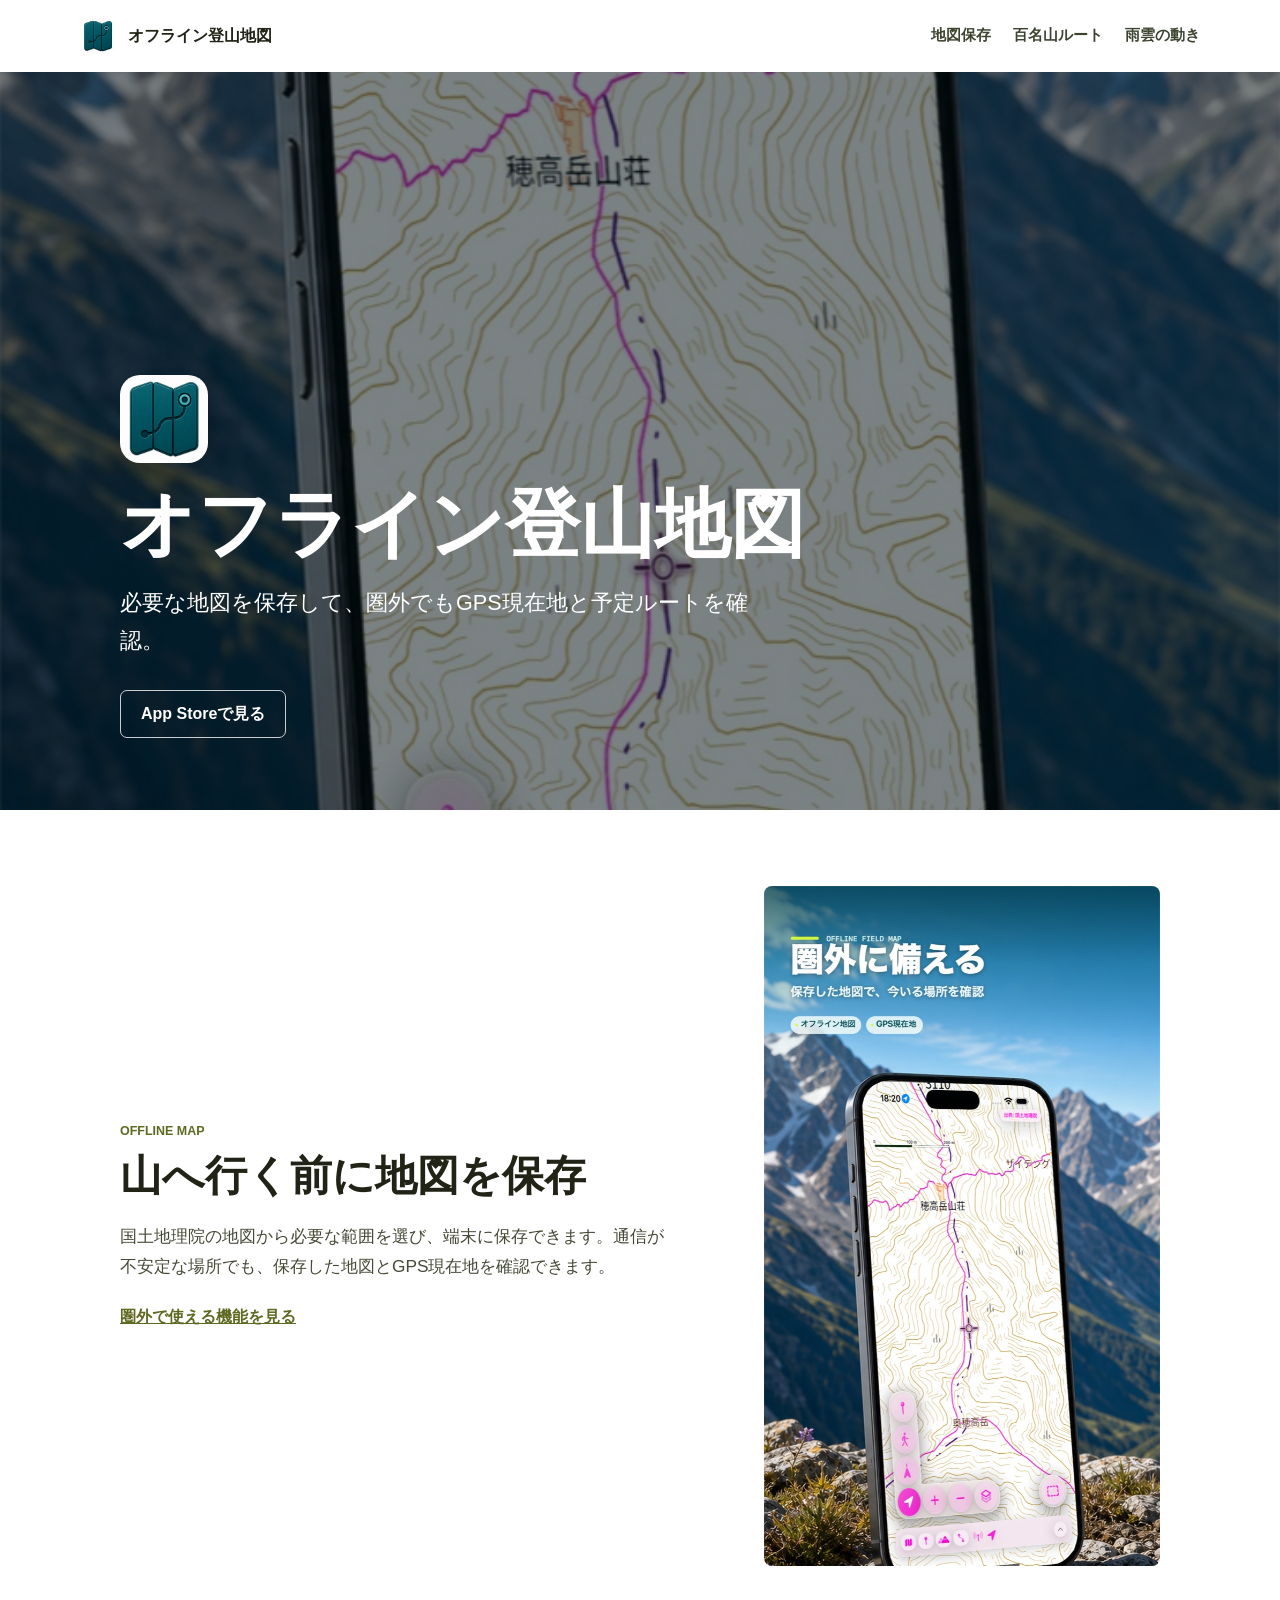
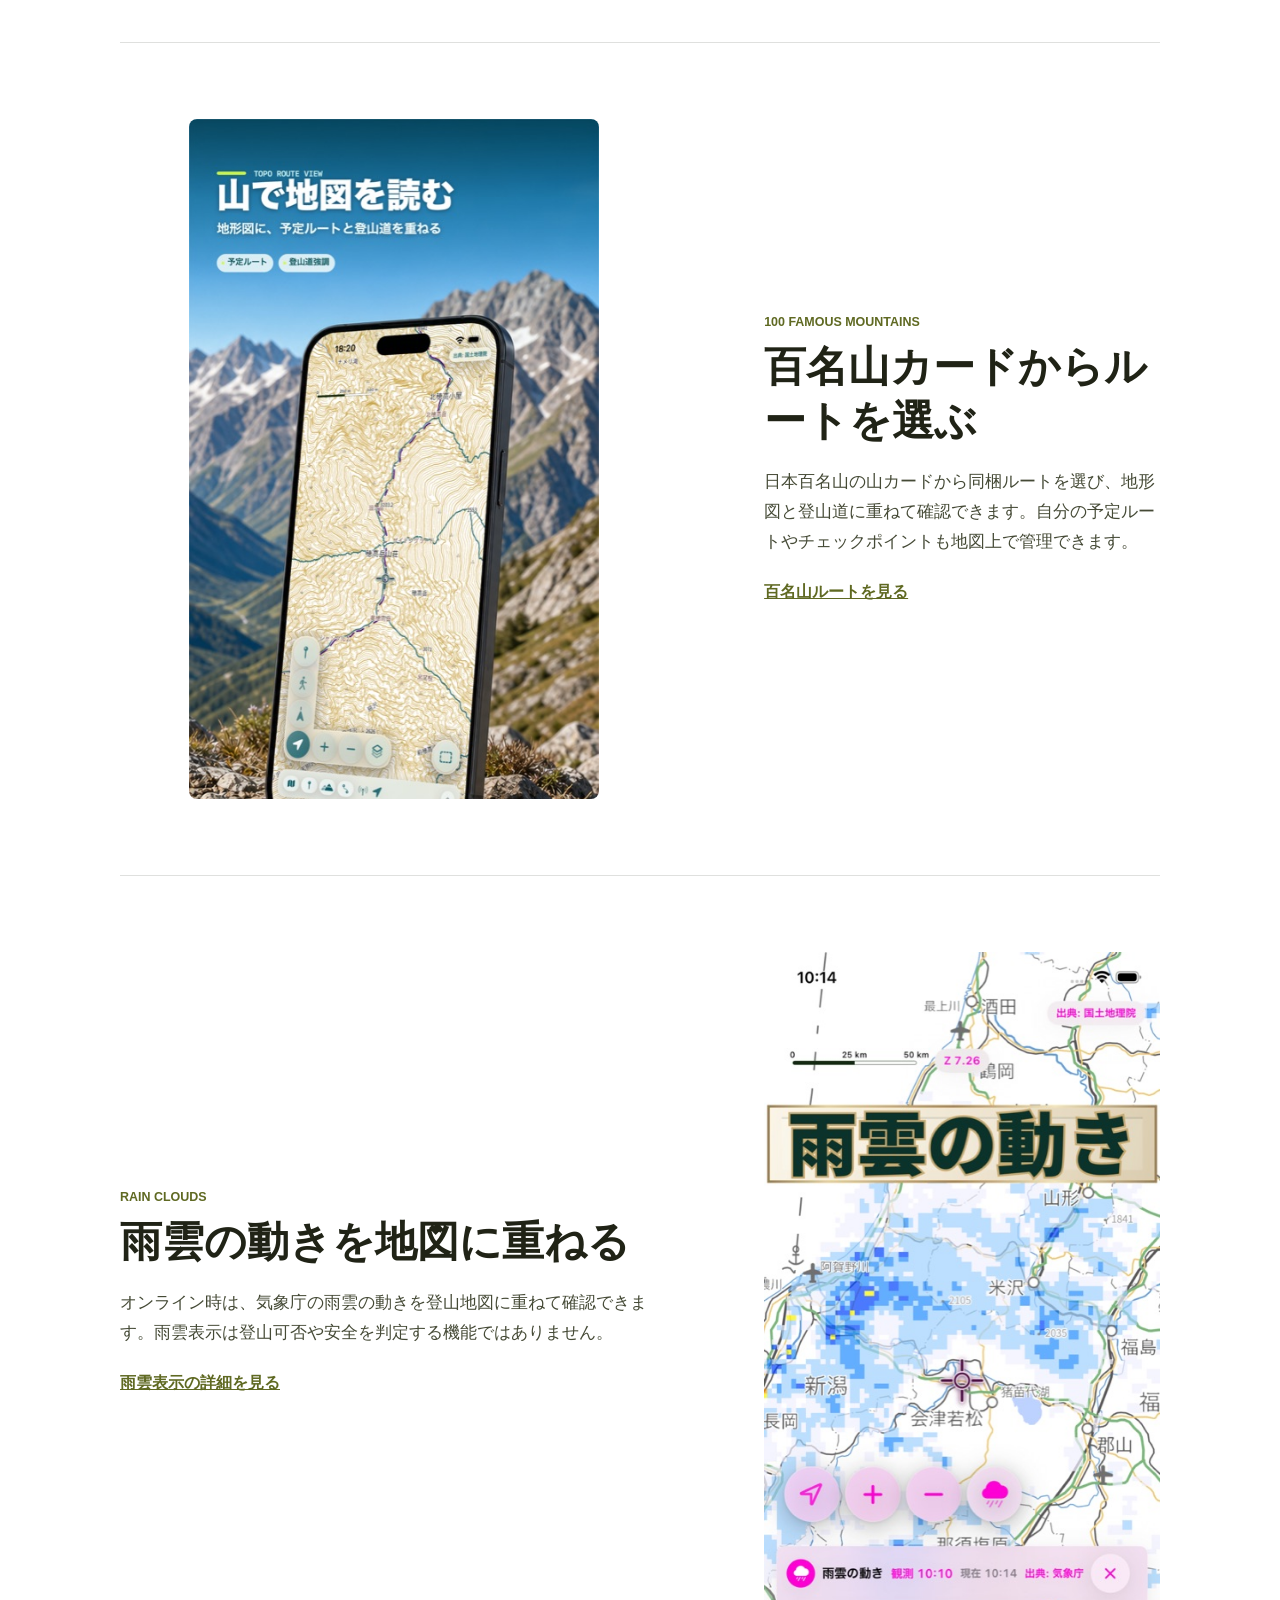
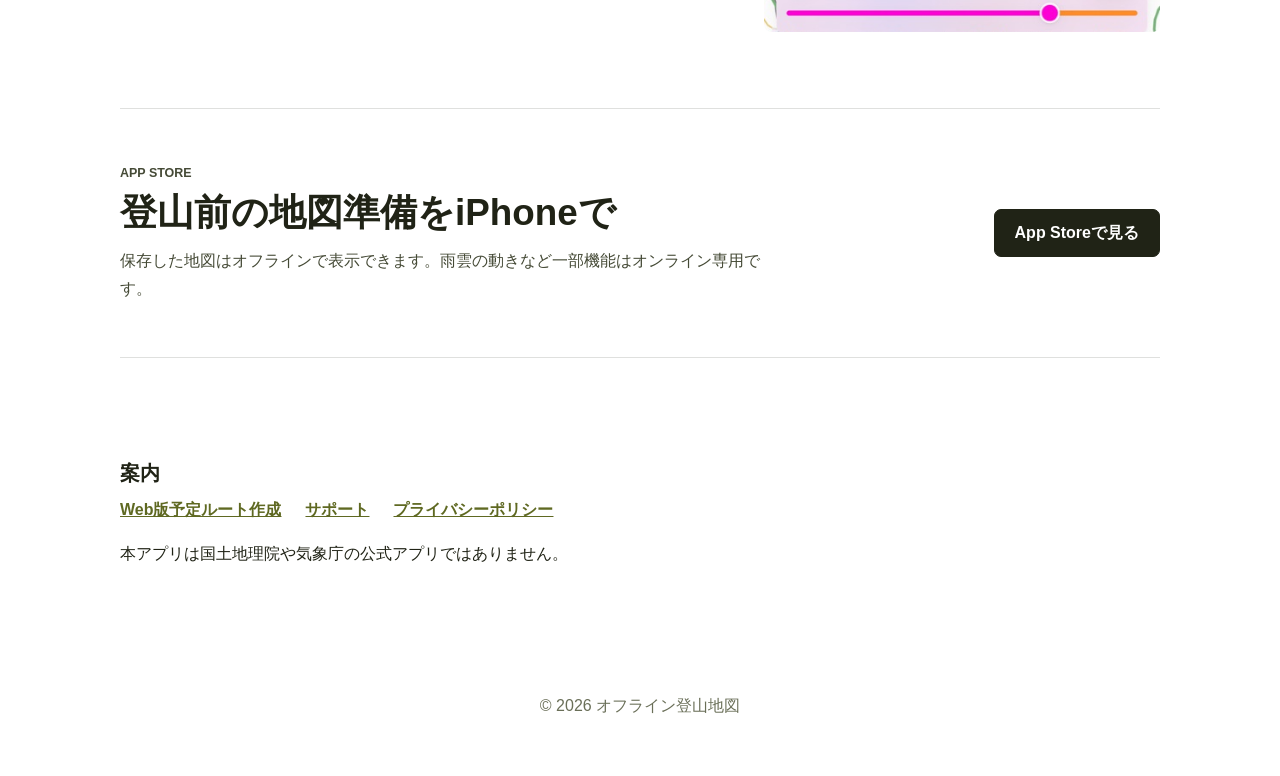
<file: docs/index.html>
<!doctype html>
<html lang="ja">
<head>
  <meta charset="utf-8">
  <meta name="viewport" content="width=device-width, initial-scale=1">
  <meta name="description" content="日本の登山地図を必要な範囲だけ保存し、圏外でもGPS現在地、予定ルート、日本百名山の同梱ルートを確認できるiPhone地図アプリです。">
  <meta name="robots" content="index,follow,max-image-preview:large">
  <meta name="theme-color" content="#0b1d26">
  <meta name="apple-itunes-app" content="app-id=6778970928, app-argument=https://apps.apple.com/jp/app/id6778970928?pt=129017864&amp;ct=web-home&amp;mt=8&amp;ppid=e49ebf47-4ab9-4e89-a070-6b8aedd1c917">
  <link rel="canonical" href="https://tenkarars.github.io/offline-japan-map-pages/">
  <meta property="og:type" content="website">
  <meta property="og:locale" content="ja_JP">
  <meta property="og:site_name" content="オフライン登山地図">
  <meta property="og:title" content="オフライン登山地図 - 圏外でもGPS現在地と予定ルートを確認">
  <meta property="og:description" content="登山前に必要な地図を保存。圏外でも保存した地図、GPS現在地、予定ルートを確認できます。">
  <meta property="og:url" content="https://tenkarars.github.io/offline-japan-map-pages/">
  <meta property="og:image" content="https://tenkarars.github.io/offline-japan-map-pages/assets/offline-hiking-map-hero.jpg">
  <title>オフライン登山地図 - 圏外でもGPS現在地と予定ルートを確認</title>
  <link rel="stylesheet" href="styles.css?v=20260719-2">
  <script type="application/ld+json">
  {
    "@context": "https://schema.org",
    "@type": "MobileApplication",
    "name": "オフライン登山地図",
    "operatingSystem": "iOS",
    "applicationCategory": "NavigationApplication",
    "description": "日本の登山地図を必要な範囲だけ保存し、圏外でもGPS現在地と予定ルートを確認できるiPhoneアプリです。",
    "image": "https://tenkarars.github.io/offline-japan-map-pages/assets/app-icon.png",
    "url": "https://tenkarars.github.io/offline-japan-map-pages/",
    "downloadUrl": "https://apps.apple.com/jp/app/id6778970928",
    "offers": {
      "@type": "Offer",
      "price": "0",
      "priceCurrency": "JPY"
    }
  }
  </script>
</head>
<body>
  <header class="product-nav">
    <a class="product-brand" href="./" aria-label="オフライン登山地図 トップ">
      <img src="assets/app-icon.png" alt="">
      <span>オフライン登山地図</span>
    </a>
    <nav aria-label="主な機能">
      <a href="offline-hiking-map/">地図保存</a>
      <a href="hyakumeizan-routes/">百名山ルート</a>
      <a href="rain-cloud-map/">雨雲の動き</a>
    </nav>
  </header>

  <main>
    <section class="product-hero" aria-labelledby="product-title">
      <div class="product-hero-shade" aria-hidden="true"></div>
      <div class="product-hero-content">
        <img class="app-icon" src="assets/app-icon.png" alt="オフライン登山地図のアプリアイコン">
        <h1 id="product-title">オフライン登山地図</h1>
        <p>必要な地図を保存して、圏外でもGPS現在地と予定ルートを確認。</p>
        <a class="app-store-link" href="https://apps.apple.com/jp/app/id6778970928?pt=129017864&amp;ct=web-home&amp;mt=8&amp;ppid=e49ebf47-4ab9-4e89-a070-6b8aedd1c917">App Storeで見る</a>
      </div>
    </section>

    <section class="feature-band" aria-labelledby="offline-title">
      <div class="feature-copy">
        <p class="eyebrow">OFFLINE MAP</p>
        <h2 id="offline-title">山へ行く前に地図を保存</h2>
        <p>国土地理院の地図から必要な範囲を選び、端末に保存できます。通信が不安定な場所でも、保存した地図とGPS現在地を確認できます。</p>
        <a class="text-link" href="offline-hiking-map/">圏外で使える機能を見る</a>
      </div>
      <img src="assets/offline-hiking-map-hero.jpg" alt="保存した登山地図とGPS現在地を表示しているアプリ画面" loading="lazy">
    </section>

    <section class="feature-band feature-band-reverse" aria-labelledby="route-title">
      <div class="feature-copy">
        <p class="eyebrow">100 FAMOUS MOUNTAINS</p>
        <h2 id="route-title">百名山カードからルートを選ぶ</h2>
        <p>日本百名山の山カードから同梱ルートを選び、地形図と登山道に重ねて確認できます。自分の予定ルートやチェックポイントも地図上で管理できます。</p>
        <a class="text-link" href="hyakumeizan-routes/">百名山ルートを見る</a>
      </div>
      <img src="assets/planned-route-map.jpg" alt="日本百名山の予定ルートと登山道を重ねた登山地図" loading="lazy">
    </section>

    <section class="feature-band" aria-labelledby="rain-title">
      <div class="feature-copy">
        <p class="eyebrow">RAIN CLOUDS</p>
        <h2 id="rain-title">雨雲の動きを地図に重ねる</h2>
        <p>オンライン時は、気象庁の雨雲の動きを登山地図に重ねて確認できます。雨雲表示は登山可否や安全を判定する機能ではありません。</p>
        <a class="text-link" href="rain-cloud-map/">雨雲表示の詳細を見る</a>
      </div>
      <img src="assets/rain-cloud-map.jpg" alt="気象庁の雨雲の動きを地図に重ねたアプリ画面" loading="lazy">
    </section>

    <section class="download-band" aria-labelledby="download-title">
      <div>
        <p class="eyebrow">APP STORE</p>
        <h2 id="download-title">登山前の地図準備をiPhoneで</h2>
        <p>保存した地図はオフラインで表示できます。雨雲の動きなど一部機能はオンライン専用です。</p>
      </div>
      <a class="app-store-link app-store-link-dark" href="https://apps.apple.com/jp/app/id6778970928?pt=129017864&amp;ct=web-home&amp;mt=8&amp;ppid=e49ebf47-4ab9-4e89-a070-6b8aedd1c917">App Storeで見る</a>
    </section>

    <section class="product-links" aria-labelledby="links-title">
      <h2 id="links-title">案内</h2>
      <nav aria-label="関連ページ">
        <a href="route-planner/">Web版予定ルート作成</a>
        <a href="support/">サポート</a>
        <a href="privacy/">プライバシーポリシー</a>
      </nav>
      <p>本アプリは国土地理院や気象庁の公式アプリではありません。</p>
    </section>
  </main>

  <footer class="product-footer">
    <p>© 2026 オフライン登山地図</p>
  </footer>
</body>
</html>
</file>
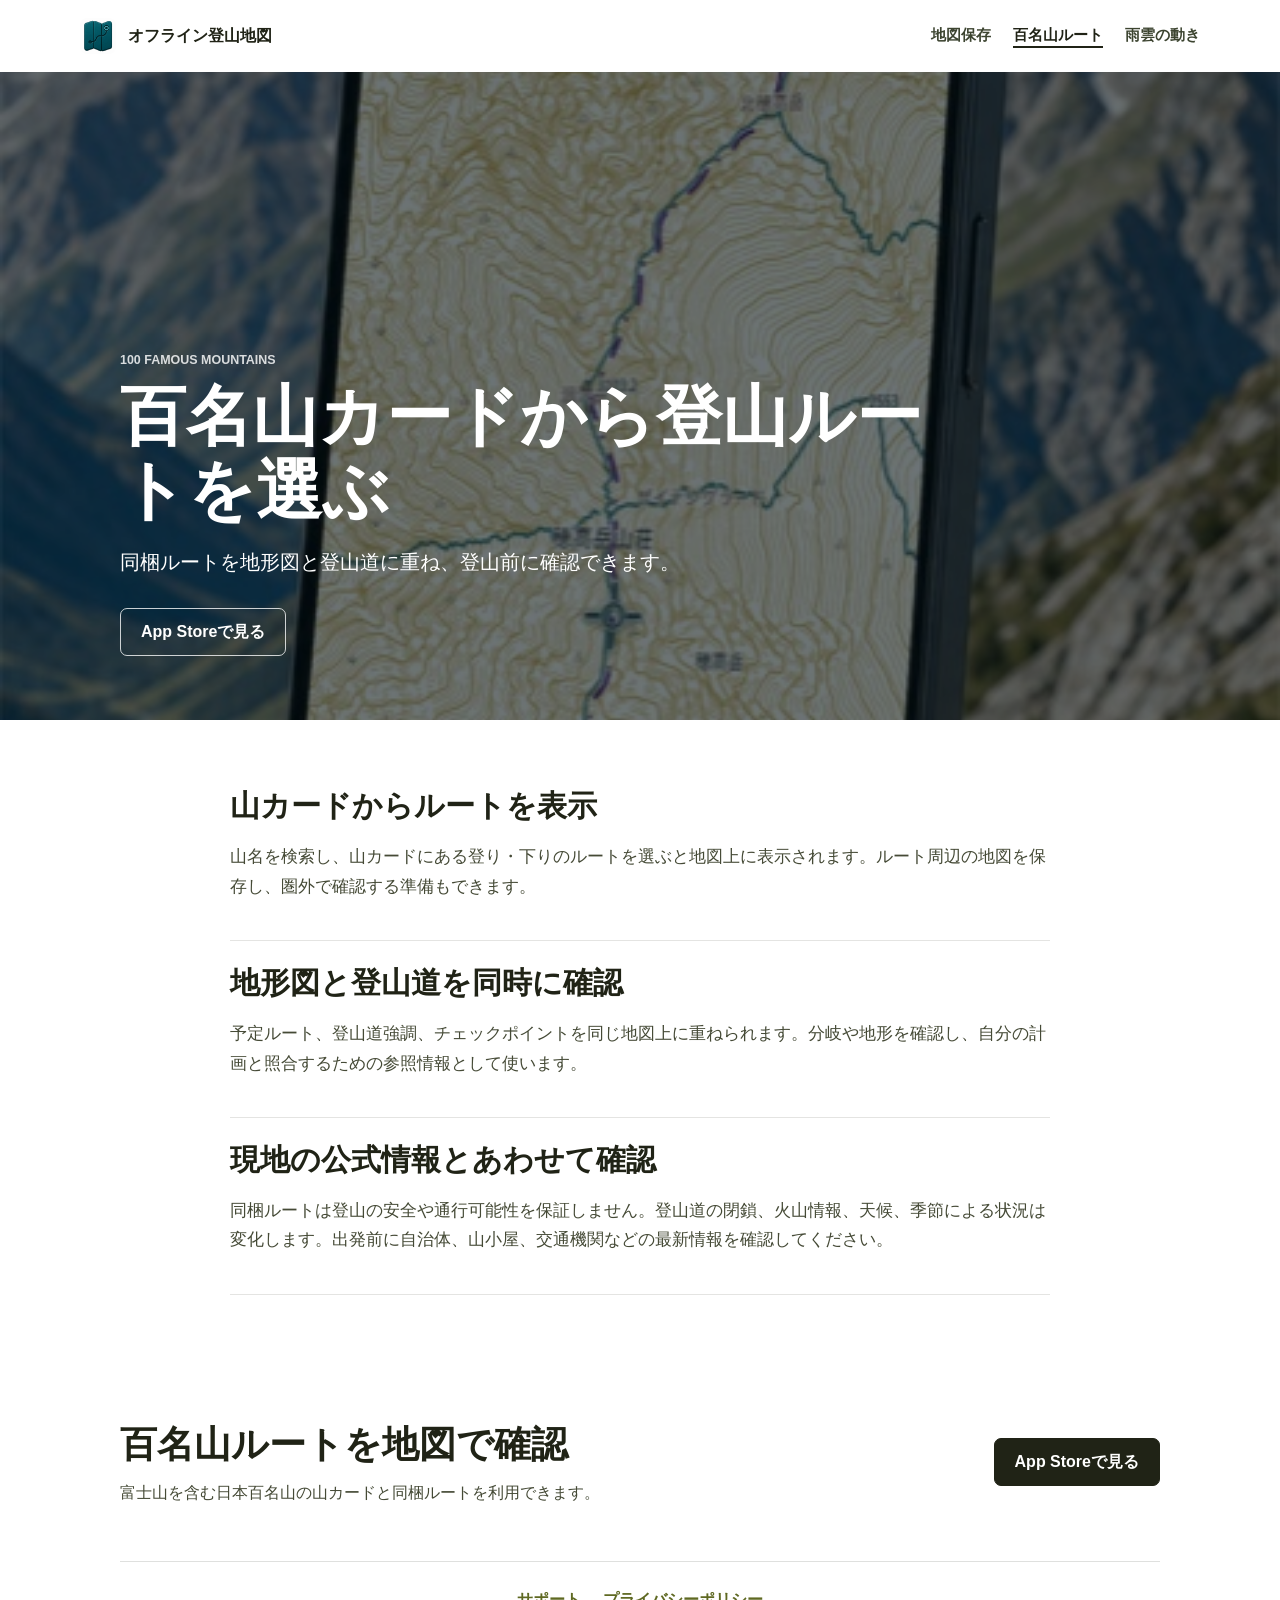
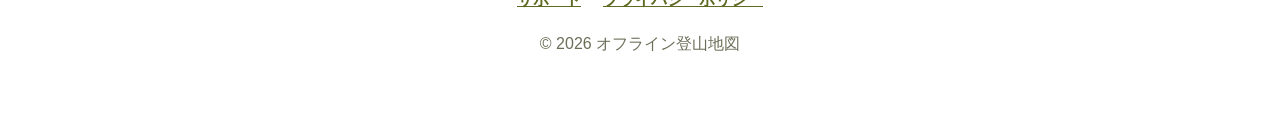
<file: docs/hyakumeizan-routes/index.html>
<!doctype html>
<html lang="ja">
<head>
  <meta charset="utf-8">
  <meta name="viewport" content="width=device-width, initial-scale=1">
  <meta name="description" content="日本百名山の山カードから登山ルートを選び、国土地理院の地形図、登山道、チェックポイントと重ねて確認できるiPhone登山地図アプリです。">
  <meta name="robots" content="index,follow,max-image-preview:large">
  <meta name="theme-color" content="#0b1d26">
  <meta name="apple-itunes-app" content="app-id=6778970928, app-argument=https://apps.apple.com/jp/app/id6778970928?pt=129017864&amp;ct=web-hyakumeizan&amp;mt=8&amp;ppid=5a85a54e-a1a4-4ef5-a827-214cc00b83c2">
  <link rel="canonical" href="https://tenkarars.github.io/offline-japan-map-pages/hyakumeizan-routes/">
  <meta property="og:type" content="article">
  <meta property="og:locale" content="ja_JP">
  <meta property="og:site_name" content="オフライン登山地図">
  <meta property="og:title" content="日本百名山の登山ルートを地形図で確認">
  <meta property="og:description" content="山カードからルートを選び、登山道やチェックポイントと重ねて確認できます。">
  <meta property="og:url" content="https://tenkarars.github.io/offline-japan-map-pages/hyakumeizan-routes/">
  <meta property="og:image" content="https://tenkarars.github.io/offline-japan-map-pages/assets/planned-route-map.jpg">
  <title>日本百名山の登山ルートを地形図で確認 - オフライン登山地図</title>
  <link rel="stylesheet" href="../styles.css?v=20260719-2">
</head>
<body>
  <header class="product-nav">
    <a class="product-brand" href="../" aria-label="オフライン登山地図 トップ">
      <img src="../assets/app-icon.png" alt="">
      <span>オフライン登山地図</span>
    </a>
    <nav aria-label="主な機能">
      <a href="../offline-hiking-map/">地図保存</a>
      <a aria-current="page" href="./">百名山ルート</a>
      <a href="../rain-cloud-map/">雨雲の動き</a>
    </nav>
  </header>

  <main>
    <section class="feature-page-hero feature-page-hero-route" aria-labelledby="page-title">
      <div class="feature-page-shade" aria-hidden="true"></div>
      <div class="feature-page-hero-content">
        <p class="eyebrow eyebrow-light">100 FAMOUS MOUNTAINS</p>
        <h1 id="page-title">百名山カードから登山ルートを選ぶ</h1>
        <p>同梱ルートを地形図と登山道に重ね、登山前に確認できます。</p>
        <a class="app-store-link" href="https://apps.apple.com/jp/app/id6778970928?pt=129017864&amp;ct=web-hyakumeizan&amp;mt=8&amp;ppid=5a85a54e-a1a4-4ef5-a827-214cc00b83c2">App Storeで見る</a>
      </div>
    </section>

    <article class="feature-article">
      <section aria-labelledby="choose-title">
        <h2 id="choose-title">山カードからルートを表示</h2>
        <p>山名を検索し、山カードにある登り・下りのルートを選ぶと地図上に表示されます。ルート周辺の地図を保存し、圏外で確認する準備もできます。</p>
      </section>

      <section aria-labelledby="compare-title">
        <h2 id="compare-title">地形図と登山道を同時に確認</h2>
        <p>予定ルート、登山道強調、チェックポイントを同じ地図上に重ねられます。分岐や地形を確認し、自分の計画と照合するための参照情報として使います。</p>
      </section>

      <section aria-labelledby="responsibility-title">
        <h2 id="responsibility-title">現地の公式情報とあわせて確認</h2>
        <p>同梱ルートは登山の安全や通行可能性を保証しません。登山道の閉鎖、火山情報、天候、季節による状況は変化します。出発前に自治体、山小屋、交通機関などの最新情報を確認してください。</p>
      </section>
    </article>

    <section class="download-band" aria-labelledby="download-title">
      <div>
        <h2 id="download-title">百名山ルートを地図で確認</h2>
        <p>富士山を含む日本百名山の山カードと同梱ルートを利用できます。</p>
      </div>
      <a class="app-store-link app-store-link-dark" href="https://apps.apple.com/jp/app/id6778970928?pt=129017864&amp;ct=web-hyakumeizan&amp;mt=8&amp;ppid=5a85a54e-a1a4-4ef5-a827-214cc00b83c2">App Storeで見る</a>
    </section>
  </main>

  <footer class="product-footer">
    <nav aria-label="関連ページ">
      <a href="../support/">サポート</a>
      <a href="../privacy/">プライバシーポリシー</a>
    </nav>
    <p>© 2026 オフライン登山地図</p>
  </footer>
</body>
</html>
</file>
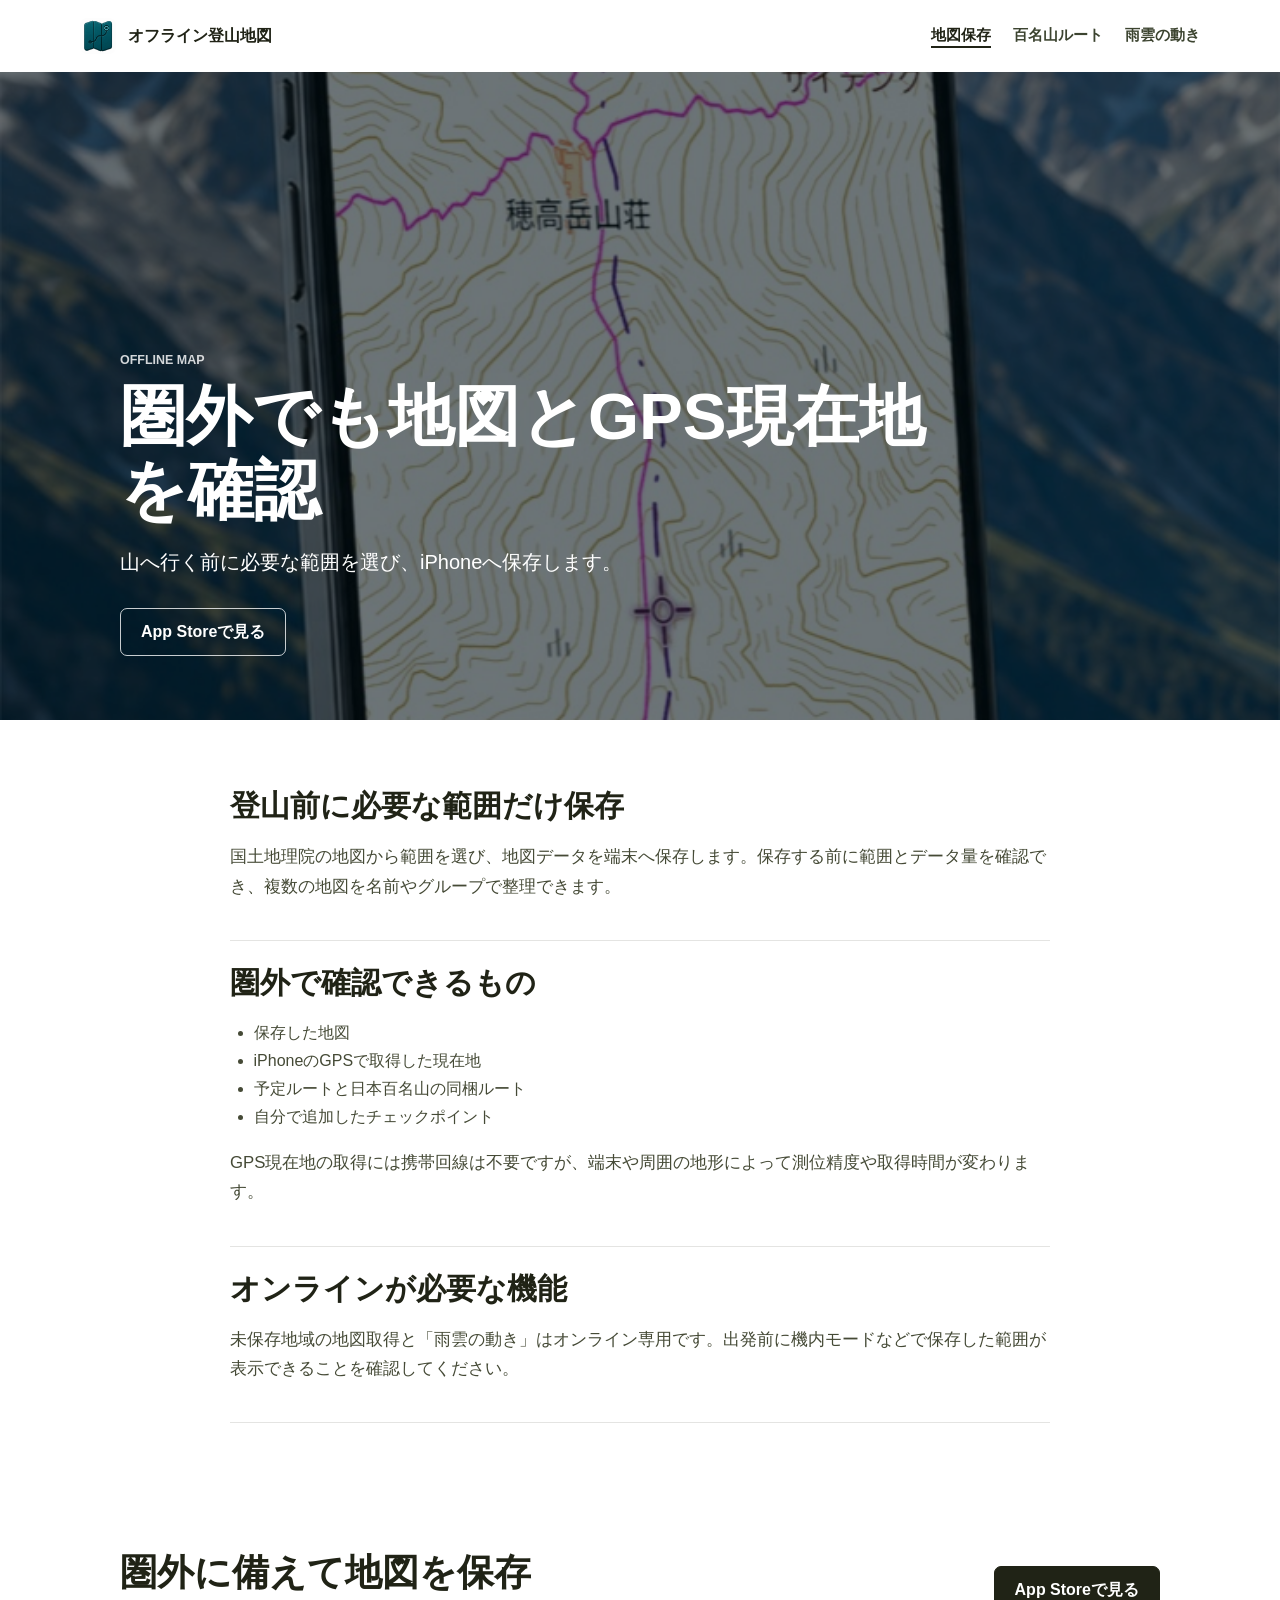
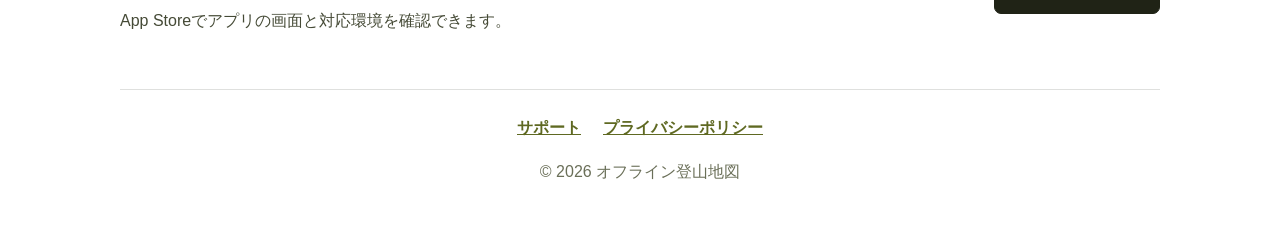
<file: docs/offline-hiking-map/index.html>
<!doctype html>
<html lang="ja">
<head>
  <meta charset="utf-8">
  <meta name="viewport" content="width=device-width, initial-scale=1">
  <meta name="description" content="登山前に国土地理院の地図をiPhoneへ保存し、圏外でも地図、GPS現在地、予定ルート、チェックポイントを確認できます。">
  <meta name="robots" content="index,follow,max-image-preview:large">
  <meta name="theme-color" content="#0b1d26">
  <meta name="apple-itunes-app" content="app-id=6778970928, app-argument=https://apps.apple.com/jp/app/id6778970928?pt=129017864&amp;ct=web-offline-map&amp;mt=8&amp;ppid=e49ebf47-4ab9-4e89-a070-6b8aedd1c917">
  <link rel="canonical" href="https://tenkarars.github.io/offline-japan-map-pages/offline-hiking-map/">
  <meta property="og:type" content="article">
  <meta property="og:locale" content="ja_JP">
  <meta property="og:site_name" content="オフライン登山地図">
  <meta property="og:title" content="圏外でも使える登山地図とGPS現在地">
  <meta property="og:description" content="必要な地図を登山前に保存し、圏外でも地図、GPS現在地、予定ルートを確認。">
  <meta property="og:url" content="https://tenkarars.github.io/offline-japan-map-pages/offline-hiking-map/">
  <meta property="og:image" content="https://tenkarars.github.io/offline-japan-map-pages/assets/offline-hiking-map-hero.jpg">
  <title>圏外でも使える登山地図とGPS現在地 - オフライン登山地図</title>
  <link rel="stylesheet" href="../styles.css?v=20260719-2">
</head>
<body>
  <header class="product-nav">
    <a class="product-brand" href="../" aria-label="オフライン登山地図 トップ">
      <img src="../assets/app-icon.png" alt="">
      <span>オフライン登山地図</span>
    </a>
    <nav aria-label="主な機能">
      <a aria-current="page" href="./">地図保存</a>
      <a href="../hyakumeizan-routes/">百名山ルート</a>
      <a href="../rain-cloud-map/">雨雲の動き</a>
    </nav>
  </header>

  <main>
    <section class="feature-page-hero feature-page-hero-offline" aria-labelledby="page-title">
      <div class="feature-page-shade" aria-hidden="true"></div>
      <div class="feature-page-hero-content">
        <p class="eyebrow eyebrow-light">OFFLINE MAP</p>
        <h1 id="page-title">圏外でも地図とGPS現在地を確認</h1>
        <p>山へ行く前に必要な範囲を選び、iPhoneへ保存します。</p>
        <a class="app-store-link" href="https://apps.apple.com/jp/app/id6778970928?pt=129017864&amp;ct=web-offline-map&amp;mt=8&amp;ppid=e49ebf47-4ab9-4e89-a070-6b8aedd1c917">App Storeで見る</a>
      </div>
    </section>

    <article class="feature-article">
      <section aria-labelledby="prepare-title">
        <h2 id="prepare-title">登山前に必要な範囲だけ保存</h2>
        <p>国土地理院の地図から範囲を選び、地図データを端末へ保存します。保存する前に範囲とデータ量を確認でき、複数の地図を名前やグループで整理できます。</p>
      </section>

      <section aria-labelledby="offline-use-title">
        <h2 id="offline-use-title">圏外で確認できるもの</h2>
        <ul class="feature-list">
          <li>保存した地図</li>
          <li>iPhoneのGPSで取得した現在地</li>
          <li>予定ルートと日本百名山の同梱ルート</li>
          <li>自分で追加したチェックポイント</li>
        </ul>
        <p>GPS現在地の取得には携帯回線は不要ですが、端末や周囲の地形によって測位精度や取得時間が変わります。</p>
      </section>

      <section aria-labelledby="online-title">
        <h2 id="online-title">オンラインが必要な機能</h2>
        <p>未保存地域の地図取得と「雨雲の動き」はオンライン専用です。出発前に機内モードなどで保存した範囲が表示できることを確認してください。</p>
      </section>
    </article>

    <section class="download-band" aria-labelledby="download-title">
      <div>
        <h2 id="download-title">圏外に備えて地図を保存</h2>
        <p>App Storeでアプリの画面と対応環境を確認できます。</p>
      </div>
      <a class="app-store-link app-store-link-dark" href="https://apps.apple.com/jp/app/id6778970928?pt=129017864&amp;ct=web-offline-map&amp;mt=8&amp;ppid=e49ebf47-4ab9-4e89-a070-6b8aedd1c917">App Storeで見る</a>
    </section>
  </main>

  <footer class="product-footer">
    <nav aria-label="関連ページ">
      <a href="../support/">サポート</a>
      <a href="../privacy/">プライバシーポリシー</a>
    </nav>
    <p>© 2026 オフライン登山地図</p>
  </footer>
</body>
</html>
</file>
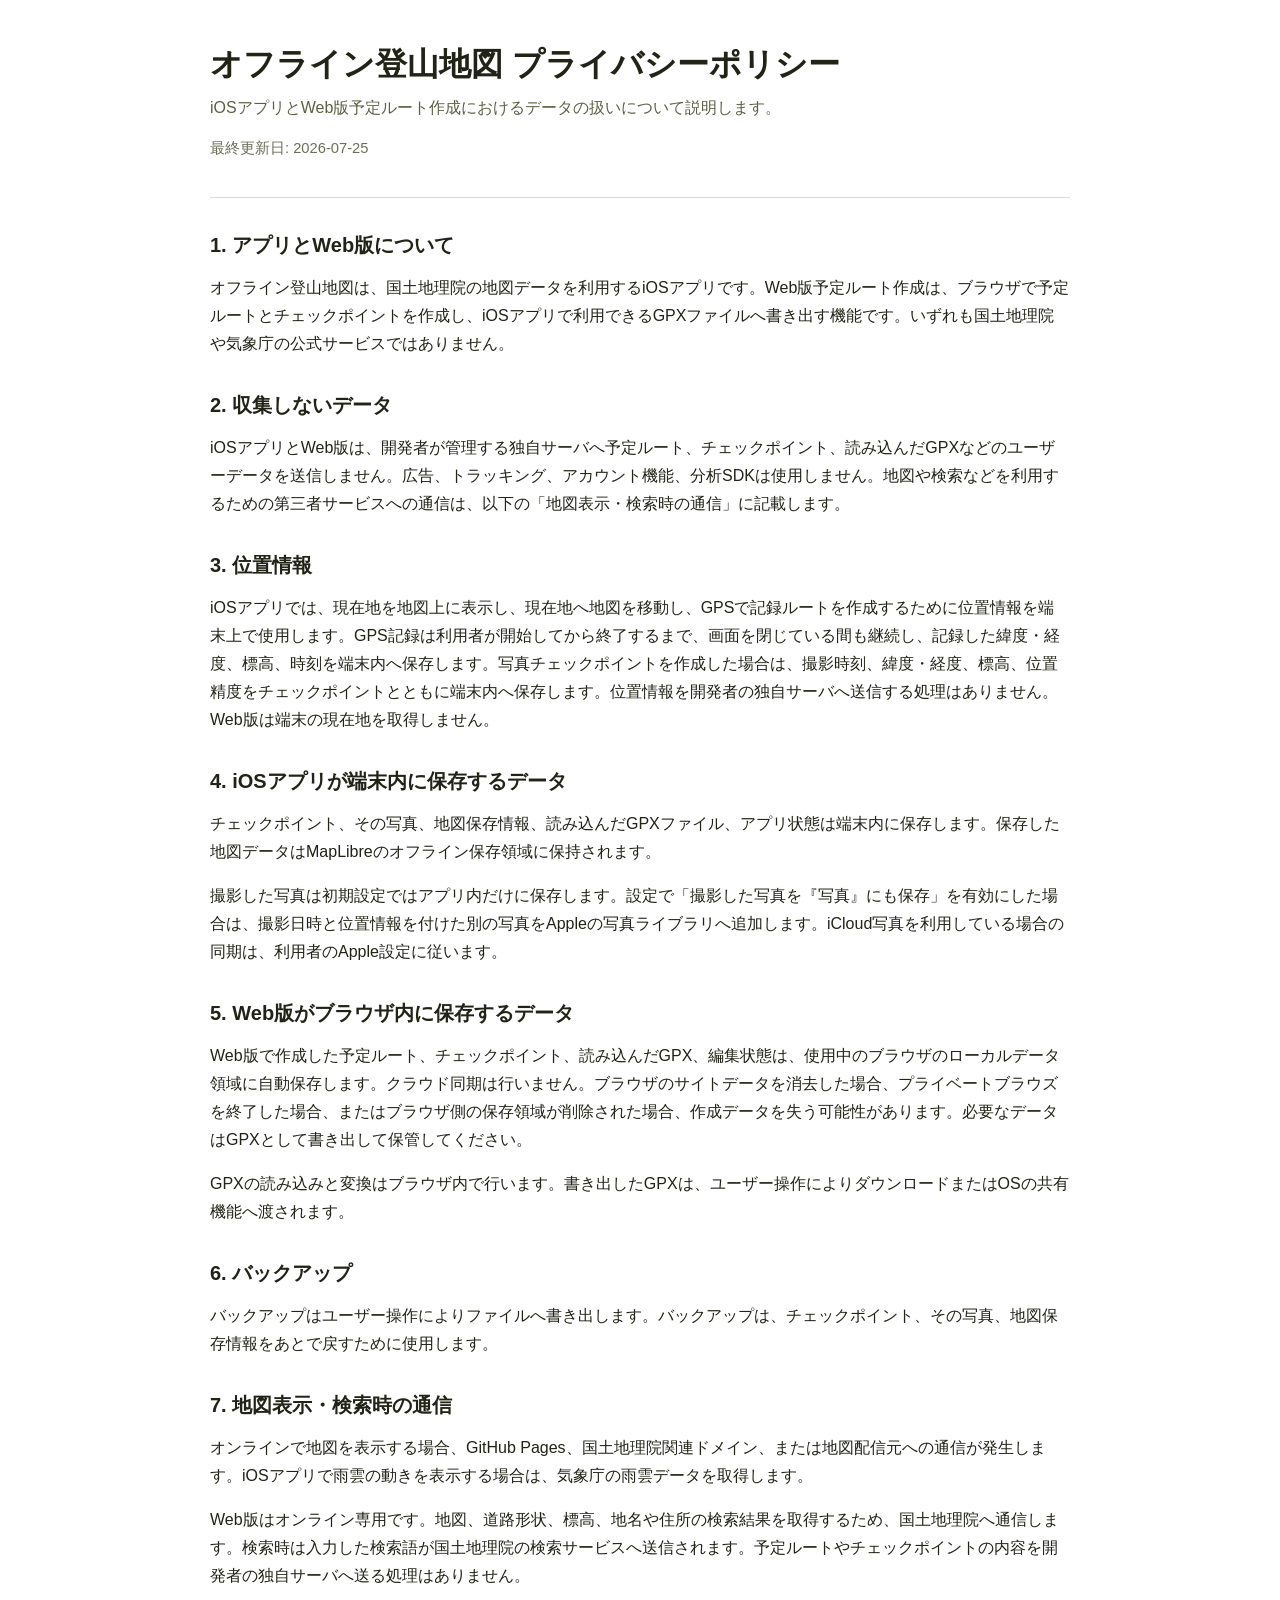
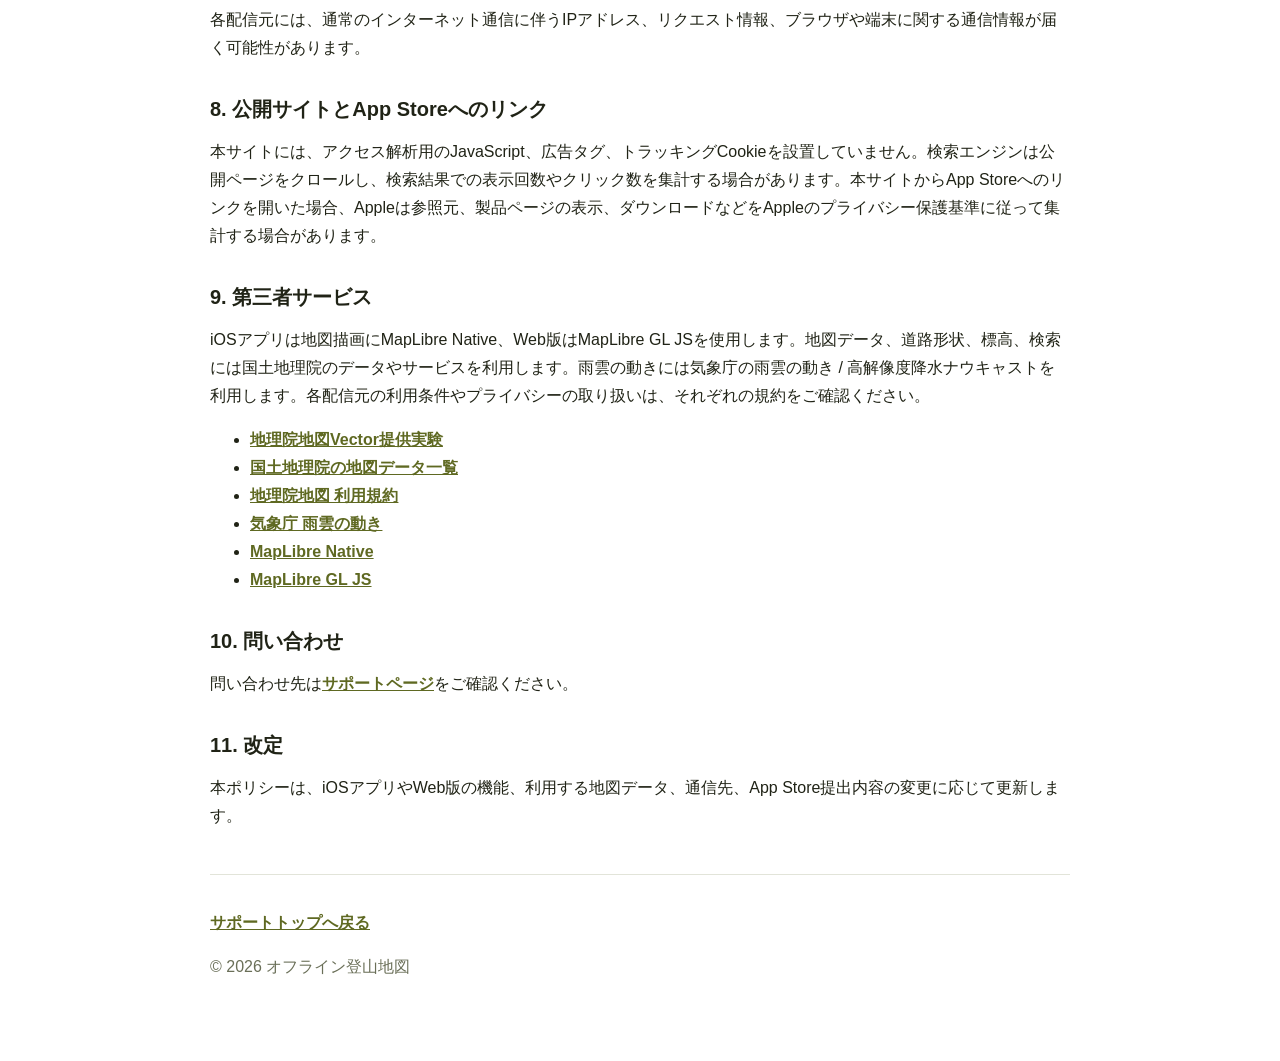
<file: docs/privacy/index.html>
<!doctype html>
<html lang="ja">
<head>
  <meta http-equiv="Content-Type" content="text/html; charset=utf-8">
  <meta name="viewport" content="width=device-width, initial-scale=1">
  <meta name="description" content="オフライン登山地図のプライバシーポリシー。位置情報、保存データ、通信、公開サイトでのデータの扱いを説明します。">
  <meta name="robots" content="index,follow">
  <link rel="canonical" href="https://tenkarars.github.io/offline-japan-map-pages/privacy/">
  <title>オフライン登山地図 プライバシーポリシー</title>
  <link rel="stylesheet" type="text/css" href="../styles.css?v=20260719-2">
</head>
<body>
  <div class="page">
    <div class="site-header">
      <h1>オフライン登山地図 プライバシーポリシー</h1>
      <p class="lead">iOSアプリとWeb版予定ルート作成におけるデータの扱いについて説明します。</p>
      <p class="meta">最終更新日: 2026-07-25</p>
    </div>

    <div class="section">
      <h2>1. アプリとWeb版について</h2>
      <p>オフライン登山地図は、国土地理院の地図データを利用するiOSアプリです。Web版予定ルート作成は、ブラウザで予定ルートとチェックポイントを作成し、iOSアプリで利用できるGPXファイルへ書き出す機能です。いずれも国土地理院や気象庁の公式サービスではありません。</p>
    </div>

    <div class="section">
      <h2>2. 収集しないデータ</h2>
      <p>iOSアプリとWeb版は、開発者が管理する独自サーバへ予定ルート、チェックポイント、読み込んだGPXなどのユーザーデータを送信しません。広告、トラッキング、アカウント機能、分析SDKは使用しません。地図や検索などを利用するための第三者サービスへの通信は、以下の「地図表示・検索時の通信」に記載します。</p>
    </div>

    <div class="section">
      <h2>3. 位置情報</h2>
      <p>iOSアプリでは、現在地を地図上に表示し、現在地へ地図を移動し、GPSで記録ルートを作成するために位置情報を端末上で使用します。GPS記録は利用者が開始してから終了するまで、画面を閉じている間も継続し、記録した緯度・経度、標高、時刻を端末内へ保存します。写真チェックポイントを作成した場合は、撮影時刻、緯度・経度、標高、位置精度をチェックポイントとともに端末内へ保存します。位置情報を開発者の独自サーバへ送信する処理はありません。Web版は端末の現在地を取得しません。</p>
    </div>

    <div class="section">
      <h2>4. iOSアプリが端末内に保存するデータ</h2>
      <p>チェックポイント、その写真、地図保存情報、読み込んだGPXファイル、アプリ状態は端末内に保存します。保存した地図データはMapLibreのオフライン保存領域に保持されます。</p>
      <p>撮影した写真は初期設定ではアプリ内だけに保存します。設定で「撮影した写真を『写真』にも保存」を有効にした場合は、撮影日時と位置情報を付けた別の写真をAppleの写真ライブラリへ追加します。iCloud写真を利用している場合の同期は、利用者のApple設定に従います。</p>
    </div>

    <div class="section">
      <h2>5. Web版がブラウザ内に保存するデータ</h2>
      <p>Web版で作成した予定ルート、チェックポイント、読み込んだGPX、編集状態は、使用中のブラウザのローカルデータ領域に自動保存します。クラウド同期は行いません。ブラウザのサイトデータを消去した場合、プライベートブラウズを終了した場合、またはブラウザ側の保存領域が削除された場合、作成データを失う可能性があります。必要なデータはGPXとして書き出して保管してください。</p>
      <p>GPXの読み込みと変換はブラウザ内で行います。書き出したGPXは、ユーザー操作によりダウンロードまたはOSの共有機能へ渡されます。</p>
    </div>

    <div class="section">
      <h2>6. バックアップ</h2>
      <p>バックアップはユーザー操作によりファイルへ書き出します。バックアップは、チェックポイント、その写真、地図保存情報をあとで戻すために使用します。</p>
    </div>

    <div class="section">
      <h2>7. 地図表示・検索時の通信</h2>
      <p>オンラインで地図を表示する場合、GitHub Pages、国土地理院関連ドメイン、または地図配信元への通信が発生します。iOSアプリで雨雲の動きを表示する場合は、気象庁の雨雲データを取得します。</p>
      <p>Web版はオンライン専用です。地図、道路形状、標高、地名や住所の検索結果を取得するため、国土地理院へ通信します。検索時は入力した検索語が国土地理院の検索サービスへ送信されます。予定ルートやチェックポイントの内容を開発者の独自サーバへ送る処理はありません。</p>
      <p>各配信元には、通常のインターネット通信に伴うIPアドレス、リクエスト情報、ブラウザや端末に関する通信情報が届く可能性があります。</p>
    </div>

    <div class="section">
      <h2>8. 公開サイトとApp Storeへのリンク</h2>
      <p>本サイトには、アクセス解析用のJavaScript、広告タグ、トラッキングCookieを設置していません。検索エンジンは公開ページをクロールし、検索結果での表示回数やクリック数を集計する場合があります。本サイトからApp Storeへのリンクを開いた場合、Appleは参照元、製品ページの表示、ダウンロードなどをAppleのプライバシー保護基準に従って集計する場合があります。</p>
    </div>

    <div class="section">
      <h2>9. 第三者サービス</h2>
      <p>iOSアプリは地図描画にMapLibre Native、Web版はMapLibre GL JSを使用します。地図データ、道路形状、標高、検索には国土地理院のデータやサービスを利用します。雨雲の動きには気象庁の雨雲の動き / 高解像度降水ナウキャストを利用します。各配信元の利用条件やプライバシーの取り扱いは、それぞれの規約をご確認ください。</p>
      <ul>
        <li><a href="https://github.com/gsi-cyberjapan/gsimaps-vector-experiment">地理院地図Vector提供実験</a></li>
        <li><a href="https://maps.gsi.go.jp/development/ichiran.html">国土地理院の地図データ一覧</a></li>
        <li><a href="https://maps.gsi.go.jp/help/termsofuse.html">地理院地図 利用規約</a></li>
        <li><a href="https://www.jma.go.jp/bosai/nowc/">気象庁 雨雲の動き</a></li>
        <li><a href="https://github.com/maplibre/maplibre-native">MapLibre Native</a></li>
        <li><a href="https://github.com/maplibre/maplibre-gl-js">MapLibre GL JS</a></li>
      </ul>
    </div>

    <div class="section">
      <h2>10. 問い合わせ</h2>
      <p>問い合わせ先は<a href="../support/">サポートページ</a>をご確認ください。</p>
    </div>

    <div class="section">
      <h2>11. 改定</h2>
      <p>本ポリシーは、iOSアプリやWeb版の機能、利用する地図データ、通信先、App Store提出内容の変更に応じて更新します。</p>
    </div>

    <div class="site-footer">
      <p><a href="../">サポートトップへ戻る</a></p>
      <p>© 2026 オフライン登山地図</p>
    </div>
  </div>
</body>
</html>
</file>
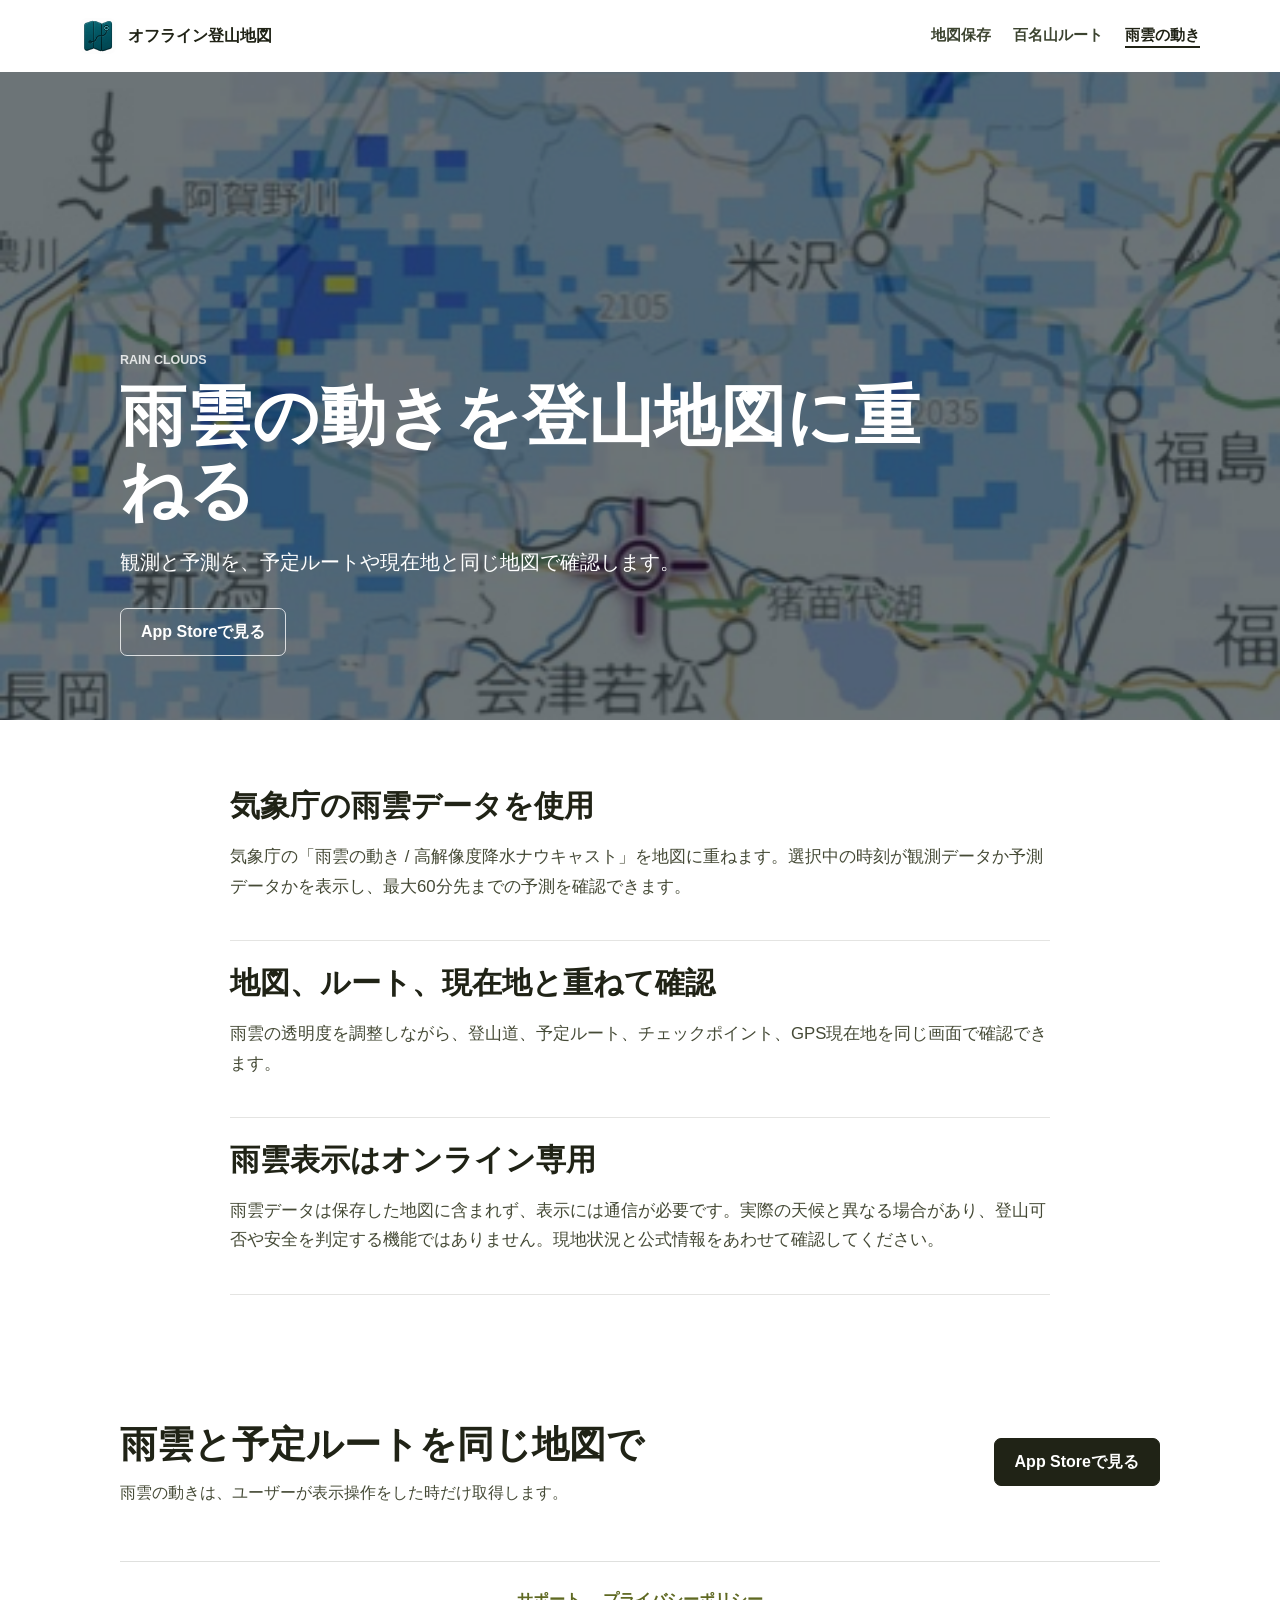
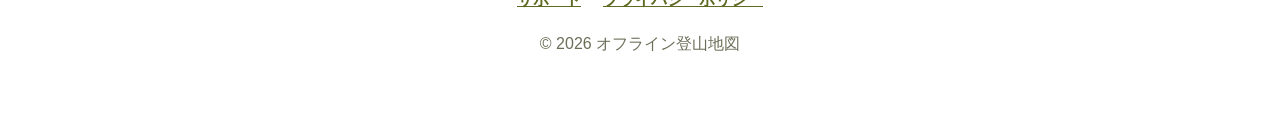
<file: docs/rain-cloud-map/index.html>
<!doctype html>
<html lang="ja">
<head>
  <meta charset="utf-8">
  <meta name="viewport" content="width=device-width, initial-scale=1">
  <meta name="description" content="気象庁の雨雲の動きと最大60分先までの予測を、iPhoneの登山地図、予定ルート、現在地に重ねて確認できます。雨雲表示はオンライン専用です。">
  <meta name="robots" content="index,follow,max-image-preview:large">
  <meta name="theme-color" content="#0b1d26">
  <meta name="apple-itunes-app" content="app-id=6778970928, app-argument=https://apps.apple.com/jp/app/id6778970928?pt=129017864&amp;ct=web-rain-cloud&amp;mt=8&amp;ppid=fced4305-f999-435a-a28d-9326b55bb4d0">
  <link rel="canonical" href="https://tenkarars.github.io/offline-japan-map-pages/rain-cloud-map/">
  <meta property="og:type" content="article">
  <meta property="og:locale" content="ja_JP">
  <meta property="og:site_name" content="オフライン登山地図">
  <meta property="og:title" content="気象庁の雨雲の動きを登山地図に重ねる">
  <meta property="og:description" content="観測と最大60分先までの予測を、予定ルートや現在地と同じ地図で確認。">
  <meta property="og:url" content="https://tenkarars.github.io/offline-japan-map-pages/rain-cloud-map/">
  <meta property="og:image" content="https://tenkarars.github.io/offline-japan-map-pages/assets/rain-cloud-map.jpg">
  <title>気象庁の雨雲の動きを登山地図に重ねる - オフライン登山地図</title>
  <link rel="stylesheet" href="../styles.css?v=20260719-2">
</head>
<body>
  <header class="product-nav">
    <a class="product-brand" href="../" aria-label="オフライン登山地図 トップ">
      <img src="../assets/app-icon.png" alt="">
      <span>オフライン登山地図</span>
    </a>
    <nav aria-label="主な機能">
      <a href="../offline-hiking-map/">地図保存</a>
      <a href="../hyakumeizan-routes/">百名山ルート</a>
      <a aria-current="page" href="./">雨雲の動き</a>
    </nav>
  </header>

  <main>
    <section class="feature-page-hero feature-page-hero-rain" aria-labelledby="page-title">
      <div class="feature-page-shade" aria-hidden="true"></div>
      <div class="feature-page-hero-content">
        <p class="eyebrow eyebrow-light">RAIN CLOUDS</p>
        <h1 id="page-title">雨雲の動きを登山地図に重ねる</h1>
        <p>観測と予測を、予定ルートや現在地と同じ地図で確認します。</p>
        <a class="app-store-link" href="https://apps.apple.com/jp/app/id6778970928?pt=129017864&amp;ct=web-rain-cloud&amp;mt=8&amp;ppid=fced4305-f999-435a-a28d-9326b55bb4d0">App Storeで見る</a>
      </div>
    </section>

    <article class="feature-article">
      <section aria-labelledby="data-title">
        <h2 id="data-title">気象庁の雨雲データを使用</h2>
        <p>気象庁の「雨雲の動き / 高解像度降水ナウキャスト」を地図に重ねます。選択中の時刻が観測データか予測データかを表示し、最大60分先までの予測を確認できます。</p>
      </section>

      <section aria-labelledby="overlay-title">
        <h2 id="overlay-title">地図、ルート、現在地と重ねて確認</h2>
        <p>雨雲の透明度を調整しながら、登山道、予定ルート、チェックポイント、GPS現在地を同じ画面で確認できます。</p>
      </section>

      <section aria-labelledby="limit-title">
        <h2 id="limit-title">雨雲表示はオンライン専用</h2>
        <p>雨雲データは保存した地図に含まれず、表示には通信が必要です。実際の天候と異なる場合があり、登山可否や安全を判定する機能ではありません。現地状況と公式情報をあわせて確認してください。</p>
      </section>
    </article>

    <section class="download-band" aria-labelledby="download-title">
      <div>
        <h2 id="download-title">雨雲と予定ルートを同じ地図で</h2>
        <p>雨雲の動きは、ユーザーが表示操作をした時だけ取得します。</p>
      </div>
      <a class="app-store-link app-store-link-dark" href="https://apps.apple.com/jp/app/id6778970928?pt=129017864&amp;ct=web-rain-cloud&amp;mt=8&amp;ppid=fced4305-f999-435a-a28d-9326b55bb4d0">App Storeで見る</a>
    </section>
  </main>

  <footer class="product-footer">
    <nav aria-label="関連ページ">
      <a href="../support/">サポート</a>
      <a href="../privacy/">プライバシーポリシー</a>
    </nav>
    <p>© 2026 オフライン登山地図</p>
  </footer>
</body>
</html>
</file>
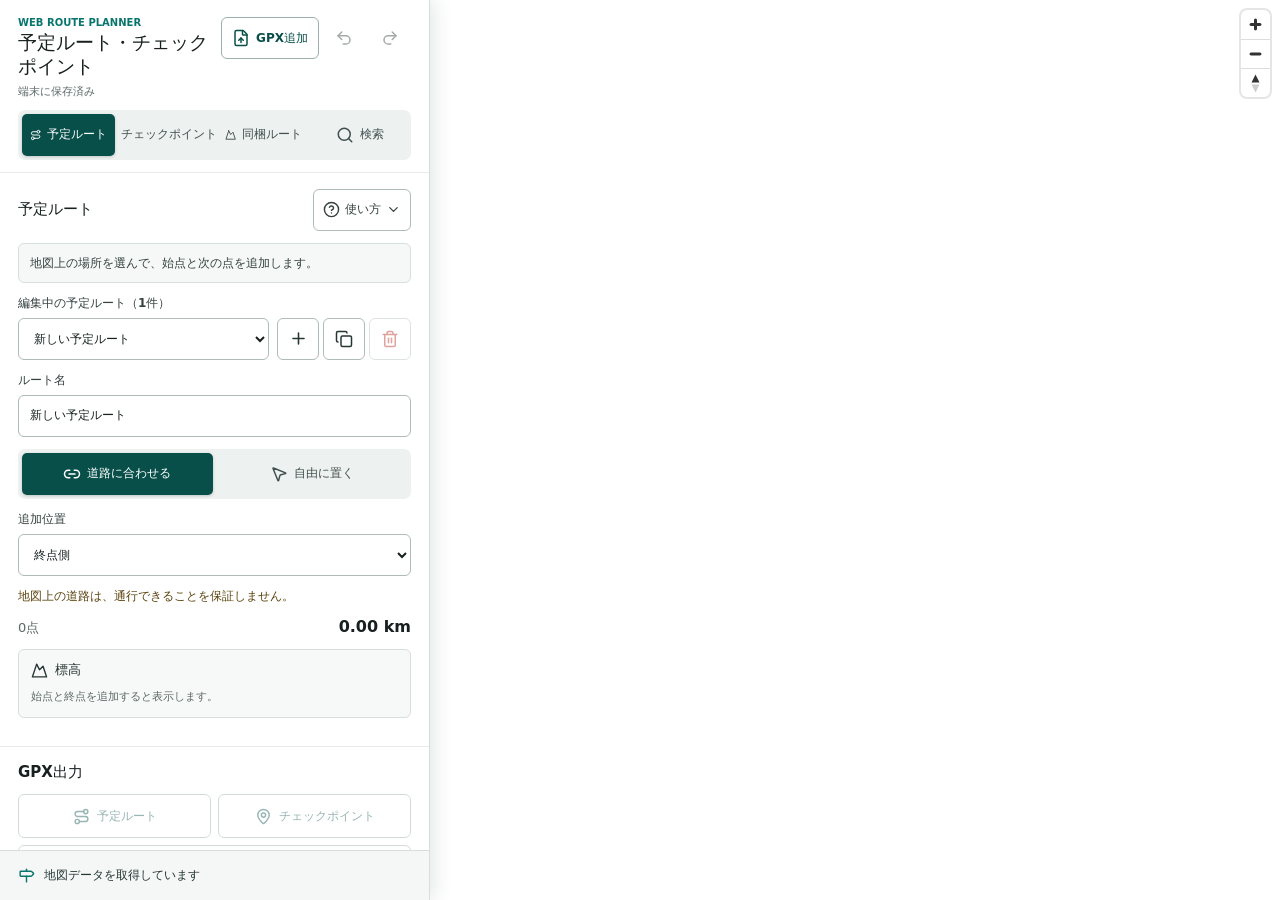
<file: docs/route-planner/index.html>
<!doctype html>
<html lang="ja">
  <head>
    <meta charset="UTF-8" />
    <meta name="viewport" content="width=device-width, initial-scale=1.0" />
    <meta name="theme-color" content="#ffffff" />
    <meta name="description" content="国土地理院の地図で予定ルートとチェックポイントを作成し、オフライン登山地図へ渡せるGPXを書き出します。" />
    <meta name="apple-itunes-app" content="app-id=6778970928, affiliate-data=pt=129017864&amp;ct=web-route-planner&amp;mt=8" />
    <link rel="canonical" href="https://tenkarars.github.io/offline-japan-map-pages/route-planner/" />
    <title>予定ルート・チェックポイント作成</title>
    <script type="module" crossorigin src="./assets/index-ldf2snkw.js"></script>
    <link rel="modulepreload" crossorigin href="./assets/rolldown-runtime-Bh1tDfsg.js">
    <link rel="modulepreload" crossorigin href="./assets/editor-vendor-D_3nhaqZ.js">
    <link rel="modulepreload" crossorigin href="./assets/react-vendor-Cy4kkjiq.js">
    <link rel="modulepreload" crossorigin href="./assets/map-vendor-CwnNcEhh.js">
    <link rel="modulepreload" crossorigin href="./assets/geo-vendor-D4F4Log2.js">
    <link rel="stylesheet" crossorigin href="./assets/map-vendor-B2k4QVOw.css">
    <link rel="stylesheet" crossorigin href="./assets/index-UG0eozPF.css">
  </head>
  <body>
    <div id="root"></div>
  </body>
</html>
</file>
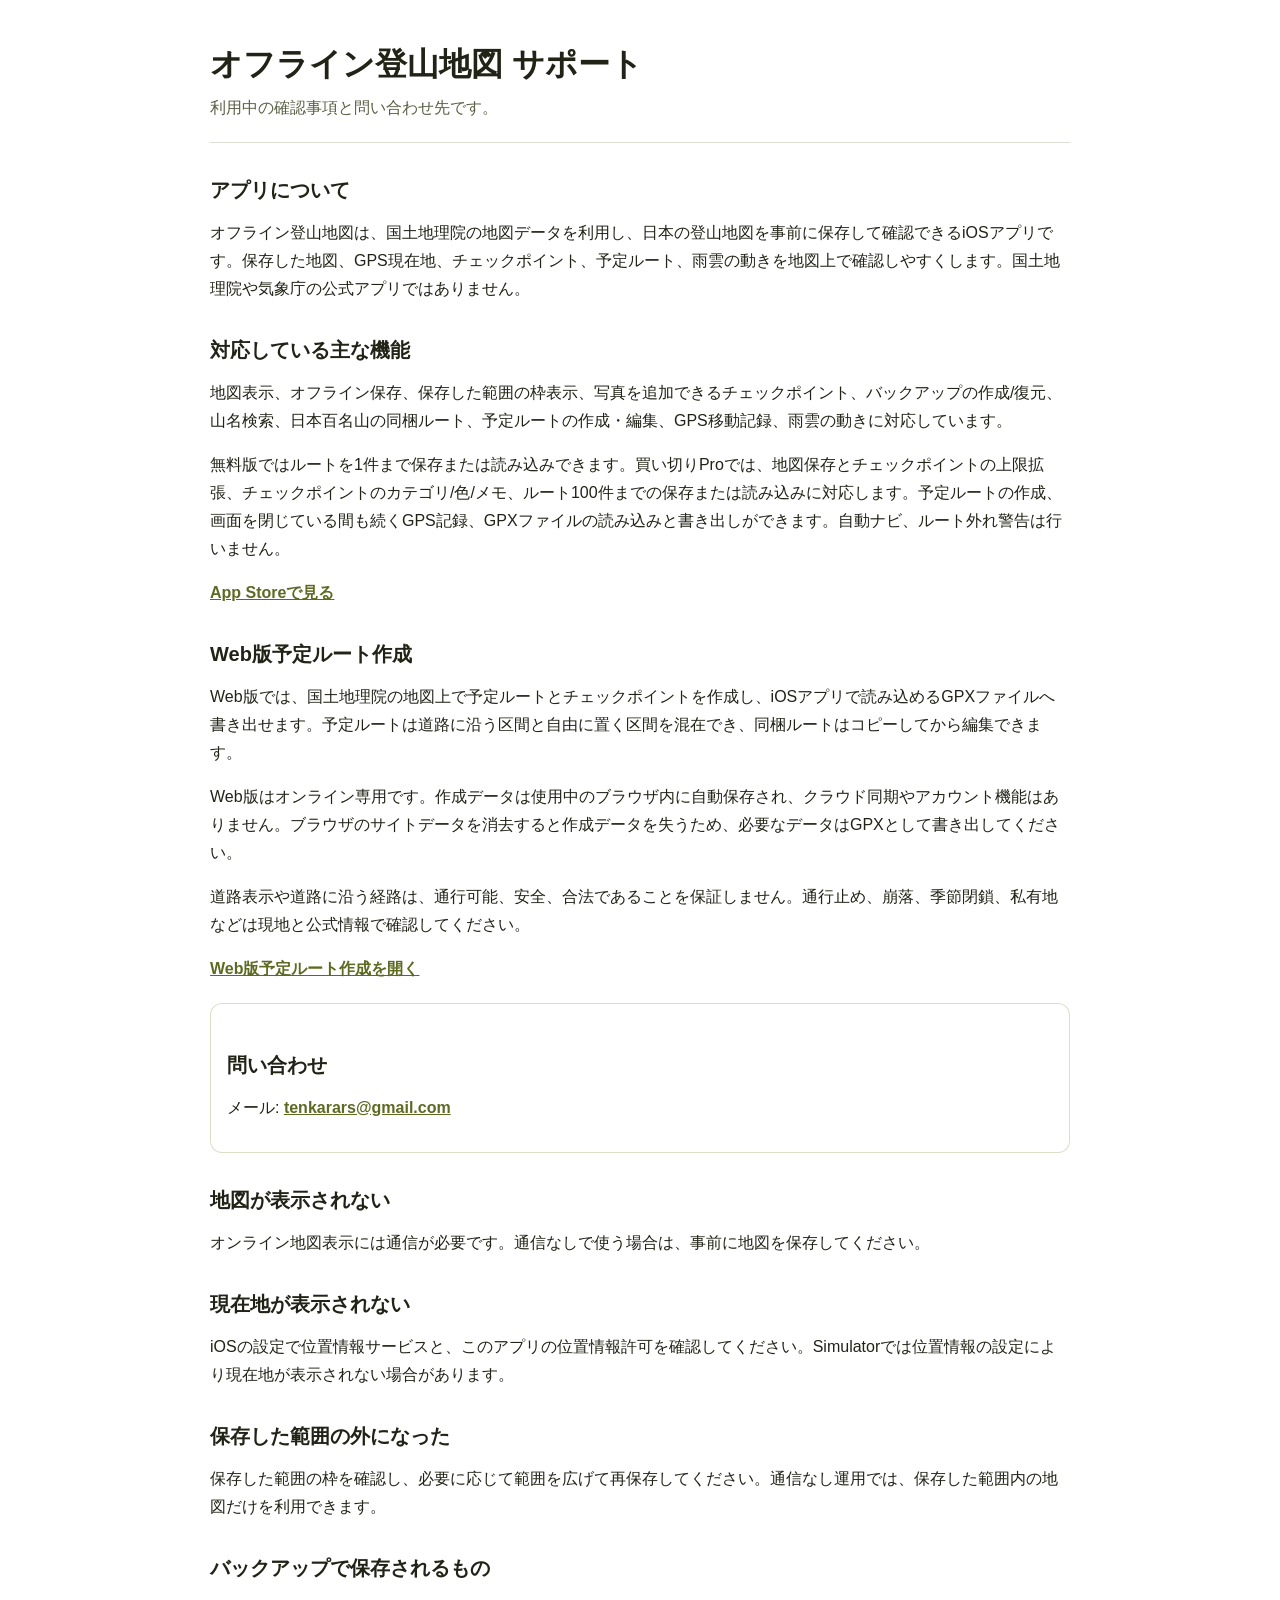
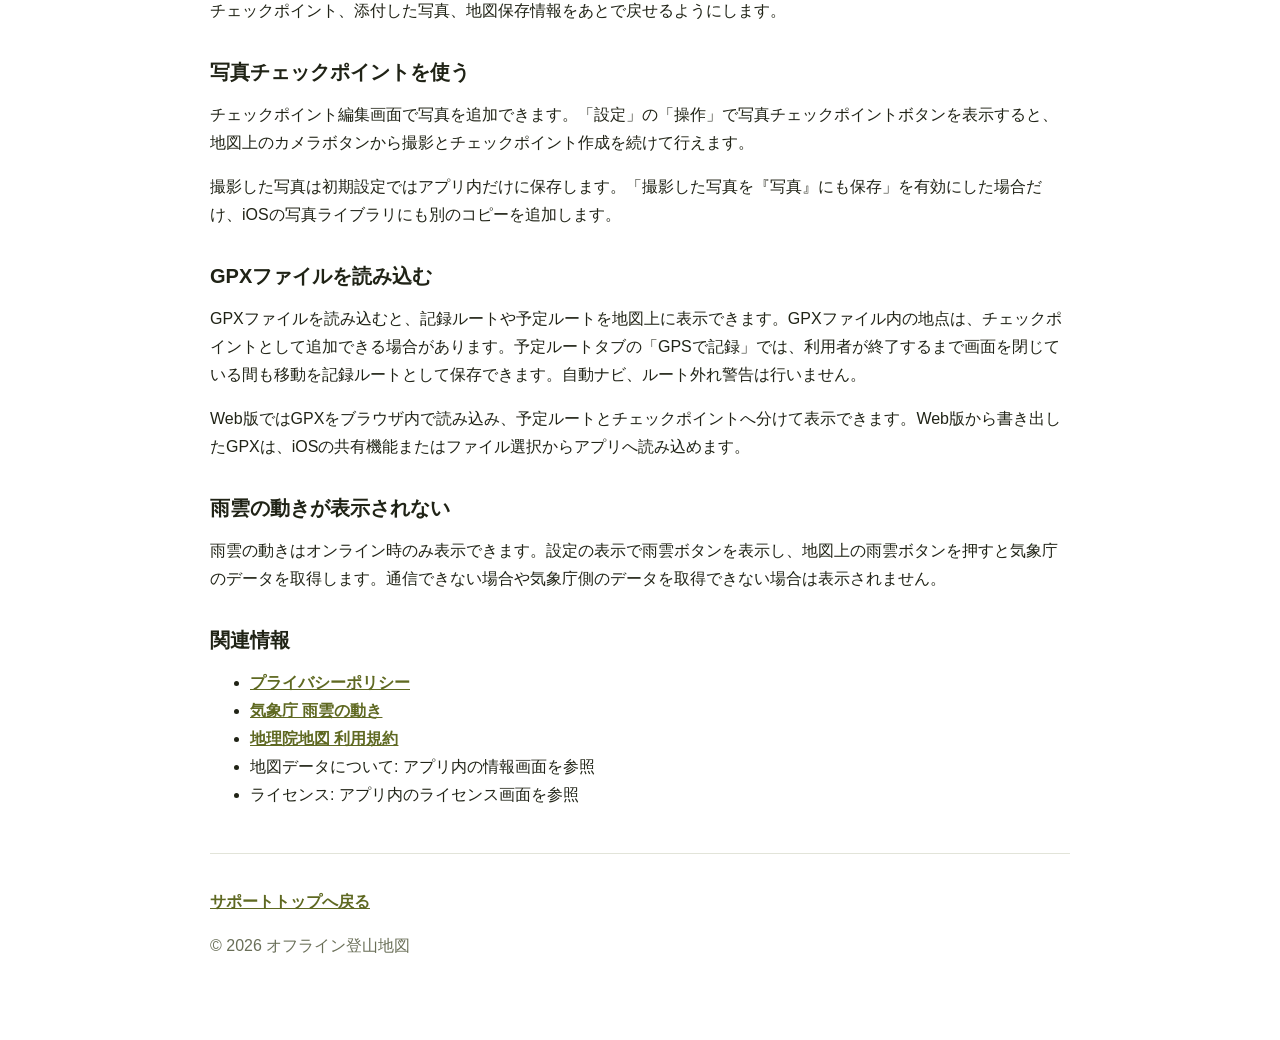
<file: docs/support/index.html>
<!doctype html>
<html lang="ja">
<head>
  <meta http-equiv="Content-Type" content="text/html; charset=utf-8">
  <meta name="viewport" content="width=device-width, initial-scale=1">
  <meta name="description" content="オフライン登山地図の使い方、対応機能、よくある質問、問い合わせ先を案内します。">
  <meta name="robots" content="index,follow">
  <link rel="canonical" href="https://tenkarars.github.io/offline-japan-map-pages/support/">
  <title>オフライン登山地図 サポート</title>
  <link rel="stylesheet" type="text/css" href="../styles.css?v=20260719-2">
</head>
<body>
  <div class="page">
    <div class="site-header">
      <h1>オフライン登山地図 サポート</h1>
      <p class="lead">利用中の確認事項と問い合わせ先です。</p>
    </div>

    <div class="section">
      <h2>アプリについて</h2>
      <p>オフライン登山地図は、国土地理院の地図データを利用し、日本の登山地図を事前に保存して確認できるiOSアプリです。保存した地図、GPS現在地、チェックポイント、予定ルート、雨雲の動きを地図上で確認しやすくします。国土地理院や気象庁の公式アプリではありません。</p>
    </div>

    <div class="section">
      <h2>対応している主な機能</h2>
      <p>地図表示、オフライン保存、保存した範囲の枠表示、写真を追加できるチェックポイント、バックアップの作成/復元、山名検索、日本百名山の同梱ルート、予定ルートの作成・編集、GPS移動記録、雨雲の動きに対応しています。</p>
      <p>無料版ではルートを1件まで保存または読み込みできます。買い切りProでは、地図保存とチェックポイントの上限拡張、チェックポイントのカテゴリ/色/メモ、ルート100件までの保存または読み込みに対応します。予定ルートの作成、画面を閉じている間も続くGPS記録、GPXファイルの読み込みと書き出しができます。自動ナビ、ルート外れ警告は行いません。</p>
      <p><a href="https://apps.apple.com/jp/app/id6778970928">App Storeで見る</a></p>
    </div>

    <div class="section">
      <h2>Web版予定ルート作成</h2>
      <p>Web版では、国土地理院の地図上で予定ルートとチェックポイントを作成し、iOSアプリで読み込めるGPXファイルへ書き出せます。予定ルートは道路に沿う区間と自由に置く区間を混在でき、同梱ルートはコピーしてから編集できます。</p>
      <p>Web版はオンライン専用です。作成データは使用中のブラウザ内に自動保存され、クラウド同期やアカウント機能はありません。ブラウザのサイトデータを消去すると作成データを失うため、必要なデータはGPXとして書き出してください。</p>
      <p>道路表示や道路に沿う経路は、通行可能、安全、合法であることを保証しません。通行止め、崩落、季節閉鎖、私有地などは現地と公式情報で確認してください。</p>
      <p><a href="../route-planner/">Web版予定ルート作成を開く</a></p>
    </div>

    <div class="notice">
      <h2>問い合わせ</h2>
      <p>メール: <a href="mailto:tenkarars@gmail.com">tenkarars@gmail.com</a></p>
    </div>

    <div class="section">
      <h2>地図が表示されない</h2>
      <p>オンライン地図表示には通信が必要です。通信なしで使う場合は、事前に地図を保存してください。</p>
    </div>

    <div class="section">
      <h2>現在地が表示されない</h2>
      <p>iOSの設定で位置情報サービスと、このアプリの位置情報許可を確認してください。Simulatorでは位置情報の設定により現在地が表示されない場合があります。</p>
    </div>

    <div class="section">
      <h2>保存した範囲の外になった</h2>
      <p>保存した範囲の枠を確認し、必要に応じて範囲を広げて再保存してください。通信なし運用では、保存した範囲内の地図だけを利用できます。</p>
    </div>

    <div class="section">
      <h2>バックアップで保存されるもの</h2>
      <p>チェックポイント、添付した写真、地図保存情報をあとで戻せるようにします。</p>
    </div>

    <div class="section">
      <h2>写真チェックポイントを使う</h2>
      <p>チェックポイント編集画面で写真を追加できます。「設定」の「操作」で写真チェックポイントボタンを表示すると、地図上のカメラボタンから撮影とチェックポイント作成を続けて行えます。</p>
      <p>撮影した写真は初期設定ではアプリ内だけに保存します。「撮影した写真を『写真』にも保存」を有効にした場合だけ、iOSの写真ライブラリにも別のコピーを追加します。</p>
    </div>

    <div class="section">
      <h2>GPXファイルを読み込む</h2>
      <p>GPXファイルを読み込むと、記録ルートや予定ルートを地図上に表示できます。GPXファイル内の地点は、チェックポイントとして追加できる場合があります。予定ルートタブの「GPSで記録」では、利用者が終了するまで画面を閉じている間も移動を記録ルートとして保存できます。自動ナビ、ルート外れ警告は行いません。</p>
      <p>Web版ではGPXをブラウザ内で読み込み、予定ルートとチェックポイントへ分けて表示できます。Web版から書き出したGPXは、iOSの共有機能またはファイル選択からアプリへ読み込めます。</p>
    </div>

    <div class="section">
      <h2>雨雲の動きが表示されない</h2>
      <p>雨雲の動きはオンライン時のみ表示できます。設定の表示で雨雲ボタンを表示し、地図上の雨雲ボタンを押すと気象庁のデータを取得します。通信できない場合や気象庁側のデータを取得できない場合は表示されません。</p>
    </div>

    <div class="section">
      <h2>関連情報</h2>
      <ul>
        <li><a href="../privacy/">プライバシーポリシー</a></li>
        <li><a href="https://www.jma.go.jp/bosai/nowc/">気象庁 雨雲の動き</a></li>
        <li><a href="https://maps.gsi.go.jp/help/termsofuse.html">地理院地図 利用規約</a></li>
        <li>地図データについて: アプリ内の情報画面を参照</li>
        <li>ライセンス: アプリ内のライセンス画面を参照</li>
      </ul>
    </div>

    <div class="site-footer">
      <p><a href="../">サポートトップへ戻る</a></p>
      <p>© 2026 オフライン登山地図</p>
    </div>
  </div>
</body>
</html>
</file>
<file: docs/styles.css>
* {
  box-sizing: border-box;
}

html {
  color-scheme: light;
}

body {
  margin: 0;
  background: #ffffff;
  color: #202316;
  font-family: -apple-system, BlinkMacSystemFont, "Hiragino Sans", "Yu Gothic", sans-serif;
  line-height: 1.75;
}

img {
  display: block;
  max-width: 100%;
}

.product-nav {
  position: relative;
  z-index: 10;
  width: min(1120px, calc(100% - 40px));
  min-height: 72px;
  margin: 0 auto;
  display: flex;
  align-items: center;
  justify-content: space-between;
  gap: 28px;
}

.product-brand {
  display: inline-flex;
  align-items: center;
  gap: 12px;
  color: #202316;
  text-decoration: none;
  white-space: nowrap;
}

.product-brand img {
  width: 36px;
  height: 36px;
  border-radius: 8px;
}

.product-nav nav,
.product-footer nav {
  display: flex;
  flex-wrap: wrap;
  gap: 22px;
}

.product-nav nav a {
  color: #3c4430;
  font-size: 0.92rem;
  text-decoration: none;
}

.product-nav nav a[aria-current="page"] {
  color: #202316;
  text-decoration: underline;
  text-decoration-thickness: 2px;
  text-underline-offset: 6px;
}

.product-hero {
  position: relative;
  min-height: min(82svh, 820px);
  display: flex;
  align-items: flex-end;
  background: #0b1d26 url("assets/offline-hiking-map-hero.jpg") center 46% / cover no-repeat;
  color: #fff;
  overflow: hidden;
}

.product-hero-shade {
  position: absolute;
  inset: 0;
  background: rgba(3, 16, 21, 0.52);
}

.product-hero-content {
  position: relative;
  z-index: 1;
  width: min(1040px, calc(100% - 40px));
  margin: 0 auto;
  padding: 80px 0 72px;
}

.app-icon {
  width: 88px;
  height: 88px;
  margin-bottom: 22px;
  border-radius: 20px;
  box-shadow: 0 12px 32px rgba(0, 0, 0, 0.28);
}

.product-hero h1 {
  max-width: 900px;
  margin: 0;
  font-size: 4.7rem;
  line-height: 1.06;
  word-break: keep-all;
}

.product-hero p {
  max-width: 660px;
  margin: 20px 0 30px;
  font-size: 1.35rem;
}

.app-store-link {
  display: inline-flex;
  min-height: 48px;
  align-items: center;
  justify-content: center;
  padding: 0 20px;
  border: 1px solid rgba(255, 255, 255, 0.78);
  border-radius: 7px;
  color: #fff;
  text-decoration: none;
}

.app-store-link-dark {
  flex: 0 0 auto;
  border-color: #202316;
  background: #202316;
  color: #fff;
}

.feature-band {
  width: min(1040px, calc(100% - 40px));
  margin: 0 auto;
  padding: 76px 0;
  display: grid;
  grid-template-columns: minmax(0, 0.9fr) minmax(280px, 0.65fr);
  gap: clamp(36px, 8vw, 96px);
  align-items: center;
  border-bottom: 1px solid rgba(32, 35, 22, 0.14);
}

.feature-band-reverse .feature-copy {
  order: 2;
}

.feature-band img {
  width: min(100%, 410px);
  max-height: 680px;
  justify-self: center;
  object-fit: cover;
  object-position: top;
  border-radius: 8px;
}

.feature-copy h2 {
  margin: 6px 0 18px;
  font-size: 2.6rem;
}

.feature-copy p:not(.eyebrow) {
  max-width: 600px;
  margin: 0;
  color: #454a36;
  font-size: 1.08rem;
}

.text-link {
  display: inline-block;
  margin-top: 22px;
}

.eyebrow {
  margin: 0;
  color: #5f6922;
  font-size: 0.78rem;
  font-weight: 750;
}

.eyebrow-light {
  color: rgba(255, 255, 255, 0.82);
}

.download-band {
  width: min(1040px, calc(100% - 40px));
  margin: 0 auto;
  padding: 54px 0;
  display: flex;
  align-items: center;
  justify-content: space-between;
  gap: 36px;
  border-bottom: 1px solid rgba(32, 35, 22, 0.14);
}

.download-band h2 {
  margin: 4px 0 10px;
  font-size: 2.3rem;
}

.download-band p {
  max-width: 660px;
  margin: 0;
  color: #454a36;
}

.feature-page-hero {
  position: relative;
  min-height: min(72svh, 720px);
  display: flex;
  align-items: flex-end;
  overflow: hidden;
  background-color: #0b1d26;
  background-position: center 42%;
  background-repeat: no-repeat;
  background-size: cover;
  color: #fff;
}

.feature-page-hero-offline {
  background-image: url("assets/offline-hiking-map-hero.jpg");
}

.feature-page-hero-route {
  background-image: url("assets/planned-route-map.jpg");
}

.feature-page-hero-rain {
  background-image: url("assets/rain-cloud-map.jpg");
}

.feature-page-shade {
  position: absolute;
  inset: 0;
  background: rgba(3, 16, 21, 0.58);
}

.feature-page-hero-content {
  position: relative;
  z-index: 1;
  width: min(1040px, calc(100% - 40px));
  margin: 0 auto;
  padding: 72px 0 64px;
}

.feature-page-hero h1 {
  max-width: 820px;
  margin: 8px 0 18px;
  font-size: 4.1rem;
  line-height: 1.12;
}

.feature-page-hero-content > p:not(.eyebrow) {
  max-width: 720px;
  margin: 0 0 28px;
  font-size: 1.25rem;
}

.feature-article {
  width: min(820px, calc(100% - 40px));
  margin: 0 auto;
  padding: 44px 0 68px;
}

.feature-article section {
  padding: 22px 0;
  border-bottom: 1px solid rgba(32, 35, 22, 0.12);
}

.feature-article h2 {
  margin: 0 0 12px;
  font-size: 1.9rem;
}

.feature-article p,
.feature-list {
  color: #454a36;
  font-size: 1.05rem;
}

.feature-list {
  padding-left: 1.4em;
}

.product-links {
  width: min(1040px, calc(100% - 40px));
  margin: 0 auto;
  padding: 68px 0;
}

.product-links nav {
  display: flex;
  flex-wrap: wrap;
  gap: 24px;
}

.product-footer {
  padding: 24px 20px 40px;
  color: #6a6f58;
  text-align: center;
}

.product-footer nav {
  justify-content: center;
}

.page {
  width: min(860px, calc(100% - 32px));
  margin: 0 auto;
  padding: 44px 0 64px;
}

.site-header {
  margin-bottom: 28px;
  padding-bottom: 20px;
  border-bottom: 1px solid rgba(95, 105, 49, 0.22);
}

h1,
h2 {
  line-height: 1.3;
  letter-spacing: 0;
}

h1 {
  margin: 0 0 8px;
  font-size: 2rem;
}

h2 {
  margin: 34px 0 10px;
  font-size: 1.25rem;
}

p,
li {
  font-size: 1rem;
}

a {
  color: #5f6922;
  font-weight: 650;
}

.lead {
  margin: 0;
  color: #5a6044;
}

.notice {
  margin: 20px 0;
  padding: 14px 16px;
  border: 1px solid rgba(126, 141, 50, 0.28);
  border-radius: 12px;
  background: rgba(255, 255, 255, 0.55);
}

.meta {
  color: #6a6f58;
  font-size: 0.92rem;
}

.site-footer {
  margin-top: 44px;
  padding-top: 18px;
  border-top: 1px solid rgba(95, 105, 49, 0.18);
  color: #6a6f58;
  font-size: 0.92rem;
}

@media (max-width: 720px) {
  .product-nav {
    width: min(100% - 28px, 1120px);
    min-height: 64px;
  }

  .product-brand span {
    display: none;
  }

  .product-nav nav {
    gap: 14px;
  }

  .product-nav nav a {
    font-size: 0.82rem;
  }

  .product-hero {
    min-height: 76svh;
    background-position: 58% top;
  }

  .product-hero-content {
    padding: 56px 0 48px;
  }

  .product-hero h1 {
    font-size: 2.35rem;
  }

  .product-hero p {
    font-size: 1.05rem;
  }

  .feature-band {
    grid-template-columns: 1fr;
    padding: 54px 0;
  }

  .feature-band-reverse .feature-copy {
    order: 0;
  }

  .feature-band img {
    width: min(100%, 360px);
  }

  .feature-copy h2,
  .download-band h2 {
    font-size: 1.85rem;
  }

  .download-band {
    align-items: stretch;
    flex-direction: column;
  }

  .app-store-link-dark {
    width: 100%;
  }

  .feature-page-hero {
    min-height: 68svh;
  }

  .feature-page-hero-content {
    padding: 56px 0 48px;
  }

  .feature-page-hero h1 {
    font-size: 2.45rem;
  }

  .feature-page-hero-content > p:not(.eyebrow) {
    font-size: 1.05rem;
  }

  .feature-article h2 {
    font-size: 1.55rem;
  }
}
</file>
<file: docs/route-planner/assets/map-vendor-B2k4QVOw.css>
.maplibregl-map{-webkit-tap-highlight-color:#0000;font:12px/20px Helvetica Neue,Arial,Helvetica,sans-serif;position:relative;overflow:hidden}.maplibregl-canvas{position:absolute;top:0;left:0}.maplibregl-map:fullscreen{width:100%;height:100%}.maplibregl-ctrl-group button.maplibregl-ctrl-compass{touch-action:none}.maplibregl-canvas-container.maplibregl-interactive,.maplibregl-ctrl-group button.maplibregl-ctrl-compass{cursor:grab;-webkit-user-select:none;user-select:none}.maplibregl-canvas-container.maplibregl-interactive.maplibregl-track-pointer{cursor:pointer}.maplibregl-canvas-container.maplibregl-interactive:active,.maplibregl-ctrl-group button.maplibregl-ctrl-compass:active{cursor:grabbing}.maplibregl-canvas-container.maplibregl-touch-zoom-rotate,.maplibregl-canvas-container.maplibregl-touch-zoom-rotate .maplibregl-canvas{touch-action:pan-x pan-y}.maplibregl-canvas-container.maplibregl-touch-drag-pan,.maplibregl-canvas-container.maplibregl-touch-drag-pan .maplibregl-canvas{touch-action:pinch-zoom}.maplibregl-canvas-container.maplibregl-touch-zoom-rotate.maplibregl-touch-drag-pan,.maplibregl-canvas-container.maplibregl-touch-zoom-rotate.maplibregl-touch-drag-pan .maplibregl-canvas{touch-action:none}.maplibregl-canvas-container.maplibregl-touch-drag-pan.maplibregl-cooperative-gestures,.maplibregl-canvas-container.maplibregl-touch-drag-pan.maplibregl-cooperative-gestures .maplibregl-canvas{touch-action:pan-x pan-y}.maplibregl-ctrl-bottom-left,.maplibregl-ctrl-bottom-right,.maplibregl-ctrl-top-left,.maplibregl-ctrl-top-right{pointer-events:none;z-index:2;position:absolute}.maplibregl-ctrl-top-left{top:0;left:0}.maplibregl-ctrl-top-right{top:0;right:0}.maplibregl-ctrl-bottom-left{bottom:0;left:0}.maplibregl-ctrl-bottom-right{bottom:0;right:0}.maplibregl-ctrl{clear:both;pointer-events:auto;transform:translate(0)}.maplibregl-ctrl-top-left .maplibregl-ctrl{float:left;margin:10px 0 0 10px}.maplibregl-ctrl-top-right .maplibregl-ctrl{float:right;margin:10px 10px 0 0}.maplibregl-ctrl-bottom-left .maplibregl-ctrl{float:left;margin:0 0 10px 10px}.maplibregl-ctrl-bottom-right .maplibregl-ctrl{float:right;margin:0 10px 10px 0}.maplibregl-ctrl-group{background:#fff;border-radius:4px}.maplibregl-ctrl-group:not(:empty){box-shadow:0 0 0 2px #0000001a}@media (forced-colors:active){.maplibregl-ctrl-group:not(:empty){box-shadow:0 0 0 2px buttontext}}.maplibregl-ctrl-group button{box-sizing:border-box;cursor:pointer;background-color:#0000;border:0;outline:none;width:29px;height:29px;padding:0;display:block}.maplibregl-ctrl-group button+button{border-top:1px solid #ddd}.maplibregl-ctrl button .maplibregl-ctrl-icon{background-position:50%;background-repeat:no-repeat;width:100%;height:100%;display:block}@media (forced-colors:active){.maplibregl-ctrl-icon{background-color:#0000}.maplibregl-ctrl-group button+button{border-top:1px solid buttontext}}.maplibregl-ctrl button::-moz-focus-inner{border:0;padding:0}.maplibregl-ctrl-attrib-button:focus,.maplibregl-ctrl-group button:focus{box-shadow:0 0 2px 2px #0096ff}.maplibregl-ctrl button:disabled{cursor:not-allowed}.maplibregl-ctrl button:disabled .maplibregl-ctrl-icon{opacity:.25}@media (hover:hover){.maplibregl-ctrl button:not(:disabled):hover{background-color:#0000000d}}.maplibregl-ctrl button:not(:disabled):active{background-color:#0000000d}.maplibregl-ctrl-group button:focus:focus-visible{box-shadow:0 0 2px 2px #0096ff}.maplibregl-ctrl-group button:focus:not(:focus-visible){box-shadow:none}.maplibregl-ctrl-group button:focus:first-child{border-radius:4px 4px 0 0}.maplibregl-ctrl-group button:focus:last-child{border-radius:0 0 4px 4px}.maplibregl-ctrl-group button:focus:only-child{border-radius:inherit}.maplibregl-ctrl button.maplibregl-ctrl-zoom-out .maplibregl-ctrl-icon{background-image:url("data:image/svg+xml;charset=utf-8,%3Csvg xmlns='http://www.w3.org/2000/svg' width='29' height='29' fill='%23333' viewBox='0 0 29 29'%3E%3Cpath d='M10 13c-.75 0-1.5.75-1.5 1.5S9.25 16 10 16h9c.75 0 1.5-.75 1.5-1.5S19.75 13 19 13z'/%3E%3C/svg%3E")}.maplibregl-ctrl button.maplibregl-ctrl-zoom-in .maplibregl-ctrl-icon{background-image:url("data:image/svg+xml;charset=utf-8,%3Csvg xmlns='http://www.w3.org/2000/svg' width='29' height='29' fill='%23333' viewBox='0 0 29 29'%3E%3Cpath d='M14.5 8.5c-.75 0-1.5.75-1.5 1.5v3h-3c-.75 0-1.5.75-1.5 1.5S9.25 16 10 16h3v3c0 .75.75 1.5 1.5 1.5S16 19.75 16 19v-3h3c.75 0 1.5-.75 1.5-1.5S19.75 13 19 13h-3v-3c0-.75-.75-1.5-1.5-1.5'/%3E%3C/svg%3E")}@media (forced-colors:active){.maplibregl-ctrl button.maplibregl-ctrl-zoom-out .maplibregl-ctrl-icon{background-image:url("data:image/svg+xml;charset=utf-8,%3Csvg xmlns='http://www.w3.org/2000/svg' width='29' height='29' fill='%23fff' viewBox='0 0 29 29'%3E%3Cpath d='M10 13c-.75 0-1.5.75-1.5 1.5S9.25 16 10 16h9c.75 0 1.5-.75 1.5-1.5S19.75 13 19 13z'/%3E%3C/svg%3E")}.maplibregl-ctrl button.maplibregl-ctrl-zoom-in .maplibregl-ctrl-icon{background-image:url("data:image/svg+xml;charset=utf-8,%3Csvg xmlns='http://www.w3.org/2000/svg' width='29' height='29' fill='%23fff' viewBox='0 0 29 29'%3E%3Cpath d='M14.5 8.5c-.75 0-1.5.75-1.5 1.5v3h-3c-.75 0-1.5.75-1.5 1.5S9.25 16 10 16h3v3c0 .75.75 1.5 1.5 1.5S16 19.75 16 19v-3h3c.75 0 1.5-.75 1.5-1.5S19.75 13 19 13h-3v-3c0-.75-.75-1.5-1.5-1.5'/%3E%3C/svg%3E")}}@media (forced-colors:active) and (prefers-color-scheme:light){.maplibregl-ctrl button.maplibregl-ctrl-zoom-out .maplibregl-ctrl-icon{background-image:url("data:image/svg+xml;charset=utf-8,%3Csvg xmlns='http://www.w3.org/2000/svg' width='29' height='29' viewBox='0 0 29 29'%3E%3Cpath d='M10 13c-.75 0-1.5.75-1.5 1.5S9.25 16 10 16h9c.75 0 1.5-.75 1.5-1.5S19.75 13 19 13z'/%3E%3C/svg%3E")}.maplibregl-ctrl button.maplibregl-ctrl-zoom-in .maplibregl-ctrl-icon{background-image:url("data:image/svg+xml;charset=utf-8,%3Csvg xmlns='http://www.w3.org/2000/svg' width='29' height='29' viewBox='0 0 29 29'%3E%3Cpath d='M14.5 8.5c-.75 0-1.5.75-1.5 1.5v3h-3c-.75 0-1.5.75-1.5 1.5S9.25 16 10 16h3v3c0 .75.75 1.5 1.5 1.5S16 19.75 16 19v-3h3c.75 0 1.5-.75 1.5-1.5S19.75 13 19 13h-3v-3c0-.75-.75-1.5-1.5-1.5'/%3E%3C/svg%3E")}}.maplibregl-ctrl button.maplibregl-ctrl-fullscreen .maplibregl-ctrl-icon{background-image:url("data:image/svg+xml;charset=utf-8,%3Csvg xmlns='http://www.w3.org/2000/svg' width='29' height='29' fill='%23333' viewBox='0 0 29 29'%3E%3Cpath d='M24 16v5.5c0 1.75-.75 2.5-2.5 2.5H16v-1l3-1.5-4-5.5 1-1 5.5 4 1.5-3zM6 16l1.5 3 5.5-4 1 1-4 5.5 3 1.5v1H7.5C5.75 24 5 23.25 5 21.5V16zm7-11v1l-3 1.5 4 5.5-1 1-5.5-4L6 13H5V7.5C5 5.75 5.75 5 7.5 5zm11 2.5c0-1.75-.75-2.5-2.5-2.5H16v1l3 1.5-4 5.5 1 1 5.5-4 1.5 3h1z'/%3E%3C/svg%3E")}.maplibregl-ctrl button.maplibregl-ctrl-shrink .maplibregl-ctrl-icon{background-image:url("data:image/svg+xml;charset=utf-8,%3Csvg xmlns='http://www.w3.org/2000/svg' width='29' height='29' viewBox='0 0 29 29'%3E%3Cpath d='M18.5 16c-1.75 0-2.5.75-2.5 2.5V24h1l1.5-3 5.5 4 1-1-4-5.5 3-1.5v-1zM13 18.5c0-1.75-.75-2.5-2.5-2.5H5v1l3 1.5L4 24l1 1 5.5-4 1.5 3h1zm3-8c0 1.75.75 2.5 2.5 2.5H24v-1l-3-1.5L25 5l-1-1-5.5 4L17 5h-1zM10.5 13c1.75 0 2.5-.75 2.5-2.5V5h-1l-1.5 3L5 4 4 5l4 5.5L5 12v1z'/%3E%3C/svg%3E")}@media (forced-colors:active){.maplibregl-ctrl button.maplibregl-ctrl-fullscreen .maplibregl-ctrl-icon{background-image:url("data:image/svg+xml;charset=utf-8,%3Csvg xmlns='http://www.w3.org/2000/svg' width='29' height='29' fill='%23fff' viewBox='0 0 29 29'%3E%3Cpath d='M24 16v5.5c0 1.75-.75 2.5-2.5 2.5H16v-1l3-1.5-4-5.5 1-1 5.5 4 1.5-3zM6 16l1.5 3 5.5-4 1 1-4 5.5 3 1.5v1H7.5C5.75 24 5 23.25 5 21.5V16zm7-11v1l-3 1.5 4 5.5-1 1-5.5-4L6 13H5V7.5C5 5.75 5.75 5 7.5 5zm11 2.5c0-1.75-.75-2.5-2.5-2.5H16v1l3 1.5-4 5.5 1 1 5.5-4 1.5 3h1z'/%3E%3C/svg%3E")}.maplibregl-ctrl button.maplibregl-ctrl-shrink .maplibregl-ctrl-icon{background-image:url("data:image/svg+xml;charset=utf-8,%3Csvg xmlns='http://www.w3.org/2000/svg' width='29' height='29' fill='%23fff' viewBox='0 0 29 29'%3E%3Cpath d='M18.5 16c-1.75 0-2.5.75-2.5 2.5V24h1l1.5-3 5.5 4 1-1-4-5.5 3-1.5v-1zM13 18.5c0-1.75-.75-2.5-2.5-2.5H5v1l3 1.5L4 24l1 1 5.5-4 1.5 3h1zm3-8c0 1.75.75 2.5 2.5 2.5H24v-1l-3-1.5L25 5l-1-1-5.5 4L17 5h-1zM10.5 13c1.75 0 2.5-.75 2.5-2.5V5h-1l-1.5 3L5 4 4 5l4 5.5L5 12v1z'/%3E%3C/svg%3E")}}@media (forced-colors:active) and (prefers-color-scheme:light){.maplibregl-ctrl button.maplibregl-ctrl-fullscreen .maplibregl-ctrl-icon{background-image:url("data:image/svg+xml;charset=utf-8,%3Csvg xmlns='http://www.w3.org/2000/svg' width='29' height='29' viewBox='0 0 29 29'%3E%3Cpath d='M24 16v5.5c0 1.75-.75 2.5-2.5 2.5H16v-1l3-1.5-4-5.5 1-1 5.5 4 1.5-3zM6 16l1.5 3 5.5-4 1 1-4 5.5 3 1.5v1H7.5C5.75 24 5 23.25 5 21.5V16zm7-11v1l-3 1.5 4 5.5-1 1-5.5-4L6 13H5V7.5C5 5.75 5.75 5 7.5 5zm11 2.5c0-1.75-.75-2.5-2.5-2.5H16v1l3 1.5-4 5.5 1 1 5.5-4 1.5 3h1z'/%3E%3C/svg%3E")}.maplibregl-ctrl button.maplibregl-ctrl-shrink .maplibregl-ctrl-icon{background-image:url("data:image/svg+xml;charset=utf-8,%3Csvg xmlns='http://www.w3.org/2000/svg' width='29' height='29' viewBox='0 0 29 29'%3E%3Cpath d='M18.5 16c-1.75 0-2.5.75-2.5 2.5V24h1l1.5-3 5.5 4 1-1-4-5.5 3-1.5v-1zM13 18.5c0-1.75-.75-2.5-2.5-2.5H5v1l3 1.5L4 24l1 1 5.5-4 1.5 3h1zm3-8c0 1.75.75 2.5 2.5 2.5H24v-1l-3-1.5L25 5l-1-1-5.5 4L17 5h-1zM10.5 13c1.75 0 2.5-.75 2.5-2.5V5h-1l-1.5 3L5 4 4 5l4 5.5L5 12v1z'/%3E%3C/svg%3E")}}.maplibregl-ctrl button.maplibregl-ctrl-compass .maplibregl-ctrl-icon{background-image:url("data:image/svg+xml;charset=utf-8,%3Csvg xmlns='http://www.w3.org/2000/svg' width='29' height='29' fill='%23333' viewBox='0 0 29 29'%3E%3Cpath d='m10.5 14 4-8 4 8z'/%3E%3Cpath fill='%23ccc' d='m10.5 16 4 8 4-8z'/%3E%3C/svg%3E")}@media (forced-colors:active){.maplibregl-ctrl button.maplibregl-ctrl-compass .maplibregl-ctrl-icon{background-image:url("data:image/svg+xml;charset=utf-8,%3Csvg xmlns='http://www.w3.org/2000/svg' width='29' height='29' fill='%23fff' viewBox='0 0 29 29'%3E%3Cpath d='m10.5 14 4-8 4 8z'/%3E%3Cpath fill='%23ccc' d='m10.5 16 4 8 4-8z'/%3E%3C/svg%3E")}}@media (forced-colors:active) and (prefers-color-scheme:light){.maplibregl-ctrl button.maplibregl-ctrl-compass .maplibregl-ctrl-icon{background-image:url("data:image/svg+xml;charset=utf-8,%3Csvg xmlns='http://www.w3.org/2000/svg' width='29' height='29' viewBox='0 0 29 29'%3E%3Cpath d='m10.5 14 4-8 4 8z'/%3E%3Cpath fill='%23ccc' d='m10.5 16 4 8 4-8z'/%3E%3C/svg%3E")}}.maplibregl-ctrl button.maplibregl-ctrl-globe .maplibregl-ctrl-icon{background-image:url("data:image/svg+xml;charset=utf-8,%3Csvg xmlns='http://www.w3.org/2000/svg' width='22' height='22' fill='none' stroke='%23333' viewBox='0 0 22 22'%3E%3Ccircle cx='11' cy='11' r='8.5'/%3E%3Cpath d='M17.5 11c0 4.819-3.02 8.5-6.5 8.5S4.5 15.819 4.5 11 7.52 2.5 11 2.5s6.5 3.681 6.5 8.5Z'/%3E%3Cpath d='M13.5 11c0 2.447-.331 4.64-.853 6.206-.262.785-.562 1.384-.872 1.777-.314.399-.58.517-.775.517s-.461-.118-.775-.517c-.31-.393-.61-.992-.872-1.777C8.831 15.64 8.5 13.446 8.5 11s.331-4.64.853-6.206c.262-.785.562-1.384.872-1.777.314-.399.58-.517.775-.517s.461.118.775.517c.31.393.61.992.872 1.777.522 1.565.853 3.76.853 6.206Z'/%3E%3Cpath d='M11 7.5c-1.909 0-3.622-.166-4.845-.428-.616-.132-1.08-.283-1.379-.434a1.3 1.3 0 0 1-.224-.138q.07-.058.224-.138c.299-.151.763-.302 1.379-.434C7.378 5.666 9.091 5.5 11 5.5s3.622.166 4.845.428c.616.132 1.08.283 1.379.434.105.053.177.1.224.138q-.07.058-.224.138c-.299.151-.763.302-1.379.434-1.223.262-2.936.428-4.845.428ZM4.486 6.436ZM11 16.5c-1.909 0-3.622-.166-4.845-.428-.616-.132-1.08-.283-1.379-.434a1.3 1.3 0 0 1-.224-.138 1.3 1.3 0 0 1 .224-.138c.299-.151.763-.302 1.379-.434C7.378 14.666 9.091 14.5 11 14.5s3.622.166 4.845.428c.616.132 1.08.283 1.379.434.105.053.177.1.224.138a1.3 1.3 0 0 1-.224.138c-.299.151-.763.302-1.379.434-1.223.262-2.936.428-4.845.428Zm-6.514-1.064ZM11 12.5c-2.46 0-4.672-.222-6.255-.574-.796-.177-1.406-.38-1.805-.59a1.5 1.5 0 0 1-.39-.272.3.3 0 0 1-.047-.064.3.3 0 0 1 .048-.064c.066-.073.189-.167.389-.272.399-.21 1.009-.413 1.805-.59C6.328 9.722 8.54 9.5 11 9.5s4.672.222 6.256.574c.795.177 1.405.38 1.804.59.2.105.323.2.39.272a.3.3 0 0 1 .047.064.3.3 0 0 1-.048.064 1.4 1.4 0 0 1-.389.272c-.399.21-1.009.413-1.804.59-1.584.352-3.796.574-6.256.574Zm-8.501-1.51v.002zm0 .018v.002zm17.002.002v-.002zm0-.018v-.002z'/%3E%3C/svg%3E")}.maplibregl-ctrl button.maplibregl-ctrl-globe-enabled .maplibregl-ctrl-icon{background-image:url("data:image/svg+xml;charset=utf-8,%3Csvg xmlns='http://www.w3.org/2000/svg' width='22' height='22' fill='none' stroke='%2333b5e5' viewBox='0 0 22 22'%3E%3Ccircle cx='11' cy='11' r='8.5'/%3E%3Cpath d='M17.5 11c0 4.819-3.02 8.5-6.5 8.5S4.5 15.819 4.5 11 7.52 2.5 11 2.5s6.5 3.681 6.5 8.5Z'/%3E%3Cpath d='M13.5 11c0 2.447-.331 4.64-.853 6.206-.262.785-.562 1.384-.872 1.777-.314.399-.58.517-.775.517s-.461-.118-.775-.517c-.31-.393-.61-.992-.872-1.777C8.831 15.64 8.5 13.446 8.5 11s.331-4.64.853-6.206c.262-.785.562-1.384.872-1.777.314-.399.58-.517.775-.517s.461.118.775.517c.31.393.61.992.872 1.777.522 1.565.853 3.76.853 6.206Z'/%3E%3Cpath d='M11 7.5c-1.909 0-3.622-.166-4.845-.428-.616-.132-1.08-.283-1.379-.434a1.3 1.3 0 0 1-.224-.138q.07-.058.224-.138c.299-.151.763-.302 1.379-.434C7.378 5.666 9.091 5.5 11 5.5s3.622.166 4.845.428c.616.132 1.08.283 1.379.434.105.053.177.1.224.138q-.07.058-.224.138c-.299.151-.763.302-1.379.434-1.223.262-2.936.428-4.845.428ZM4.486 6.436ZM11 16.5c-1.909 0-3.622-.166-4.845-.428-.616-.132-1.08-.283-1.379-.434a1.3 1.3 0 0 1-.224-.138 1.3 1.3 0 0 1 .224-.138c.299-.151.763-.302 1.379-.434C7.378 14.666 9.091 14.5 11 14.5s3.622.166 4.845.428c.616.132 1.08.283 1.379.434.105.053.177.1.224.138a1.3 1.3 0 0 1-.224.138c-.299.151-.763.302-1.379.434-1.223.262-2.936.428-4.845.428Zm-6.514-1.064ZM11 12.5c-2.46 0-4.672-.222-6.255-.574-.796-.177-1.406-.38-1.805-.59a1.5 1.5 0 0 1-.39-.272.3.3 0 0 1-.047-.064.3.3 0 0 1 .048-.064c.066-.073.189-.167.389-.272.399-.21 1.009-.413 1.805-.59C6.328 9.722 8.54 9.5 11 9.5s4.672.222 6.256.574c.795.177 1.405.38 1.804.59.2.105.323.2.39.272a.3.3 0 0 1 .047.064.3.3 0 0 1-.048.064 1.4 1.4 0 0 1-.389.272c-.399.21-1.009.413-1.804.59-1.584.352-3.796.574-6.256.574Zm-8.501-1.51v.002zm0 .018v.002zm17.002.002v-.002zm0-.018v-.002z'/%3E%3C/svg%3E")}.maplibregl-ctrl button.maplibregl-ctrl-terrain .maplibregl-ctrl-icon{background-image:url("data:image/svg+xml;charset=utf-8,%3Csvg xmlns='http://www.w3.org/2000/svg' width='22' height='22' fill='%23333' viewBox='0 0 22 22'%3E%3Cpath d='m1.754 13.406 4.453-4.851 3.09 3.09 3.281 3.277.969-.969-3.309-3.312 3.844-4.121 6.148 6.886h1.082v-.855l-7.207-8.07-4.84 5.187L6.169 6.57l-5.48 5.965v.871ZM.688 16.844h20.625v1.375H.688Zm0 0'/%3E%3C/svg%3E")}.maplibregl-ctrl button.maplibregl-ctrl-terrain-enabled .maplibregl-ctrl-icon{background-image:url("data:image/svg+xml;charset=utf-8,%3Csvg xmlns='http://www.w3.org/2000/svg' width='22' height='22' fill='%2333b5e5' viewBox='0 0 22 22'%3E%3Cpath d='m1.754 13.406 4.453-4.851 3.09 3.09 3.281 3.277.969-.969-3.309-3.312 3.844-4.121 6.148 6.886h1.082v-.855l-7.207-8.07-4.84 5.187L6.169 6.57l-5.48 5.965v.871ZM.688 16.844h20.625v1.375H.688Zm0 0'/%3E%3C/svg%3E")}.maplibregl-ctrl button.maplibregl-ctrl-geolocate .maplibregl-ctrl-icon{background-image:url("data:image/svg+xml;charset=utf-8,%3Csvg xmlns='http://www.w3.org/2000/svg' width='29' height='29' fill='%23333' viewBox='0 0 20 20'%3E%3Cpath d='M10 4C9 4 9 5 9 5v.1A5 5 0 0 0 5.1 9H5s-1 0-1 1 1 1 1 1h.1A5 5 0 0 0 9 14.9v.1s0 1 1 1 1-1 1-1v-.1a5 5 0 0 0 3.9-3.9h.1s1 0 1-1-1-1-1-1h-.1A5 5 0 0 0 11 5.1V5s0-1-1-1m0 2.5a3.5 3.5 0 1 1 0 7 3.5 3.5 0 1 1 0-7'/%3E%3Ccircle cx='10' cy='10' r='2'/%3E%3C/svg%3E")}.maplibregl-ctrl button.maplibregl-ctrl-geolocate:disabled .maplibregl-ctrl-icon{background-image:url("data:image/svg+xml;charset=utf-8,%3Csvg xmlns='http://www.w3.org/2000/svg' width='29' height='29' fill='%23aaa' viewBox='0 0 20 20'%3E%3Cpath d='M10 4C9 4 9 5 9 5v.1A5 5 0 0 0 5.1 9H5s-1 0-1 1 1 1 1 1h.1A5 5 0 0 0 9 14.9v.1s0 1 1 1 1-1 1-1v-.1a5 5 0 0 0 3.9-3.9h.1s1 0 1-1-1-1-1-1h-.1A5 5 0 0 0 11 5.1V5s0-1-1-1m0 2.5a3.5 3.5 0 1 1 0 7 3.5 3.5 0 1 1 0-7'/%3E%3Ccircle cx='10' cy='10' r='2'/%3E%3Cpath fill='red' d='m14 5 1 1-9 9-1-1z'/%3E%3C/svg%3E")}.maplibregl-ctrl button.maplibregl-ctrl-geolocate.maplibregl-ctrl-geolocate-active .maplibregl-ctrl-icon{background-image:url("data:image/svg+xml;charset=utf-8,%3Csvg xmlns='http://www.w3.org/2000/svg' width='29' height='29' fill='%2333b5e5' viewBox='0 0 20 20'%3E%3Cpath d='M10 4C9 4 9 5 9 5v.1A5 5 0 0 0 5.1 9H5s-1 0-1 1 1 1 1 1h.1A5 5 0 0 0 9 14.9v.1s0 1 1 1 1-1 1-1v-.1a5 5 0 0 0 3.9-3.9h.1s1 0 1-1-1-1-1-1h-.1A5 5 0 0 0 11 5.1V5s0-1-1-1m0 2.5a3.5 3.5 0 1 1 0 7 3.5 3.5 0 1 1 0-7'/%3E%3Ccircle cx='10' cy='10' r='2'/%3E%3C/svg%3E")}.maplibregl-ctrl button.maplibregl-ctrl-geolocate.maplibregl-ctrl-geolocate-active-error .maplibregl-ctrl-icon{background-image:url("data:image/svg+xml;charset=utf-8,%3Csvg xmlns='http://www.w3.org/2000/svg' width='29' height='29' fill='%23e58978' viewBox='0 0 20 20'%3E%3Cpath d='M10 4C9 4 9 5 9 5v.1A5 5 0 0 0 5.1 9H5s-1 0-1 1 1 1 1 1h.1A5 5 0 0 0 9 14.9v.1s0 1 1 1 1-1 1-1v-.1a5 5 0 0 0 3.9-3.9h.1s1 0 1-1-1-1-1-1h-.1A5 5 0 0 0 11 5.1V5s0-1-1-1m0 2.5a3.5 3.5 0 1 1 0 7 3.5 3.5 0 1 1 0-7'/%3E%3Ccircle cx='10' cy='10' r='2'/%3E%3C/svg%3E")}.maplibregl-ctrl button.maplibregl-ctrl-geolocate.maplibregl-ctrl-geolocate-background .maplibregl-ctrl-icon{background-image:url("data:image/svg+xml;charset=utf-8,%3Csvg xmlns='http://www.w3.org/2000/svg' width='29' height='29' fill='%2333b5e5' viewBox='0 0 20 20'%3E%3Cpath d='M10 4C9 4 9 5 9 5v.1A5 5 0 0 0 5.1 9H5s-1 0-1 1 1 1 1 1h.1A5 5 0 0 0 9 14.9v.1s0 1 1 1 1-1 1-1v-.1a5 5 0 0 0 3.9-3.9h.1s1 0 1-1-1-1-1-1h-.1A5 5 0 0 0 11 5.1V5s0-1-1-1m0 2.5a3.5 3.5 0 1 1 0 7 3.5 3.5 0 1 1 0-7'/%3E%3C/svg%3E")}.maplibregl-ctrl button.maplibregl-ctrl-geolocate.maplibregl-ctrl-geolocate-background-error .maplibregl-ctrl-icon{background-image:url("data:image/svg+xml;charset=utf-8,%3Csvg xmlns='http://www.w3.org/2000/svg' width='29' height='29' fill='%23e54e33' viewBox='0 0 20 20'%3E%3Cpath d='M10 4C9 4 9 5 9 5v.1A5 5 0 0 0 5.1 9H5s-1 0-1 1 1 1 1 1h.1A5 5 0 0 0 9 14.9v.1s0 1 1 1 1-1 1-1v-.1a5 5 0 0 0 3.9-3.9h.1s1 0 1-1-1-1-1-1h-.1A5 5 0 0 0 11 5.1V5s0-1-1-1m0 2.5a3.5 3.5 0 1 1 0 7 3.5 3.5 0 1 1 0-7'/%3E%3C/svg%3E")}.maplibregl-ctrl button.maplibregl-ctrl-geolocate.maplibregl-ctrl-geolocate-waiting .maplibregl-ctrl-icon{animation:2s linear infinite maplibregl-spin}@media (forced-colors:active){.maplibregl-ctrl button.maplibregl-ctrl-geolocate .maplibregl-ctrl-icon{background-image:url("data:image/svg+xml;charset=utf-8,%3Csvg xmlns='http://www.w3.org/2000/svg' width='29' height='29' fill='%23fff' viewBox='0 0 20 20'%3E%3Cpath d='M10 4C9 4 9 5 9 5v.1A5 5 0 0 0 5.1 9H5s-1 0-1 1 1 1 1 1h.1A5 5 0 0 0 9 14.9v.1s0 1 1 1 1-1 1-1v-.1a5 5 0 0 0 3.9-3.9h.1s1 0 1-1-1-1-1-1h-.1A5 5 0 0 0 11 5.1V5s0-1-1-1m0 2.5a3.5 3.5 0 1 1 0 7 3.5 3.5 0 1 1 0-7'/%3E%3Ccircle cx='10' cy='10' r='2'/%3E%3C/svg%3E")}.maplibregl-ctrl button.maplibregl-ctrl-geolocate:disabled .maplibregl-ctrl-icon{background-image:url("data:image/svg+xml;charset=utf-8,%3Csvg xmlns='http://www.w3.org/2000/svg' width='29' height='29' fill='%23999' viewBox='0 0 20 20'%3E%3Cpath d='M10 4C9 4 9 5 9 5v.1A5 5 0 0 0 5.1 9H5s-1 0-1 1 1 1 1 1h.1A5 5 0 0 0 9 14.9v.1s0 1 1 1 1-1 1-1v-.1a5 5 0 0 0 3.9-3.9h.1s1 0 1-1-1-1-1-1h-.1A5 5 0 0 0 11 5.1V5s0-1-1-1m0 2.5a3.5 3.5 0 1 1 0 7 3.5 3.5 0 1 1 0-7'/%3E%3Ccircle cx='10' cy='10' r='2'/%3E%3Cpath fill='red' d='m14 5 1 1-9 9-1-1z'/%3E%3C/svg%3E")}.maplibregl-ctrl button.maplibregl-ctrl-geolocate.maplibregl-ctrl-geolocate-active .maplibregl-ctrl-icon{background-image:url("data:image/svg+xml;charset=utf-8,%3Csvg xmlns='http://www.w3.org/2000/svg' width='29' height='29' fill='%2333b5e5' viewBox='0 0 20 20'%3E%3Cpath d='M10 4C9 4 9 5 9 5v.1A5 5 0 0 0 5.1 9H5s-1 0-1 1 1 1 1 1h.1A5 5 0 0 0 9 14.9v.1s0 1 1 1 1-1 1-1v-.1a5 5 0 0 0 3.9-3.9h.1s1 0 1-1-1-1-1-1h-.1A5 5 0 0 0 11 5.1V5s0-1-1-1m0 2.5a3.5 3.5 0 1 1 0 7 3.5 3.5 0 1 1 0-7'/%3E%3Ccircle cx='10' cy='10' r='2'/%3E%3C/svg%3E")}.maplibregl-ctrl button.maplibregl-ctrl-geolocate.maplibregl-ctrl-geolocate-active-error .maplibregl-ctrl-icon{background-image:url("data:image/svg+xml;charset=utf-8,%3Csvg xmlns='http://www.w3.org/2000/svg' width='29' height='29' fill='%23e58978' viewBox='0 0 20 20'%3E%3Cpath d='M10 4C9 4 9 5 9 5v.1A5 5 0 0 0 5.1 9H5s-1 0-1 1 1 1 1 1h.1A5 5 0 0 0 9 14.9v.1s0 1 1 1 1-1 1-1v-.1a5 5 0 0 0 3.9-3.9h.1s1 0 1-1-1-1-1-1h-.1A5 5 0 0 0 11 5.1V5s0-1-1-1m0 2.5a3.5 3.5 0 1 1 0 7 3.5 3.5 0 1 1 0-7'/%3E%3Ccircle cx='10' cy='10' r='2'/%3E%3C/svg%3E")}.maplibregl-ctrl button.maplibregl-ctrl-geolocate.maplibregl-ctrl-geolocate-background .maplibregl-ctrl-icon{background-image:url("data:image/svg+xml;charset=utf-8,%3Csvg xmlns='http://www.w3.org/2000/svg' width='29' height='29' fill='%2333b5e5' viewBox='0 0 20 20'%3E%3Cpath d='M10 4C9 4 9 5 9 5v.1A5 5 0 0 0 5.1 9H5s-1 0-1 1 1 1 1 1h.1A5 5 0 0 0 9 14.9v.1s0 1 1 1 1-1 1-1v-.1a5 5 0 0 0 3.9-3.9h.1s1 0 1-1-1-1-1-1h-.1A5 5 0 0 0 11 5.1V5s0-1-1-1m0 2.5a3.5 3.5 0 1 1 0 7 3.5 3.5 0 1 1 0-7'/%3E%3C/svg%3E")}.maplibregl-ctrl button.maplibregl-ctrl-geolocate.maplibregl-ctrl-geolocate-background-error .maplibregl-ctrl-icon{background-image:url("data:image/svg+xml;charset=utf-8,%3Csvg xmlns='http://www.w3.org/2000/svg' width='29' height='29' fill='%23e54e33' viewBox='0 0 20 20'%3E%3Cpath d='M10 4C9 4 9 5 9 5v.1A5 5 0 0 0 5.1 9H5s-1 0-1 1 1 1 1 1h.1A5 5 0 0 0 9 14.9v.1s0 1 1 1 1-1 1-1v-.1a5 5 0 0 0 3.9-3.9h.1s1 0 1-1-1-1-1-1h-.1A5 5 0 0 0 11 5.1V5s0-1-1-1m0 2.5a3.5 3.5 0 1 1 0 7 3.5 3.5 0 1 1 0-7'/%3E%3C/svg%3E")}}@media (forced-colors:active) and (prefers-color-scheme:light){.maplibregl-ctrl button.maplibregl-ctrl-geolocate .maplibregl-ctrl-icon{background-image:url("data:image/svg+xml;charset=utf-8,%3Csvg xmlns='http://www.w3.org/2000/svg' width='29' height='29' viewBox='0 0 20 20'%3E%3Cpath d='M10 4C9 4 9 5 9 5v.1A5 5 0 0 0 5.1 9H5s-1 0-1 1 1 1 1 1h.1A5 5 0 0 0 9 14.9v.1s0 1 1 1 1-1 1-1v-.1a5 5 0 0 0 3.9-3.9h.1s1 0 1-1-1-1-1-1h-.1A5 5 0 0 0 11 5.1V5s0-1-1-1m0 2.5a3.5 3.5 0 1 1 0 7 3.5 3.5 0 1 1 0-7'/%3E%3Ccircle cx='10' cy='10' r='2'/%3E%3C/svg%3E")}.maplibregl-ctrl button.maplibregl-ctrl-geolocate:disabled .maplibregl-ctrl-icon{background-image:url("data:image/svg+xml;charset=utf-8,%3Csvg xmlns='http://www.w3.org/2000/svg' width='29' height='29' fill='%23666' viewBox='0 0 20 20'%3E%3Cpath d='M10 4C9 4 9 5 9 5v.1A5 5 0 0 0 5.1 9H5s-1 0-1 1 1 1 1 1h.1A5 5 0 0 0 9 14.9v.1s0 1 1 1 1-1 1-1v-.1a5 5 0 0 0 3.9-3.9h.1s1 0 1-1-1-1-1-1h-.1A5 5 0 0 0 11 5.1V5s0-1-1-1m0 2.5a3.5 3.5 0 1 1 0 7 3.5 3.5 0 1 1 0-7'/%3E%3Ccircle cx='10' cy='10' r='2'/%3E%3Cpath fill='red' d='m14 5 1 1-9 9-1-1z'/%3E%3C/svg%3E")}}@keyframes maplibregl-spin{0%{transform:rotate(0)}to{transform:rotate(1turn)}}a.maplibregl-ctrl-logo{cursor:pointer;background-image:url("data:image/svg+xml;charset=utf-8,%3Csvg xmlns='http://www.w3.org/2000/svg' width='88' height='23' fill='none'%3E%3Cpath fill='%23000' fill-opacity='.4' fill-rule='evenodd' d='M17.408 16.796h-1.827l2.501-12.095h.198l3.324 6.533.988 2.19.988-2.19 3.258-6.533h.181l2.6 12.095h-1.81l-1.218-5.644-.362-1.71-.658 1.71-2.929 5.644h-.098l-2.914-5.644-.757-1.71-.345 1.71zm1.958-3.42-.726 3.663a1.255 1.255 0 0 1-1.232 1.011h-1.827a1.255 1.255 0 0 1-1.229-1.509l2.501-12.095a1.255 1.255 0 0 1 1.23-1.001h.197a1.25 1.25 0 0 1 1.12.685l3.19 6.273 3.125-6.263a1.25 1.25 0 0 1 1.123-.695h.181a1.255 1.255 0 0 1 1.227.991l1.443 6.71a5 5 0 0 1 .314-.787l.009-.016a4.6 4.6 0 0 1 1.777-1.887c.782-.46 1.668-.667 2.611-.667a4.6 4.6 0 0 1 1.7.32l.306.134c.21-.16.474-.256.759-.256h1.694a1.255 1.255 0 0 1 1.212.925 1.255 1.255 0 0 1 1.212-.925h1.711c.284 0 .545.094.755.252.613-.3 1.312-.45 2.075-.45 1.356 0 2.557.445 3.482 1.4q.47.48.763 1.064V4.701a1.255 1.255 0 0 1 1.255-1.255h1.86A1.255 1.255 0 0 1 54.44 4.7v9.194h2.217c.19 0 .37.043.532.118v-4.77c0-.356.147-.678.385-.906a2.42 2.42 0 0 1-.682-1.71c0-.665.267-1.253.735-1.7a2.45 2.45 0 0 1 1.722-.674 2.43 2.43 0 0 1 1.705.675q.318.302.504.683V4.7a1.255 1.255 0 0 1 1.255-1.255h1.744A1.255 1.255 0 0 1 65.812 4.7v3.335a4.8 4.8 0 0 1 1.526-.246c.938 0 1.817.214 2.59.69a4.47 4.47 0 0 1 1.67 1.743v-.98a1.255 1.255 0 0 1 1.256-1.256h1.777c.233 0 .451.064.639.174a3.4 3.4 0 0 1 1.567-.372c.346 0 .861.02 1.285.232a1.25 1.25 0 0 1 .689 1.004 4.7 4.7 0 0 1 .853-.588c.795-.44 1.675-.647 2.61-.647 1.385 0 2.65.39 3.525 1.396.836.938 1.168 2.173 1.168 3.528q-.001.515-.056 1.051a1.255 1.255 0 0 1-.947 1.09l.408.952a1.255 1.255 0 0 1-.477 1.552c-.418.268-.92.463-1.458.612-.613.171-1.304.244-2.049.244-1.06 0-2.043-.207-2.886-.698l-.015-.008c-.798-.48-1.419-1.135-1.818-1.963l-.004-.008a5.8 5.8 0 0 1-.548-2.512q0-.429.053-.843a1.3 1.3 0 0 1-.333-.086l-.166-.004c-.223 0-.426.062-.643.228-.03.024-.142.139-.142.59v3.883a1.255 1.255 0 0 1-1.256 1.256h-1.777a1.255 1.255 0 0 1-1.256-1.256V15.69l-.032.057a4.8 4.8 0 0 1-1.86 1.833 5.04 5.04 0 0 1-2.484.634 4.5 4.5 0 0 1-1.935-.424 1.25 1.25 0 0 1-.764.258h-1.71a1.255 1.255 0 0 1-1.256-1.255V7.687a2.4 2.4 0 0 1-.428.625c.253.23.412.561.412.93v7.553a1.255 1.255 0 0 1-1.256 1.255h-1.843a1.25 1.25 0 0 1-.894-.373c-.228.23-.544.373-.894.373H51.32a1.255 1.255 0 0 1-1.256-1.255v-1.251l-.061.117a4.7 4.7 0 0 1-1.782 1.884 4.77 4.77 0 0 1-2.485.67 5.6 5.6 0 0 1-1.485-.188l.009 2.764a1.255 1.255 0 0 1-1.255 1.259h-1.729a1.255 1.255 0 0 1-1.255-1.255v-3.537a1.255 1.255 0 0 1-1.167.793h-1.679a1.25 1.25 0 0 1-.77-.263 4.5 4.5 0 0 1-1.945.429c-.885 0-1.724-.21-2.495-.632l-.017-.01a5 5 0 0 1-1.081-.836 1.255 1.255 0 0 1-1.254 1.312h-1.81a1.255 1.255 0 0 1-1.228-.99l-.782-3.625-2.044 3.939a1.25 1.25 0 0 1-1.115.676h-.098a1.25 1.25 0 0 1-1.116-.68l-2.061-3.994zM35.92 16.63l.207-.114.223-.15q.493-.356.735-.785l.061-.118.033 1.332h1.678V9.242h-1.694l-.033 1.267q-.133-.329-.526-.658l-.032-.028a3.2 3.2 0 0 0-.668-.428l-.27-.12a3.3 3.3 0 0 0-1.235-.23q-1.136-.001-1.974.493a3.36 3.36 0 0 0-1.3 1.382q-.445.89-.444 2.074 0 1.2.51 2.107a3.8 3.8 0 0 0 1.382 1.381 3.9 3.9 0 0 0 1.893.477q.795 0 1.455-.33zm-2.789-5.38q-.576.675-.575 1.762 0 1.102.559 1.794.576.675 1.645.675a2.25 2.25 0 0 0 .934-.19 2.2 2.2 0 0 0 .468-.29l.178-.161a2.2 2.2 0 0 0 .397-.561q.244-.5.244-1.15v-.115q0-.708-.296-1.267l-.043-.077a2.2 2.2 0 0 0-.633-.709l-.13-.086-.047-.028a2.1 2.1 0 0 0-1.073-.285q-1.052 0-1.629.692zm2.316 2.706c.163-.17.28-.407.28-.83v-.114c0-.292-.06-.508-.15-.68a.96.96 0 0 0-.353-.389.85.85 0 0 0-.464-.127c-.4 0-.56.114-.664.239l-.01.012c-.148.174-.275.45-.275.945 0 .506.122.801.27.99.097.11.266.224.68.224.303 0 .504-.09.687-.269zm7.545 1.705a2.6 2.6 0 0 0 .331.423q.319.33.755.548l.173.074q.65.255 1.49.255 1.02 0 1.844-.493a3.45 3.45 0 0 0 1.316-1.4q.493-.904.493-2.089 0-1.909-.988-2.913-.988-1.02-2.584-1.02-.898 0-1.575.347a3 3 0 0 0-.415.262l-.199.166a3.4 3.4 0 0 0-.64.82V9.242h-1.712v11.553h1.729l-.017-5.134zm.53-1.138q.206.29.48.5l.155.11.053.034q.51.296 1.119.297 1.07 0 1.645-.675.577-.69.576-1.762 0-1.119-.576-1.777-.558-.675-1.645-.675-.435 0-.835.16a2 2 0 0 0-.284.136 2 2 0 0 0-.363.254 2.2 2.2 0 0 0-.46.569l-.082.162a2.6 2.6 0 0 0-.213 1.072v.115q0 .707.296 1.267l.135.211zm.964-.818a1.1 1.1 0 0 0 .367.385.94.94 0 0 0 .476.118c.423 0 .59-.117.687-.23.159-.194.28-.478.28-.95 0-.53-.133-.8-.266-.952l-.021-.025c-.078-.094-.231-.221-.68-.221a1 1 0 0 0-.503.135l-.012.007a.86.86 0 0 0-.335.343c-.073.133-.132.324-.132.614v.115a1.4 1.4 0 0 0 .14.66zm15.7-6.222q.347-.346.346-.856a1.05 1.05 0 0 0-.345-.79 1.18 1.18 0 0 0-.84-.329q-.51 0-.855.33a1.05 1.05 0 0 0-.346.79q0 .51.346.855.345.346.856.346.51 0 .839-.346zm4.337 9.314.033-1.332q.191.403.59.747l.098.081a4 4 0 0 0 .316.224l.223.122a3.2 3.2 0 0 0 1.44.322 3.8 3.8 0 0 0 1.875-.477 3.5 3.5 0 0 0 1.382-1.366q.527-.89.526-2.09 0-1.184-.444-2.073a3.24 3.24 0 0 0-1.283-1.399q-.823-.51-1.942-.51a3.5 3.5 0 0 0-1.527.344l-.086.043-.165.09a3 3 0 0 0-.33.214q-.432.315-.656.707a2 2 0 0 0-.099.198l.082-1.283V4.701h-1.744v12.095zm.473-2.509a2.5 2.5 0 0 0 .566.7q.117.098.245.18l.144.08a2.1 2.1 0 0 0 .975.232q1.07 0 1.645-.675.576-.69.576-1.778 0-1.102-.576-1.777-.56-.691-1.645-.692a2.2 2.2 0 0 0-1.015.235q-.22.113-.415.282l-.15.142a2.1 2.1 0 0 0-.42.594q-.223.479-.223 1.1v.115q0 .705.293 1.26zm2.616-.293c.157-.191.28-.479.28-.967 0-.51-.13-.79-.276-.961l-.021-.026c-.082-.1-.232-.225-.67-.225a.87.87 0 0 0-.681.279l-.012.011c-.154.155-.274.38-.274.807v.115c0 .285.057.499.144.669a1.1 1.1 0 0 0 .367.405c.137.082.28.123.455.123.423 0 .59-.118.686-.23zm8.266-3.013q.345-.13.724-.14l.069-.002q.493 0 .642.099l.247-1.794q-.196-.099-.717-.099a2.3 2.3 0 0 0-.545.063 2 2 0 0 0-.411.148 2.2 2.2 0 0 0-.4.249 2.5 2.5 0 0 0-.485.499 2.7 2.7 0 0 0-.32.581l-.05.137v-1.48h-1.778v7.553h1.777v-3.884q0-.546.159-.943a1.5 1.5 0 0 1 .466-.636 2.5 2.5 0 0 1 .399-.253 2 2 0 0 1 .224-.099zm9.784 2.656.05-.922q0-1.743-.856-2.698-.838-.97-2.584-.97-1.119-.001-2.007.493a3.46 3.46 0 0 0-1.4 1.382q-.493.906-.493 2.106 0 1.07.428 1.975.428.89 1.332 1.432.906.526 2.255.526.973 0 1.668-.185l.044-.012.135-.04q.613-.184.984-.421l-.542-1.267q-.3.162-.642.274l-.297.087q-.51.131-1.3.131-.954 0-1.497-.444a1.6 1.6 0 0 1-.192-.193q-.366-.44-.512-1.234l-.004-.021zm-5.427-1.256-.003.022h3.752v-.138q-.011-.727-.288-1.118a1 1 0 0 0-.156-.176q-.46-.428-1.316-.428-.986 0-1.494.604-.379.45-.494 1.234zm-27.053 2.77V4.7h-1.86v12.095h5.333V15.15zm7.103-5.908v7.553h-1.843V9.242h1.843z'/%3E%3Cpath fill='%23fff' d='m19.63 11.151-.757-1.71-.345 1.71-1.12 5.644h-1.827L18.083 4.7h.197l3.325 6.533.988 2.19.988-2.19L26.839 4.7h.181l2.6 12.095h-1.81l-1.218-5.644-.362-1.71-.658 1.71-2.93 5.644h-.098l-2.913-5.644zm14.836 5.81q-1.02 0-1.893-.478a3.8 3.8 0 0 1-1.381-1.382q-.51-.906-.51-2.106 0-1.185.444-2.074a3.36 3.36 0 0 1 1.3-1.382q.839-.494 1.974-.494a3.3 3.3 0 0 1 1.234.231 3.3 3.3 0 0 1 .97.575q.396.33.527.659l.033-1.267h1.694v7.553H37.18l-.033-1.332q-.279.593-1.02 1.053a3.17 3.17 0 0 1-1.662.444zm.296-1.482q.938 0 1.58-.642.642-.66.642-1.711v-.115q0-.708-.296-1.267a2.2 2.2 0 0 0-.807-.872 2.1 2.1 0 0 0-1.119-.313q-1.053 0-1.629.692-.575.675-.575 1.76 0 1.103.559 1.795.577.675 1.645.675zm6.521-6.237h1.711v1.4q.906-1.597 2.83-1.597 1.596 0 2.584 1.02.988 1.005.988 2.914 0 1.185-.493 2.09a3.46 3.46 0 0 1-1.316 1.399 3.5 3.5 0 0 1-1.844.493q-.954 0-1.662-.329a2.67 2.67 0 0 1-1.086-.97l.017 5.134h-1.728zm4.048 6.22q1.07 0 1.645-.674.577-.69.576-1.762 0-1.119-.576-1.777-.558-.675-1.645-.675-.592 0-1.12.296-.51.28-.822.823-.296.527-.296 1.234v.115q0 .708.296 1.267.313.543.823.855.51.296 1.119.297z'/%3E%3Cpath fill='%23e1e3e9' d='M51.325 4.7h1.86v10.45h3.473v1.646h-5.333zm7.12 4.542h1.843v7.553h-1.843zm.905-1.415a1.16 1.16 0 0 1-.856-.346 1.17 1.17 0 0 1-.346-.856 1.05 1.05 0 0 1 .346-.79q.346-.329.856-.329.494 0 .839.33a1.05 1.05 0 0 1 .345.79 1.16 1.16 0 0 1-.345.855q-.33.346-.84.346zm7.875 9.133a3.17 3.17 0 0 1-1.662-.444q-.723-.46-1.004-1.053l-.033 1.332h-1.71V4.701h1.743v4.657l-.082 1.283q.279-.658 1.086-1.119a3.5 3.5 0 0 1 1.778-.477q1.119 0 1.942.51a3.24 3.24 0 0 1 1.283 1.4q.445.888.444 2.072 0 1.201-.526 2.09a3.5 3.5 0 0 1-1.382 1.366 3.8 3.8 0 0 1-1.876.477zm-.296-1.481q1.069 0 1.645-.675.577-.69.577-1.778 0-1.102-.577-1.776-.56-.691-1.645-.692a2.12 2.12 0 0 0-1.58.659q-.642.641-.642 1.694v.115q0 .71.296 1.267a2.4 2.4 0 0 0 .807.872 2.1 2.1 0 0 0 1.119.313zm5.927-6.237h1.777v1.481q.263-.757.856-1.217a2.14 2.14 0 0 1 1.349-.46q.527 0 .724.098l-.247 1.794q-.149-.099-.642-.099-.774 0-1.416.494-.626.493-.626 1.58v3.883h-1.777V9.242zm9.534 7.718q-1.35 0-2.255-.526-.904-.543-1.332-1.432a4.6 4.6 0 0 1-.428-1.975q0-1.2.493-2.106a3.46 3.46 0 0 1 1.4-1.382q.889-.495 2.007-.494 1.744 0 2.584.97.855.956.856 2.7 0 .444-.05.92h-5.43q.18 1.005.708 1.45.542.443 1.497.443.79 0 1.3-.131a4 4 0 0 0 .938-.362l.542 1.267q-.411.263-1.119.46-.708.198-1.711.197zm1.596-4.558q.016-1.02-.444-1.432-.46-.428-1.316-.428-1.728 0-1.991 1.86z'/%3E%3Cpath d='M5.074 15.948a.484.657 0 0 0-.486.659v1.84a.484.657 0 0 0 .486.659h4.101a.484.657 0 0 0 .486-.659v-1.84a.484.657 0 0 0-.486-.659zm3.56 1.16H5.617v.838h3.017z' style='fill:%23fff;fill-rule:evenodd;stroke-width:1.03600001'/%3E%3Cg style='stroke-width:1.12603545'%3E%3Cpath d='M-9.408-1.416c-3.833-.025-7.056 2.912-7.08 6.615-.02 3.08 1.653 4.832 3.107 6.268.903.892 1.721 1.74 2.32 2.902l-.525-.004c-.543-.003-.992.304-1.24.639a1.87 1.87 0 0 0-.362 1.121l-.011 1.877c-.003.402.104.787.347 1.125.244.338.688.653 1.23.656l4.142.028c.542.003.99-.306 1.238-.641a1.87 1.87 0 0 0 .363-1.121l.012-1.875a1.87 1.87 0 0 0-.348-1.127c-.243-.338-.688-.653-1.23-.656l-.518-.004c.597-1.145 1.425-1.983 2.348-2.87 1.473-1.414 3.18-3.149 3.2-6.226-.016-3.59-2.923-6.684-6.993-6.707m-.006 1.1v.002c3.274.02 5.92 2.532 5.9 5.6-.017 2.706-1.39 4.026-2.863 5.44-1.034.994-2.118 2.033-2.814 3.633-.018.041-.052.055-.075.065q-.013.004-.02.01a.34.34 0 0 1-.226.084.34.34 0 0 1-.224-.086l-.092-.077c-.699-1.615-1.768-2.669-2.781-3.67-1.454-1.435-2.797-2.762-2.78-5.478.02-3.067 2.7-5.545 5.975-5.523m-.02 2.826c-1.62-.01-2.944 1.315-2.955 2.96-.01 1.646 1.295 2.988 2.916 2.999h.002c1.621.01 2.943-1.316 2.953-2.961.011-1.646-1.294-2.988-2.916-2.998m-.005 1.1c1.017.006 1.829.83 1.822 1.89s-.83 1.874-1.848 1.867c-1.018-.006-1.829-.83-1.822-1.89s.83-1.874 1.848-1.868m-2.155 11.857 4.14.025c.271.002.49.305.487.676l-.013 1.875c-.003.37-.224.67-.495.668l-4.14-.025c-.27-.002-.487-.306-.485-.676l.012-1.875c.003-.37.224-.67.494-.668' style='color:%23000;font-style:normal;font-variant:normal;font-weight:400;font-stretch:normal;font-size:medium;line-height:normal;font-family:sans-serif;font-variant-ligatures:normal;font-variant-position:normal;font-variant-caps:normal;font-variant-numeric:normal;font-variant-alternates:normal;font-feature-settings:normal;text-indent:0;text-align:start;text-decoration:none;text-decoration-line:none;text-decoration-style:solid;text-decoration-color:%23000;letter-spacing:normal;word-spacing:normal;text-transform:none;writing-mode:lr-tb;direction:ltr;text-orientation:mixed;dominant-baseline:auto;baseline-shift:baseline;text-anchor:start;white-space:normal;shape-padding:0;clip-rule:evenodd;display:inline;overflow:visible;visibility:visible;opacity:1;isolation:auto;mix-blend-mode:normal;color-interpolation:sRGB;color-interpolation-filters:linearRGB;solid-color:%23000;solid-opacity:1;vector-effect:none;fill:%23000;fill-opacity:.4;fill-rule:evenodd;stroke:none;stroke-width:2.47727823;stroke-linecap:butt;stroke-linejoin:miter;stroke-miterlimit:4;stroke-dasharray:none;stroke-dashoffset:0;stroke-opacity:1;color-rendering:auto;image-rendering:auto;shape-rendering:auto;text-rendering:auto' transform='translate(15.553 2.85)scale(.88807)'/%3E%3Cpath d='M-9.415-.316C-12.69-.338-15.37 2.14-15.39 5.207c-.017 2.716 1.326 4.041 2.78 5.477 1.013 1 2.081 2.055 2.78 3.67l.092.076a.34.34 0 0 0 .225.086.34.34 0 0 0 .227-.083l.019-.01c.022-.009.057-.024.074-.064.697-1.6 1.78-2.64 2.814-3.634 1.473-1.414 2.847-2.733 2.864-5.44.02-3.067-2.627-5.58-5.901-5.601m-.057 8.784c1.621.011 2.944-1.315 2.955-2.96.01-1.646-1.295-2.988-2.916-2.999-1.622-.01-2.945 1.315-2.955 2.96s1.295 2.989 2.916 3' style='clip-rule:evenodd;fill:%23e1e3e9;fill-opacity:1;fill-rule:evenodd;stroke:none;stroke-width:2.47727823;stroke-miterlimit:4;stroke-dasharray:none;stroke-opacity:.4' transform='translate(15.553 2.85)scale(.88807)'/%3E%3Cpath d='M-11.594 15.465c-.27-.002-.492.297-.494.668l-.012 1.876c-.003.371.214.673.485.675l4.14.027c.271.002.492-.298.495-.668l.012-1.877c.003-.37-.215-.672-.485-.674z' style='clip-rule:evenodd;fill:%23fff;fill-opacity:1;fill-rule:evenodd;stroke:none;stroke-width:2.47727823;stroke-miterlimit:4;stroke-dasharray:none;stroke-opacity:.4' transform='translate(15.553 2.85)scale(.88807)'/%3E%3C/g%3E%3C/svg%3E");background-repeat:no-repeat;width:88px;height:23px;margin:0 0 -4px -4px;display:block;overflow:hidden}a.maplibregl-ctrl-logo.maplibregl-compact{width:14px}@media (forced-colors:active){a.maplibregl-ctrl-logo{background-color:#0000;background-image:url("data:image/svg+xml;charset=utf-8,%3Csvg xmlns='http://www.w3.org/2000/svg' width='88' height='23' fill='none'%3E%3Cpath fill='%23000' fill-opacity='.4' fill-rule='evenodd' d='M17.408 16.796h-1.827l2.501-12.095h.198l3.324 6.533.988 2.19.988-2.19 3.258-6.533h.181l2.6 12.095h-1.81l-1.218-5.644-.362-1.71-.658 1.71-2.929 5.644h-.098l-2.914-5.644-.757-1.71-.345 1.71zm1.958-3.42-.726 3.663a1.255 1.255 0 0 1-1.232 1.011h-1.827a1.255 1.255 0 0 1-1.229-1.509l2.501-12.095a1.255 1.255 0 0 1 1.23-1.001h.197a1.25 1.25 0 0 1 1.12.685l3.19 6.273 3.125-6.263a1.25 1.25 0 0 1 1.123-.695h.181a1.255 1.255 0 0 1 1.227.991l1.443 6.71a5 5 0 0 1 .314-.787l.009-.016a4.6 4.6 0 0 1 1.777-1.887c.782-.46 1.668-.667 2.611-.667a4.6 4.6 0 0 1 1.7.32l.306.134c.21-.16.474-.256.759-.256h1.694a1.255 1.255 0 0 1 1.212.925 1.255 1.255 0 0 1 1.212-.925h1.711c.284 0 .545.094.755.252.613-.3 1.312-.45 2.075-.45 1.356 0 2.557.445 3.482 1.4q.47.48.763 1.064V4.701a1.255 1.255 0 0 1 1.255-1.255h1.86A1.255 1.255 0 0 1 54.44 4.7v9.194h2.217c.19 0 .37.043.532.118v-4.77c0-.356.147-.678.385-.906a2.42 2.42 0 0 1-.682-1.71c0-.665.267-1.253.735-1.7a2.45 2.45 0 0 1 1.722-.674 2.43 2.43 0 0 1 1.705.675q.318.302.504.683V4.7a1.255 1.255 0 0 1 1.255-1.255h1.744A1.255 1.255 0 0 1 65.812 4.7v3.335a4.8 4.8 0 0 1 1.526-.246c.938 0 1.817.214 2.59.69a4.47 4.47 0 0 1 1.67 1.743v-.98a1.255 1.255 0 0 1 1.256-1.256h1.777c.233 0 .451.064.639.174a3.4 3.4 0 0 1 1.567-.372c.346 0 .861.02 1.285.232a1.25 1.25 0 0 1 .689 1.004 4.7 4.7 0 0 1 .853-.588c.795-.44 1.675-.647 2.61-.647 1.385 0 2.65.39 3.525 1.396.836.938 1.168 2.173 1.168 3.528q-.001.515-.056 1.051a1.255 1.255 0 0 1-.947 1.09l.408.952a1.255 1.255 0 0 1-.477 1.552c-.418.268-.92.463-1.458.612-.613.171-1.304.244-2.049.244-1.06 0-2.043-.207-2.886-.698l-.015-.008c-.798-.48-1.419-1.135-1.818-1.963l-.004-.008a5.8 5.8 0 0 1-.548-2.512q0-.429.053-.843a1.3 1.3 0 0 1-.333-.086l-.166-.004c-.223 0-.426.062-.643.228-.03.024-.142.139-.142.59v3.883a1.255 1.255 0 0 1-1.256 1.256h-1.777a1.255 1.255 0 0 1-1.256-1.256V15.69l-.032.057a4.8 4.8 0 0 1-1.86 1.833 5.04 5.04 0 0 1-2.484.634 4.5 4.5 0 0 1-1.935-.424 1.25 1.25 0 0 1-.764.258h-1.71a1.255 1.255 0 0 1-1.256-1.255V7.687a2.4 2.4 0 0 1-.428.625c.253.23.412.561.412.93v7.553a1.255 1.255 0 0 1-1.256 1.255h-1.843a1.25 1.25 0 0 1-.894-.373c-.228.23-.544.373-.894.373H51.32a1.255 1.255 0 0 1-1.256-1.255v-1.251l-.061.117a4.7 4.7 0 0 1-1.782 1.884 4.77 4.77 0 0 1-2.485.67 5.6 5.6 0 0 1-1.485-.188l.009 2.764a1.255 1.255 0 0 1-1.255 1.259h-1.729a1.255 1.255 0 0 1-1.255-1.255v-3.537a1.255 1.255 0 0 1-1.167.793h-1.679a1.25 1.25 0 0 1-.77-.263 4.5 4.5 0 0 1-1.945.429c-.885 0-1.724-.21-2.495-.632l-.017-.01a5 5 0 0 1-1.081-.836 1.255 1.255 0 0 1-1.254 1.312h-1.81a1.255 1.255 0 0 1-1.228-.99l-.782-3.625-2.044 3.939a1.25 1.25 0 0 1-1.115.676h-.098a1.25 1.25 0 0 1-1.116-.68l-2.061-3.994zM35.92 16.63l.207-.114.223-.15q.493-.356.735-.785l.061-.118.033 1.332h1.678V9.242h-1.694l-.033 1.267q-.133-.329-.526-.658l-.032-.028a3.2 3.2 0 0 0-.668-.428l-.27-.12a3.3 3.3 0 0 0-1.235-.23q-1.136-.001-1.974.493a3.36 3.36 0 0 0-1.3 1.382q-.445.89-.444 2.074 0 1.2.51 2.107a3.8 3.8 0 0 0 1.382 1.381 3.9 3.9 0 0 0 1.893.477q.795 0 1.455-.33zm-2.789-5.38q-.576.675-.575 1.762 0 1.102.559 1.794.576.675 1.645.675a2.25 2.25 0 0 0 .934-.19 2.2 2.2 0 0 0 .468-.29l.178-.161a2.2 2.2 0 0 0 .397-.561q.244-.5.244-1.15v-.115q0-.708-.296-1.267l-.043-.077a2.2 2.2 0 0 0-.633-.709l-.13-.086-.047-.028a2.1 2.1 0 0 0-1.073-.285q-1.052 0-1.629.692zm2.316 2.706c.163-.17.28-.407.28-.83v-.114c0-.292-.06-.508-.15-.68a.96.96 0 0 0-.353-.389.85.85 0 0 0-.464-.127c-.4 0-.56.114-.664.239l-.01.012c-.148.174-.275.45-.275.945 0 .506.122.801.27.99.097.11.266.224.68.224.303 0 .504-.09.687-.269zm7.545 1.705a2.6 2.6 0 0 0 .331.423q.319.33.755.548l.173.074q.65.255 1.49.255 1.02 0 1.844-.493a3.45 3.45 0 0 0 1.316-1.4q.493-.904.493-2.089 0-1.909-.988-2.913-.988-1.02-2.584-1.02-.898 0-1.575.347a3 3 0 0 0-.415.262l-.199.166a3.4 3.4 0 0 0-.64.82V9.242h-1.712v11.553h1.729l-.017-5.134zm.53-1.138q.206.29.48.5l.155.11.053.034q.51.296 1.119.297 1.07 0 1.645-.675.577-.69.576-1.762 0-1.119-.576-1.777-.558-.675-1.645-.675-.435 0-.835.16a2 2 0 0 0-.284.136 2 2 0 0 0-.363.254 2.2 2.2 0 0 0-.46.569l-.082.162a2.6 2.6 0 0 0-.213 1.072v.115q0 .707.296 1.267l.135.211zm.964-.818a1.1 1.1 0 0 0 .367.385.94.94 0 0 0 .476.118c.423 0 .59-.117.687-.23.159-.194.28-.478.28-.95 0-.53-.133-.8-.266-.952l-.021-.025c-.078-.094-.231-.221-.68-.221a1 1 0 0 0-.503.135l-.012.007a.86.86 0 0 0-.335.343c-.073.133-.132.324-.132.614v.115a1.4 1.4 0 0 0 .14.66zm15.7-6.222q.347-.346.346-.856a1.05 1.05 0 0 0-.345-.79 1.18 1.18 0 0 0-.84-.329q-.51 0-.855.33a1.05 1.05 0 0 0-.346.79q0 .51.346.855.345.346.856.346.51 0 .839-.346zm4.337 9.314.033-1.332q.191.403.59.747l.098.081a4 4 0 0 0 .316.224l.223.122a3.2 3.2 0 0 0 1.44.322 3.8 3.8 0 0 0 1.875-.477 3.5 3.5 0 0 0 1.382-1.366q.527-.89.526-2.09 0-1.184-.444-2.073a3.24 3.24 0 0 0-1.283-1.399q-.823-.51-1.942-.51a3.5 3.5 0 0 0-1.527.344l-.086.043-.165.09a3 3 0 0 0-.33.214q-.432.315-.656.707a2 2 0 0 0-.099.198l.082-1.283V4.701h-1.744v12.095zm.473-2.509a2.5 2.5 0 0 0 .566.7q.117.098.245.18l.144.08a2.1 2.1 0 0 0 .975.232q1.07 0 1.645-.675.576-.69.576-1.778 0-1.102-.576-1.777-.56-.691-1.645-.692a2.2 2.2 0 0 0-1.015.235q-.22.113-.415.282l-.15.142a2.1 2.1 0 0 0-.42.594q-.223.479-.223 1.1v.115q0 .705.293 1.26zm2.616-.293c.157-.191.28-.479.28-.967 0-.51-.13-.79-.276-.961l-.021-.026c-.082-.1-.232-.225-.67-.225a.87.87 0 0 0-.681.279l-.012.011c-.154.155-.274.38-.274.807v.115c0 .285.057.499.144.669a1.1 1.1 0 0 0 .367.405c.137.082.28.123.455.123.423 0 .59-.118.686-.23zm8.266-3.013q.345-.13.724-.14l.069-.002q.493 0 .642.099l.247-1.794q-.196-.099-.717-.099a2.3 2.3 0 0 0-.545.063 2 2 0 0 0-.411.148 2.2 2.2 0 0 0-.4.249 2.5 2.5 0 0 0-.485.499 2.7 2.7 0 0 0-.32.581l-.05.137v-1.48h-1.778v7.553h1.777v-3.884q0-.546.159-.943a1.5 1.5 0 0 1 .466-.636 2.5 2.5 0 0 1 .399-.253 2 2 0 0 1 .224-.099zm9.784 2.656.05-.922q0-1.743-.856-2.698-.838-.97-2.584-.97-1.119-.001-2.007.493a3.46 3.46 0 0 0-1.4 1.382q-.493.906-.493 2.106 0 1.07.428 1.975.428.89 1.332 1.432.906.526 2.255.526.973 0 1.668-.185l.044-.012.135-.04q.613-.184.984-.421l-.542-1.267q-.3.162-.642.274l-.297.087q-.51.131-1.3.131-.954 0-1.497-.444a1.6 1.6 0 0 1-.192-.193q-.366-.44-.512-1.234l-.004-.021zm-5.427-1.256-.003.022h3.752v-.138q-.011-.727-.288-1.118a1 1 0 0 0-.156-.176q-.46-.428-1.316-.428-.986 0-1.494.604-.379.45-.494 1.234zm-27.053 2.77V4.7h-1.86v12.095h5.333V15.15zm7.103-5.908v7.553h-1.843V9.242h1.843z'/%3E%3Cpath fill='%23fff' d='m19.63 11.151-.757-1.71-.345 1.71-1.12 5.644h-1.827L18.083 4.7h.197l3.325 6.533.988 2.19.988-2.19L26.839 4.7h.181l2.6 12.095h-1.81l-1.218-5.644-.362-1.71-.658 1.71-2.93 5.644h-.098l-2.913-5.644zm14.836 5.81q-1.02 0-1.893-.478a3.8 3.8 0 0 1-1.381-1.382q-.51-.906-.51-2.106 0-1.185.444-2.074a3.36 3.36 0 0 1 1.3-1.382q.839-.494 1.974-.494a3.3 3.3 0 0 1 1.234.231 3.3 3.3 0 0 1 .97.575q.396.33.527.659l.033-1.267h1.694v7.553H37.18l-.033-1.332q-.279.593-1.02 1.053a3.17 3.17 0 0 1-1.662.444zm.296-1.482q.938 0 1.58-.642.642-.66.642-1.711v-.115q0-.708-.296-1.267a2.2 2.2 0 0 0-.807-.872 2.1 2.1 0 0 0-1.119-.313q-1.053 0-1.629.692-.575.675-.575 1.76 0 1.103.559 1.795.577.675 1.645.675zm6.521-6.237h1.711v1.4q.906-1.597 2.83-1.597 1.596 0 2.584 1.02.988 1.005.988 2.914 0 1.185-.493 2.09a3.46 3.46 0 0 1-1.316 1.399 3.5 3.5 0 0 1-1.844.493q-.954 0-1.662-.329a2.67 2.67 0 0 1-1.086-.97l.017 5.134h-1.728zm4.048 6.22q1.07 0 1.645-.674.577-.69.576-1.762 0-1.119-.576-1.777-.558-.675-1.645-.675-.592 0-1.12.296-.51.28-.822.823-.296.527-.296 1.234v.115q0 .708.296 1.267.313.543.823.855.51.296 1.119.297z'/%3E%3Cpath fill='%23e1e3e9' d='M51.325 4.7h1.86v10.45h3.473v1.646h-5.333zm7.12 4.542h1.843v7.553h-1.843zm.905-1.415a1.16 1.16 0 0 1-.856-.346 1.17 1.17 0 0 1-.346-.856 1.05 1.05 0 0 1 .346-.79q.346-.329.856-.329.494 0 .839.33a1.05 1.05 0 0 1 .345.79 1.16 1.16 0 0 1-.345.855q-.33.346-.84.346zm7.875 9.133a3.17 3.17 0 0 1-1.662-.444q-.723-.46-1.004-1.053l-.033 1.332h-1.71V4.701h1.743v4.657l-.082 1.283q.279-.658 1.086-1.119a3.5 3.5 0 0 1 1.778-.477q1.119 0 1.942.51a3.24 3.24 0 0 1 1.283 1.4q.445.888.444 2.072 0 1.201-.526 2.09a3.5 3.5 0 0 1-1.382 1.366 3.8 3.8 0 0 1-1.876.477zm-.296-1.481q1.069 0 1.645-.675.577-.69.577-1.778 0-1.102-.577-1.776-.56-.691-1.645-.692a2.12 2.12 0 0 0-1.58.659q-.642.641-.642 1.694v.115q0 .71.296 1.267a2.4 2.4 0 0 0 .807.872 2.1 2.1 0 0 0 1.119.313zm5.927-6.237h1.777v1.481q.263-.757.856-1.217a2.14 2.14 0 0 1 1.349-.46q.527 0 .724.098l-.247 1.794q-.149-.099-.642-.099-.774 0-1.416.494-.626.493-.626 1.58v3.883h-1.777V9.242zm9.534 7.718q-1.35 0-2.255-.526-.904-.543-1.332-1.432a4.6 4.6 0 0 1-.428-1.975q0-1.2.493-2.106a3.46 3.46 0 0 1 1.4-1.382q.889-.495 2.007-.494 1.744 0 2.584.97.855.956.856 2.7 0 .444-.05.92h-5.43q.18 1.005.708 1.45.542.443 1.497.443.79 0 1.3-.131a4 4 0 0 0 .938-.362l.542 1.267q-.411.263-1.119.46-.708.198-1.711.197zm1.596-4.558q.016-1.02-.444-1.432-.46-.428-1.316-.428-1.728 0-1.991 1.86z'/%3E%3Cpath d='M5.074 15.948a.484.657 0 0 0-.486.659v1.84a.484.657 0 0 0 .486.659h4.101a.484.657 0 0 0 .486-.659v-1.84a.484.657 0 0 0-.486-.659zm3.56 1.16H5.617v.838h3.017z' style='fill:%23fff;fill-rule:evenodd;stroke-width:1.03600001'/%3E%3Cg style='stroke-width:1.12603545'%3E%3Cpath d='M-9.408-1.416c-3.833-.025-7.056 2.912-7.08 6.615-.02 3.08 1.653 4.832 3.107 6.268.903.892 1.721 1.74 2.32 2.902l-.525-.004c-.543-.003-.992.304-1.24.639a1.87 1.87 0 0 0-.362 1.121l-.011 1.877c-.003.402.104.787.347 1.125.244.338.688.653 1.23.656l4.142.028c.542.003.99-.306 1.238-.641a1.87 1.87 0 0 0 .363-1.121l.012-1.875a1.87 1.87 0 0 0-.348-1.127c-.243-.338-.688-.653-1.23-.656l-.518-.004c.597-1.145 1.425-1.983 2.348-2.87 1.473-1.414 3.18-3.149 3.2-6.226-.016-3.59-2.923-6.684-6.993-6.707m-.006 1.1v.002c3.274.02 5.92 2.532 5.9 5.6-.017 2.706-1.39 4.026-2.863 5.44-1.034.994-2.118 2.033-2.814 3.633-.018.041-.052.055-.075.065q-.013.004-.02.01a.34.34 0 0 1-.226.084.34.34 0 0 1-.224-.086l-.092-.077c-.699-1.615-1.768-2.669-2.781-3.67-1.454-1.435-2.797-2.762-2.78-5.478.02-3.067 2.7-5.545 5.975-5.523m-.02 2.826c-1.62-.01-2.944 1.315-2.955 2.96-.01 1.646 1.295 2.988 2.916 2.999h.002c1.621.01 2.943-1.316 2.953-2.961.011-1.646-1.294-2.988-2.916-2.998m-.005 1.1c1.017.006 1.829.83 1.822 1.89s-.83 1.874-1.848 1.867c-1.018-.006-1.829-.83-1.822-1.89s.83-1.874 1.848-1.868m-2.155 11.857 4.14.025c.271.002.49.305.487.676l-.013 1.875c-.003.37-.224.67-.495.668l-4.14-.025c-.27-.002-.487-.306-.485-.676l.012-1.875c.003-.37.224-.67.494-.668' style='color:%23000;font-style:normal;font-variant:normal;font-weight:400;font-stretch:normal;font-size:medium;line-height:normal;font-family:sans-serif;font-variant-ligatures:normal;font-variant-position:normal;font-variant-caps:normal;font-variant-numeric:normal;font-variant-alternates:normal;font-feature-settings:normal;text-indent:0;text-align:start;text-decoration:none;text-decoration-line:none;text-decoration-style:solid;text-decoration-color:%23000;letter-spacing:normal;word-spacing:normal;text-transform:none;writing-mode:lr-tb;direction:ltr;text-orientation:mixed;dominant-baseline:auto;baseline-shift:baseline;text-anchor:start;white-space:normal;shape-padding:0;clip-rule:evenodd;display:inline;overflow:visible;visibility:visible;opacity:1;isolation:auto;mix-blend-mode:normal;color-interpolation:sRGB;color-interpolation-filters:linearRGB;solid-color:%23000;solid-opacity:1;vector-effect:none;fill:%23000;fill-opacity:.4;fill-rule:evenodd;stroke:none;stroke-width:2.47727823;stroke-linecap:butt;stroke-linejoin:miter;stroke-miterlimit:4;stroke-dasharray:none;stroke-dashoffset:0;stroke-opacity:1;color-rendering:auto;image-rendering:auto;shape-rendering:auto;text-rendering:auto' transform='translate(15.553 2.85)scale(.88807)'/%3E%3Cpath d='M-9.415-.316C-12.69-.338-15.37 2.14-15.39 5.207c-.017 2.716 1.326 4.041 2.78 5.477 1.013 1 2.081 2.055 2.78 3.67l.092.076a.34.34 0 0 0 .225.086.34.34 0 0 0 .227-.083l.019-.01c.022-.009.057-.024.074-.064.697-1.6 1.78-2.64 2.814-3.634 1.473-1.414 2.847-2.733 2.864-5.44.02-3.067-2.627-5.58-5.901-5.601m-.057 8.784c1.621.011 2.944-1.315 2.955-2.96.01-1.646-1.295-2.988-2.916-2.999-1.622-.01-2.945 1.315-2.955 2.96s1.295 2.989 2.916 3' style='clip-rule:evenodd;fill:%23e1e3e9;fill-opacity:1;fill-rule:evenodd;stroke:none;stroke-width:2.47727823;stroke-miterlimit:4;stroke-dasharray:none;stroke-opacity:.4' transform='translate(15.553 2.85)scale(.88807)'/%3E%3Cpath d='M-11.594 15.465c-.27-.002-.492.297-.494.668l-.012 1.876c-.003.371.214.673.485.675l4.14.027c.271.002.492-.298.495-.668l.012-1.877c.003-.37-.215-.672-.485-.674z' style='clip-rule:evenodd;fill:%23fff;fill-opacity:1;fill-rule:evenodd;stroke:none;stroke-width:2.47727823;stroke-miterlimit:4;stroke-dasharray:none;stroke-opacity:.4' transform='translate(15.553 2.85)scale(.88807)'/%3E%3C/g%3E%3C/svg%3E")}}@media (forced-colors:active) and (prefers-color-scheme:light){a.maplibregl-ctrl-logo{background-image:url("data:image/svg+xml;charset=utf-8,%3Csvg xmlns='http://www.w3.org/2000/svg' width='88' height='23' fill='none'%3E%3Cpath fill='%23000' fill-opacity='.4' fill-rule='evenodd' d='M17.408 16.796h-1.827l2.501-12.095h.198l3.324 6.533.988 2.19.988-2.19 3.258-6.533h.181l2.6 12.095h-1.81l-1.218-5.644-.362-1.71-.658 1.71-2.929 5.644h-.098l-2.914-5.644-.757-1.71-.345 1.71zm1.958-3.42-.726 3.663a1.255 1.255 0 0 1-1.232 1.011h-1.827a1.255 1.255 0 0 1-1.229-1.509l2.501-12.095a1.255 1.255 0 0 1 1.23-1.001h.197a1.25 1.25 0 0 1 1.12.685l3.19 6.273 3.125-6.263a1.25 1.25 0 0 1 1.123-.695h.181a1.255 1.255 0 0 1 1.227.991l1.443 6.71a5 5 0 0 1 .314-.787l.009-.016a4.6 4.6 0 0 1 1.777-1.887c.782-.46 1.668-.667 2.611-.667a4.6 4.6 0 0 1 1.7.32l.306.134c.21-.16.474-.256.759-.256h1.694a1.255 1.255 0 0 1 1.212.925 1.255 1.255 0 0 1 1.212-.925h1.711c.284 0 .545.094.755.252.613-.3 1.312-.45 2.075-.45 1.356 0 2.557.445 3.482 1.4q.47.48.763 1.064V4.701a1.255 1.255 0 0 1 1.255-1.255h1.86A1.255 1.255 0 0 1 54.44 4.7v9.194h2.217c.19 0 .37.043.532.118v-4.77c0-.356.147-.678.385-.906a2.42 2.42 0 0 1-.682-1.71c0-.665.267-1.253.735-1.7a2.45 2.45 0 0 1 1.722-.674 2.43 2.43 0 0 1 1.705.675q.318.302.504.683V4.7a1.255 1.255 0 0 1 1.255-1.255h1.744A1.255 1.255 0 0 1 65.812 4.7v3.335a4.8 4.8 0 0 1 1.526-.246c.938 0 1.817.214 2.59.69a4.47 4.47 0 0 1 1.67 1.743v-.98a1.255 1.255 0 0 1 1.256-1.256h1.777c.233 0 .451.064.639.174a3.4 3.4 0 0 1 1.567-.372c.346 0 .861.02 1.285.232a1.25 1.25 0 0 1 .689 1.004 4.7 4.7 0 0 1 .853-.588c.795-.44 1.675-.647 2.61-.647 1.385 0 2.65.39 3.525 1.396.836.938 1.168 2.173 1.168 3.528q-.001.515-.056 1.051a1.255 1.255 0 0 1-.947 1.09l.408.952a1.255 1.255 0 0 1-.477 1.552c-.418.268-.92.463-1.458.612-.613.171-1.304.244-2.049.244-1.06 0-2.043-.207-2.886-.698l-.015-.008c-.798-.48-1.419-1.135-1.818-1.963l-.004-.008a5.8 5.8 0 0 1-.548-2.512q0-.429.053-.843a1.3 1.3 0 0 1-.333-.086l-.166-.004c-.223 0-.426.062-.643.228-.03.024-.142.139-.142.59v3.883a1.255 1.255 0 0 1-1.256 1.256h-1.777a1.255 1.255 0 0 1-1.256-1.256V15.69l-.032.057a4.8 4.8 0 0 1-1.86 1.833 5.04 5.04 0 0 1-2.484.634 4.5 4.5 0 0 1-1.935-.424 1.25 1.25 0 0 1-.764.258h-1.71a1.255 1.255 0 0 1-1.256-1.255V7.687a2.4 2.4 0 0 1-.428.625c.253.23.412.561.412.93v7.553a1.255 1.255 0 0 1-1.256 1.255h-1.843a1.25 1.25 0 0 1-.894-.373c-.228.23-.544.373-.894.373H51.32a1.255 1.255 0 0 1-1.256-1.255v-1.251l-.061.117a4.7 4.7 0 0 1-1.782 1.884 4.77 4.77 0 0 1-2.485.67 5.6 5.6 0 0 1-1.485-.188l.009 2.764a1.255 1.255 0 0 1-1.255 1.259h-1.729a1.255 1.255 0 0 1-1.255-1.255v-3.537a1.255 1.255 0 0 1-1.167.793h-1.679a1.25 1.25 0 0 1-.77-.263 4.5 4.5 0 0 1-1.945.429c-.885 0-1.724-.21-2.495-.632l-.017-.01a5 5 0 0 1-1.081-.836 1.255 1.255 0 0 1-1.254 1.312h-1.81a1.255 1.255 0 0 1-1.228-.99l-.782-3.625-2.044 3.939a1.25 1.25 0 0 1-1.115.676h-.098a1.25 1.25 0 0 1-1.116-.68l-2.061-3.994zM35.92 16.63l.207-.114.223-.15q.493-.356.735-.785l.061-.118.033 1.332h1.678V9.242h-1.694l-.033 1.267q-.133-.329-.526-.658l-.032-.028a3.2 3.2 0 0 0-.668-.428l-.27-.12a3.3 3.3 0 0 0-1.235-.23q-1.136-.001-1.974.493a3.36 3.36 0 0 0-1.3 1.382q-.445.89-.444 2.074 0 1.2.51 2.107a3.8 3.8 0 0 0 1.382 1.381 3.9 3.9 0 0 0 1.893.477q.795 0 1.455-.33zm-2.789-5.38q-.576.675-.575 1.762 0 1.102.559 1.794.576.675 1.645.675a2.25 2.25 0 0 0 .934-.19 2.2 2.2 0 0 0 .468-.29l.178-.161a2.2 2.2 0 0 0 .397-.561q.244-.5.244-1.15v-.115q0-.708-.296-1.267l-.043-.077a2.2 2.2 0 0 0-.633-.709l-.13-.086-.047-.028a2.1 2.1 0 0 0-1.073-.285q-1.052 0-1.629.692zm2.316 2.706c.163-.17.28-.407.28-.83v-.114c0-.292-.06-.508-.15-.68a.96.96 0 0 0-.353-.389.85.85 0 0 0-.464-.127c-.4 0-.56.114-.664.239l-.01.012c-.148.174-.275.45-.275.945 0 .506.122.801.27.99.097.11.266.224.68.224.303 0 .504-.09.687-.269zm7.545 1.705a2.6 2.6 0 0 0 .331.423q.319.33.755.548l.173.074q.65.255 1.49.255 1.02 0 1.844-.493a3.45 3.45 0 0 0 1.316-1.4q.493-.904.493-2.089 0-1.909-.988-2.913-.988-1.02-2.584-1.02-.898 0-1.575.347a3 3 0 0 0-.415.262l-.199.166a3.4 3.4 0 0 0-.64.82V9.242h-1.712v11.553h1.729l-.017-5.134zm.53-1.138q.206.29.48.5l.155.11.053.034q.51.296 1.119.297 1.07 0 1.645-.675.577-.69.576-1.762 0-1.119-.576-1.777-.558-.675-1.645-.675-.435 0-.835.16a2 2 0 0 0-.284.136 2 2 0 0 0-.363.254 2.2 2.2 0 0 0-.46.569l-.082.162a2.6 2.6 0 0 0-.213 1.072v.115q0 .707.296 1.267l.135.211zm.964-.818a1.1 1.1 0 0 0 .367.385.94.94 0 0 0 .476.118c.423 0 .59-.117.687-.23.159-.194.28-.478.28-.95 0-.53-.133-.8-.266-.952l-.021-.025c-.078-.094-.231-.221-.68-.221a1 1 0 0 0-.503.135l-.012.007a.86.86 0 0 0-.335.343c-.073.133-.132.324-.132.614v.115a1.4 1.4 0 0 0 .14.66zm15.7-6.222q.347-.346.346-.856a1.05 1.05 0 0 0-.345-.79 1.18 1.18 0 0 0-.84-.329q-.51 0-.855.33a1.05 1.05 0 0 0-.346.79q0 .51.346.855.345.346.856.346.51 0 .839-.346zm4.337 9.314.033-1.332q.191.403.59.747l.098.081a4 4 0 0 0 .316.224l.223.122a3.2 3.2 0 0 0 1.44.322 3.8 3.8 0 0 0 1.875-.477 3.5 3.5 0 0 0 1.382-1.366q.527-.89.526-2.09 0-1.184-.444-2.073a3.24 3.24 0 0 0-1.283-1.399q-.823-.51-1.942-.51a3.5 3.5 0 0 0-1.527.344l-.086.043-.165.09a3 3 0 0 0-.33.214q-.432.315-.656.707a2 2 0 0 0-.099.198l.082-1.283V4.701h-1.744v12.095zm.473-2.509a2.5 2.5 0 0 0 .566.7q.117.098.245.18l.144.08a2.1 2.1 0 0 0 .975.232q1.07 0 1.645-.675.576-.69.576-1.778 0-1.102-.576-1.777-.56-.691-1.645-.692a2.2 2.2 0 0 0-1.015.235q-.22.113-.415.282l-.15.142a2.1 2.1 0 0 0-.42.594q-.223.479-.223 1.1v.115q0 .705.293 1.26zm2.616-.293c.157-.191.28-.479.28-.967 0-.51-.13-.79-.276-.961l-.021-.026c-.082-.1-.232-.225-.67-.225a.87.87 0 0 0-.681.279l-.012.011c-.154.155-.274.38-.274.807v.115c0 .285.057.499.144.669a1.1 1.1 0 0 0 .367.405c.137.082.28.123.455.123.423 0 .59-.118.686-.23zm8.266-3.013q.345-.13.724-.14l.069-.002q.493 0 .642.099l.247-1.794q-.196-.099-.717-.099a2.3 2.3 0 0 0-.545.063 2 2 0 0 0-.411.148 2.2 2.2 0 0 0-.4.249 2.5 2.5 0 0 0-.485.499 2.7 2.7 0 0 0-.32.581l-.05.137v-1.48h-1.778v7.553h1.777v-3.884q0-.546.159-.943a1.5 1.5 0 0 1 .466-.636 2.5 2.5 0 0 1 .399-.253 2 2 0 0 1 .224-.099zm9.784 2.656.05-.922q0-1.743-.856-2.698-.838-.97-2.584-.97-1.119-.001-2.007.493a3.46 3.46 0 0 0-1.4 1.382q-.493.906-.493 2.106 0 1.07.428 1.975.428.89 1.332 1.432.906.526 2.255.526.973 0 1.668-.185l.044-.012.135-.04q.613-.184.984-.421l-.542-1.267q-.3.162-.642.274l-.297.087q-.51.131-1.3.131-.954 0-1.497-.444a1.6 1.6 0 0 1-.192-.193q-.366-.44-.512-1.234l-.004-.021zm-5.427-1.256-.003.022h3.752v-.138q-.011-.727-.288-1.118a1 1 0 0 0-.156-.176q-.46-.428-1.316-.428-.986 0-1.494.604-.379.45-.494 1.234zm-27.053 2.77V4.7h-1.86v12.095h5.333V15.15zm7.103-5.908v7.553h-1.843V9.242h1.843z'/%3E%3Cpath fill='%23fff' d='m19.63 11.151-.757-1.71-.345 1.71-1.12 5.644h-1.827L18.083 4.7h.197l3.325 6.533.988 2.19.988-2.19L26.839 4.7h.181l2.6 12.095h-1.81l-1.218-5.644-.362-1.71-.658 1.71-2.93 5.644h-.098l-2.913-5.644zm14.836 5.81q-1.02 0-1.893-.478a3.8 3.8 0 0 1-1.381-1.382q-.51-.906-.51-2.106 0-1.185.444-2.074a3.36 3.36 0 0 1 1.3-1.382q.839-.494 1.974-.494a3.3 3.3 0 0 1 1.234.231 3.3 3.3 0 0 1 .97.575q.396.33.527.659l.033-1.267h1.694v7.553H37.18l-.033-1.332q-.279.593-1.02 1.053a3.17 3.17 0 0 1-1.662.444zm.296-1.482q.938 0 1.58-.642.642-.66.642-1.711v-.115q0-.708-.296-1.267a2.2 2.2 0 0 0-.807-.872 2.1 2.1 0 0 0-1.119-.313q-1.053 0-1.629.692-.575.675-.575 1.76 0 1.103.559 1.795.577.675 1.645.675zm6.521-6.237h1.711v1.4q.906-1.597 2.83-1.597 1.596 0 2.584 1.02.988 1.005.988 2.914 0 1.185-.493 2.09a3.46 3.46 0 0 1-1.316 1.399 3.5 3.5 0 0 1-1.844.493q-.954 0-1.662-.329a2.67 2.67 0 0 1-1.086-.97l.017 5.134h-1.728zm4.048 6.22q1.07 0 1.645-.674.577-.69.576-1.762 0-1.119-.576-1.777-.558-.675-1.645-.675-.592 0-1.12.296-.51.28-.822.823-.296.527-.296 1.234v.115q0 .708.296 1.267.313.543.823.855.51.296 1.119.297z'/%3E%3Cpath fill='%23e1e3e9' d='M51.325 4.7h1.86v10.45h3.473v1.646h-5.333zm7.12 4.542h1.843v7.553h-1.843zm.905-1.415a1.16 1.16 0 0 1-.856-.346 1.17 1.17 0 0 1-.346-.856 1.05 1.05 0 0 1 .346-.79q.346-.329.856-.329.494 0 .839.33a1.05 1.05 0 0 1 .345.79 1.16 1.16 0 0 1-.345.855q-.33.346-.84.346zm7.875 9.133a3.17 3.17 0 0 1-1.662-.444q-.723-.46-1.004-1.053l-.033 1.332h-1.71V4.701h1.743v4.657l-.082 1.283q.279-.658 1.086-1.119a3.5 3.5 0 0 1 1.778-.477q1.119 0 1.942.51a3.24 3.24 0 0 1 1.283 1.4q.445.888.444 2.072 0 1.201-.526 2.09a3.5 3.5 0 0 1-1.382 1.366 3.8 3.8 0 0 1-1.876.477zm-.296-1.481q1.069 0 1.645-.675.577-.69.577-1.778 0-1.102-.577-1.776-.56-.691-1.645-.692a2.12 2.12 0 0 0-1.58.659q-.642.641-.642 1.694v.115q0 .71.296 1.267a2.4 2.4 0 0 0 .807.872 2.1 2.1 0 0 0 1.119.313zm5.927-6.237h1.777v1.481q.263-.757.856-1.217a2.14 2.14 0 0 1 1.349-.46q.527 0 .724.098l-.247 1.794q-.149-.099-.642-.099-.774 0-1.416.494-.626.493-.626 1.58v3.883h-1.777V9.242zm9.534 7.718q-1.35 0-2.255-.526-.904-.543-1.332-1.432a4.6 4.6 0 0 1-.428-1.975q0-1.2.493-2.106a3.46 3.46 0 0 1 1.4-1.382q.889-.495 2.007-.494 1.744 0 2.584.97.855.956.856 2.7 0 .444-.05.92h-5.43q.18 1.005.708 1.45.542.443 1.497.443.79 0 1.3-.131a4 4 0 0 0 .938-.362l.542 1.267q-.411.263-1.119.46-.708.198-1.711.197zm1.596-4.558q.016-1.02-.444-1.432-.46-.428-1.316-.428-1.728 0-1.991 1.86z'/%3E%3Cpath d='M5.074 15.948a.484.657 0 0 0-.486.659v1.84a.484.657 0 0 0 .486.659h4.101a.484.657 0 0 0 .486-.659v-1.84a.484.657 0 0 0-.486-.659zm3.56 1.16H5.617v.838h3.017z' style='fill:%23fff;fill-rule:evenodd;stroke-width:1.03600001'/%3E%3Cg style='stroke-width:1.12603545'%3E%3Cpath d='M-9.408-1.416c-3.833-.025-7.056 2.912-7.08 6.615-.02 3.08 1.653 4.832 3.107 6.268.903.892 1.721 1.74 2.32 2.902l-.525-.004c-.543-.003-.992.304-1.24.639a1.87 1.87 0 0 0-.362 1.121l-.011 1.877c-.003.402.104.787.347 1.125.244.338.688.653 1.23.656l4.142.028c.542.003.99-.306 1.238-.641a1.87 1.87 0 0 0 .363-1.121l.012-1.875a1.87 1.87 0 0 0-.348-1.127c-.243-.338-.688-.653-1.23-.656l-.518-.004c.597-1.145 1.425-1.983 2.348-2.87 1.473-1.414 3.18-3.149 3.2-6.226-.016-3.59-2.923-6.684-6.993-6.707m-.006 1.1v.002c3.274.02 5.92 2.532 5.9 5.6-.017 2.706-1.39 4.026-2.863 5.44-1.034.994-2.118 2.033-2.814 3.633-.018.041-.052.055-.075.065q-.013.004-.02.01a.34.34 0 0 1-.226.084.34.34 0 0 1-.224-.086l-.092-.077c-.699-1.615-1.768-2.669-2.781-3.67-1.454-1.435-2.797-2.762-2.78-5.478.02-3.067 2.7-5.545 5.975-5.523m-.02 2.826c-1.62-.01-2.944 1.315-2.955 2.96-.01 1.646 1.295 2.988 2.916 2.999h.002c1.621.01 2.943-1.316 2.953-2.961.011-1.646-1.294-2.988-2.916-2.998m-.005 1.1c1.017.006 1.829.83 1.822 1.89s-.83 1.874-1.848 1.867c-1.018-.006-1.829-.83-1.822-1.89s.83-1.874 1.848-1.868m-2.155 11.857 4.14.025c.271.002.49.305.487.676l-.013 1.875c-.003.37-.224.67-.495.668l-4.14-.025c-.27-.002-.487-.306-.485-.676l.012-1.875c.003-.37.224-.67.494-.668' style='color:%23000;font-style:normal;font-variant:normal;font-weight:400;font-stretch:normal;font-size:medium;line-height:normal;font-family:sans-serif;font-variant-ligatures:normal;font-variant-position:normal;font-variant-caps:normal;font-variant-numeric:normal;font-variant-alternates:normal;font-feature-settings:normal;text-indent:0;text-align:start;text-decoration:none;text-decoration-line:none;text-decoration-style:solid;text-decoration-color:%23000;letter-spacing:normal;word-spacing:normal;text-transform:none;writing-mode:lr-tb;direction:ltr;text-orientation:mixed;dominant-baseline:auto;baseline-shift:baseline;text-anchor:start;white-space:normal;shape-padding:0;clip-rule:evenodd;display:inline;overflow:visible;visibility:visible;opacity:1;isolation:auto;mix-blend-mode:normal;color-interpolation:sRGB;color-interpolation-filters:linearRGB;solid-color:%23000;solid-opacity:1;vector-effect:none;fill:%23000;fill-opacity:.4;fill-rule:evenodd;stroke:none;stroke-width:2.47727823;stroke-linecap:butt;stroke-linejoin:miter;stroke-miterlimit:4;stroke-dasharray:none;stroke-dashoffset:0;stroke-opacity:1;color-rendering:auto;image-rendering:auto;shape-rendering:auto;text-rendering:auto' transform='translate(15.553 2.85)scale(.88807)'/%3E%3Cpath d='M-9.415-.316C-12.69-.338-15.37 2.14-15.39 5.207c-.017 2.716 1.326 4.041 2.78 5.477 1.013 1 2.081 2.055 2.78 3.67l.092.076a.34.34 0 0 0 .225.086.34.34 0 0 0 .227-.083l.019-.01c.022-.009.057-.024.074-.064.697-1.6 1.78-2.64 2.814-3.634 1.473-1.414 2.847-2.733 2.864-5.44.02-3.067-2.627-5.58-5.901-5.601m-.057 8.784c1.621.011 2.944-1.315 2.955-2.96.01-1.646-1.295-2.988-2.916-2.999-1.622-.01-2.945 1.315-2.955 2.96s1.295 2.989 2.916 3' style='clip-rule:evenodd;fill:%23e1e3e9;fill-opacity:1;fill-rule:evenodd;stroke:none;stroke-width:2.47727823;stroke-miterlimit:4;stroke-dasharray:none;stroke-opacity:.4' transform='translate(15.553 2.85)scale(.88807)'/%3E%3Cpath d='M-11.594 15.465c-.27-.002-.492.297-.494.668l-.012 1.876c-.003.371.214.673.485.675l4.14.027c.271.002.492-.298.495-.668l.012-1.877c.003-.37-.215-.672-.485-.674z' style='clip-rule:evenodd;fill:%23fff;fill-opacity:1;fill-rule:evenodd;stroke:none;stroke-width:2.47727823;stroke-miterlimit:4;stroke-dasharray:none;stroke-opacity:.4' transform='translate(15.553 2.85)scale(.88807)'/%3E%3C/g%3E%3C/svg%3E")}}.maplibregl-ctrl.maplibregl-ctrl-attrib{background-color:#ffffff80;margin:0;padding:0 5px}@media screen{.maplibregl-ctrl-attrib.maplibregl-compact{box-sizing:content-box;color:#000;background-color:#fff;border-radius:12px;min-height:20px;margin:10px;padding:2px 24px 2px 0;position:relative}.maplibregl-ctrl-attrib.maplibregl-compact-show{visibility:visible;padding:2px 28px 2px 8px}.maplibregl-ctrl-bottom-left>.maplibregl-ctrl-attrib.maplibregl-compact-show,.maplibregl-ctrl-top-left>.maplibregl-ctrl-attrib.maplibregl-compact-show{border-radius:12px;padding:2px 8px 2px 28px}.maplibregl-ctrl-attrib.maplibregl-compact .maplibregl-ctrl-attrib-inner{display:none}.maplibregl-ctrl-attrib-button{box-sizing:border-box;cursor:pointer;background-color:#ffffff80;background-image:url("data:image/svg+xml;charset=utf-8,%3Csvg xmlns='http://www.w3.org/2000/svg' width='24' height='24' fill-rule='evenodd' viewBox='0 0 20 20'%3E%3Cpath d='M4 10a6 6 0 1 0 12 0 6 6 0 1 0-12 0m5-3a1 1 0 1 0 2 0 1 1 0 1 0-2 0m0 3a1 1 0 1 1 2 0v3a1 1 0 1 1-2 0'/%3E%3C/svg%3E");border:0;border-radius:12px;outline:none;width:24px;height:24px;display:none;position:absolute;top:0;right:0}.maplibregl-ctrl-attrib summary.maplibregl-ctrl-attrib-button{appearance:none;list-style:none}.maplibregl-ctrl-attrib summary.maplibregl-ctrl-attrib-button::-webkit-details-marker{display:none}.maplibregl-ctrl-bottom-left .maplibregl-ctrl-attrib-button,.maplibregl-ctrl-top-left .maplibregl-ctrl-attrib-button{left:0}.maplibregl-ctrl-attrib.maplibregl-compact .maplibregl-ctrl-attrib-button,.maplibregl-ctrl-attrib.maplibregl-compact-show .maplibregl-ctrl-attrib-inner{display:block}.maplibregl-ctrl-attrib.maplibregl-compact-show .maplibregl-ctrl-attrib-button{background-color:#0000000d}.maplibregl-ctrl-bottom-right>.maplibregl-ctrl-attrib.maplibregl-compact:after{bottom:0;right:0}.maplibregl-ctrl-top-right>.maplibregl-ctrl-attrib.maplibregl-compact:after{top:0;right:0}.maplibregl-ctrl-top-left>.maplibregl-ctrl-attrib.maplibregl-compact:after{top:0;left:0}.maplibregl-ctrl-bottom-left>.maplibregl-ctrl-attrib.maplibregl-compact:after{bottom:0;left:0}}@media screen and (forced-colors:active){.maplibregl-ctrl-attrib.maplibregl-compact:after{background-image:url("data:image/svg+xml;charset=utf-8,%3Csvg xmlns='http://www.w3.org/2000/svg' width='24' height='24' fill='%23fff' fill-rule='evenodd' viewBox='0 0 20 20'%3E%3Cpath d='M4 10a6 6 0 1 0 12 0 6 6 0 1 0-12 0m5-3a1 1 0 1 0 2 0 1 1 0 1 0-2 0m0 3a1 1 0 1 1 2 0v3a1 1 0 1 1-2 0'/%3E%3C/svg%3E")}}@media screen and (forced-colors:active) and (prefers-color-scheme:light){.maplibregl-ctrl-attrib.maplibregl-compact:after{background-image:url("data:image/svg+xml;charset=utf-8,%3Csvg xmlns='http://www.w3.org/2000/svg' width='24' height='24' fill-rule='evenodd' viewBox='0 0 20 20'%3E%3Cpath d='M4 10a6 6 0 1 0 12 0 6 6 0 1 0-12 0m5-3a1 1 0 1 0 2 0 1 1 0 1 0-2 0m0 3a1 1 0 1 1 2 0v3a1 1 0 1 1-2 0'/%3E%3C/svg%3E")}}.maplibregl-ctrl-attrib a{color:#000000bf;text-decoration:none}.maplibregl-ctrl-attrib a:hover{color:inherit;text-decoration:underline}.maplibregl-attrib-empty{display:none}.maplibregl-ctrl-scale{box-sizing:border-box;color:#333;white-space:nowrap;background-color:#ffffffbf;border:2px solid #333;border-top:#333;padding:0 5px;font-size:10px}.maplibregl-popup{pointer-events:none;will-change:transform;display:flex;position:absolute;top:0;left:0}.maplibregl-popup-anchor-top,.maplibregl-popup-anchor-top-left,.maplibregl-popup-anchor-top-right{flex-direction:column}.maplibregl-popup-anchor-bottom,.maplibregl-popup-anchor-bottom-left,.maplibregl-popup-anchor-bottom-right{flex-direction:column-reverse}.maplibregl-popup-anchor-left{flex-direction:row}.maplibregl-popup-anchor-right{flex-direction:row-reverse}.maplibregl-popup-tip{z-index:1;border:10px solid #0000;width:0;height:0}.maplibregl-popup-anchor-top .maplibregl-popup-tip{border-top:none;border-bottom-color:#fff;align-self:center}.maplibregl-popup-anchor-top-left .maplibregl-popup-tip{border-top:none;border-bottom-color:#fff;border-left:none;align-self:flex-start}.maplibregl-popup-anchor-top-right .maplibregl-popup-tip{border-top:none;border-bottom-color:#fff;border-right:none;align-self:flex-end}.maplibregl-popup-anchor-bottom .maplibregl-popup-tip{border-top-color:#fff;border-bottom:none;align-self:center}.maplibregl-popup-anchor-bottom-left .maplibregl-popup-tip{border-top-color:#fff;border-bottom:none;border-left:none;align-self:flex-start}.maplibregl-popup-anchor-bottom-right .maplibregl-popup-tip{border-top-color:#fff;border-bottom:none;border-right:none;align-self:flex-end}.maplibregl-popup-anchor-left .maplibregl-popup-tip{border-left:none;border-right-color:#fff;align-self:center}.maplibregl-popup-anchor-right .maplibregl-popup-tip{border-left-color:#fff;border-right:none;align-self:center}[dir=rtl] .maplibregl-popup-anchor-left{flex-direction:row-reverse}[dir=rtl] .maplibregl-popup-anchor-right{flex-direction:row}[dir=rtl] .maplibregl-popup-anchor-top-left .maplibregl-popup-tip{align-self:flex-end}[dir=rtl] .maplibregl-popup-anchor-top-right .maplibregl-popup-tip{align-self:flex-start}[dir=rtl] .maplibregl-popup-anchor-bottom-left .maplibregl-popup-tip{align-self:flex-end}[dir=rtl] .maplibregl-popup-anchor-bottom-right .maplibregl-popup-tip{align-self:flex-start}.maplibregl-popup-close-button{cursor:pointer;background-color:#0000;border:0;border-radius:0 3px 0 0;position:absolute;top:0;right:0}.maplibregl-popup-close-button:hover{background-color:#0000000d}.maplibregl-popup-content{pointer-events:auto;background:#fff;border-radius:3px;padding:15px 10px;position:relative;box-shadow:0 1px 2px #0000001a}.maplibregl-popup-anchor-top-left .maplibregl-popup-content{border-top-left-radius:0}.maplibregl-popup-anchor-top-right .maplibregl-popup-content{border-top-right-radius:0}.maplibregl-popup-anchor-bottom-left .maplibregl-popup-content{border-bottom-left-radius:0}.maplibregl-popup-anchor-bottom-right .maplibregl-popup-content{border-bottom-right-radius:0}.maplibregl-popup-track-pointer{display:none}.maplibregl-popup-track-pointer *{pointer-events:none;-webkit-user-select:none;user-select:none}.maplibregl-map:hover .maplibregl-popup-track-pointer{display:flex}.maplibregl-map:active .maplibregl-popup-track-pointer{display:none}.maplibregl-marker{will-change:transform;transition:opacity .2s;position:absolute;top:0;left:0}.maplibregl-user-location-dot,.maplibregl-user-location-dot:before{background-color:#1da1f2;border-radius:50%;width:15px;height:15px}.maplibregl-user-location-dot:before{content:"";animation:2s infinite maplibregl-user-location-dot-pulse;position:absolute}.maplibregl-user-location-dot:after{box-sizing:border-box;content:"";border:2px solid #fff;border-radius:50%;width:19px;height:19px;position:absolute;top:-2px;left:-2px;box-shadow:0 0 3px #00000059}@media (prefers-reduced-motion:reduce){.maplibregl-user-location-dot:before{animation:none}}@keyframes maplibregl-user-location-dot-pulse{0%{opacity:1;transform:scale(1)}70%{opacity:0;transform:scale(3)}to{opacity:0;transform:scale(1)}}.maplibregl-user-location-dot-stale{background-color:#aaa}.maplibregl-user-location-dot-stale:after{display:none}.maplibregl-user-location-accuracy-circle{background-color:#1da1f233;border-radius:100%;width:1px;height:1px}.maplibregl-crosshair,.maplibregl-crosshair .maplibregl-interactive,.maplibregl-crosshair .maplibregl-interactive:active{cursor:crosshair}.maplibregl-boxzoom{opacity:.5;background:#fff;border:2px dotted #202020;width:0;height:0;position:absolute;top:0;left:0}.maplibregl-cooperative-gesture-screen{color:#fff;opacity:0;pointer-events:none;z-index:99999;background:#0006;justify-content:center;align-items:center;padding:1rem;font-size:1.4em;line-height:1.2;transition:opacity 1s 1s;display:flex;position:absolute;inset:0}.maplibregl-cooperative-gesture-screen.maplibregl-show{opacity:1;transition:opacity 50ms}.maplibregl-cooperative-gesture-screen .maplibregl-mobile-message{display:none}@media (hover:none),(pointer:coarse){.maplibregl-cooperative-gesture-screen .maplibregl-desktop-message{display:none}.maplibregl-cooperative-gesture-screen .maplibregl-mobile-message{display:block}}.maplibregl-pseudo-fullscreen{z-index:99999;width:100%!important;height:100%!important;position:fixed!important;top:0!important;left:0!important}
</file>
<file: docs/route-planner/assets/index-UG0eozPF.css>
:root{color:#17201f;font-synthesis:none;text-rendering:optimizelegibility;--theme-accent:#08756d;--theme-soft:#e5f3f1;--theme-deep:#084f4a;--route-line:#1557c0;--checkpoint:#6d28d9;--reference:#4b3b28;--warning:#8c5700;--warning-surface:#fff8e8;--warning-border:#d7b469;--danger:#b42318;--border:#d7dfdd;--muted:#5c6967;--surface-muted:#f5f8f7;--focus:#1668c7;background:#fff;font-family:Inter,ui-sans-serif,system-ui,-apple-system,BlinkMacSystemFont,Segoe UI,sans-serif}*{box-sizing:border-box}html,body,#root{width:100%;height:100%;margin:0}button,input,select,textarea{font:inherit;letter-spacing:0}button{cursor:pointer}button:disabled{cursor:not-allowed;opacity:.42}button:focus-visible,input:focus-visible,select:focus-visible,textarea:focus-visible,summary:focus-visible{outline:3px solid var(--focus);outline-offset:2px}h1,h2,h3,p{letter-spacing:0}h1{margin:0;font-size:19px;line-height:1.25}h2{margin:0;font-size:15px;line-height:1.3}h3{margin:0;font-size:13px;line-height:1.3}input,select,textarea{color:#17201f;background:#fff;border:1px solid #aebbb8;border-radius:6px;width:100%;min-height:42px;padding:9px 11px}textarea{resize:vertical;min-height:76px}.file-input-hidden{display:none}.app-shell{grid-template-columns:minmax(380px,430px) minmax(0,1fr);width:100%;height:100dvh;display:grid;overflow:hidden}.editor-panel{z-index:2;border-right:1px solid var(--border);background:#fff;grid-template-rows:auto auto minmax(0,1fr) auto;min-width:0;min-height:0;display:grid;box-shadow:4px 0 18px #1f302e1f}.editor-header{justify-content:space-between;align-items:flex-start;gap:12px;padding:17px 18px 11px;display:flex}.eyebrow{color:var(--theme-accent);margin:0 0 3px;font-size:10px;font-weight:800}.save-state{color:var(--muted);margin-top:5px;font-size:11px;display:inline-block}.save-state--failed{color:var(--danger);font-weight:700}.header-actions{flex:none;gap:4px;display:flex}.toolbar-button,.icon-button{color:#263633;background:0 0;border:0;border-radius:50%;place-items:center;width:42px;height:42px;padding:0;display:inline-grid}.toolbar-button:hover,.icon-button:hover{background:#edf2f1}.toolbar-button--labeled{width:auto;color:var(--theme-deep);white-space:nowrap;border:1px solid #9eb1ad;border-radius:6px;gap:6px;padding:0 10px;font-size:12px;font-weight:750;display:inline-flex}.icon-button--danger{color:var(--danger)}.icon-button--danger:hover{background:#fce8e6}.segmented-control{background:#edf1f0;border-radius:7px;grid-template-columns:1fr 1fr;gap:4px;margin:0 18px 12px;padding:4px;display:grid}.segmented-control--three{grid-template-columns:repeat(3,minmax(0,1fr))}.segmented-control--four{grid-template-columns:repeat(4,minmax(0,1fr))}.segmented-control button{color:#41504e;white-space:nowrap;background:0 0;border:0;border-radius:5px;justify-content:center;align-items:center;gap:6px;min-width:0;min-height:42px;padding:7px 8px;font-size:12px;font-weight:700;display:inline-flex}.segmented-control button.is-active{color:#fff;background:var(--theme-deep);box-shadow:0 1px 3px #102d2a38}.segmented-control--placement,.segmented-control--segment-mode{margin:0}.editor-scroll{overscroll-behavior:contain;min-height:0;overflow-y:auto}.editor-section{border-top:1px solid #e7eceb;gap:12px;padding:16px 18px;display:grid}.editor-section-heading{justify-content:space-between;align-items:center;gap:12px;display:flex}.tab-guide-button{color:#34413f;white-space:nowrap;background:#fff;border:1px solid #aebbb8;border-radius:6px;flex:none;justify-content:center;align-items:center;gap:5px;min-height:42px;padding:7px 9px;font-size:12px;font-weight:700;display:inline-flex}.tab-guide-button:hover{background:var(--surface-muted)}.tab-guide-prompt{color:#34413f;background:var(--surface-muted);border:1px solid var(--border);border-radius:6px;margin:0;padding:10px 11px;font-size:12px;line-height:1.5}.tab-guide-panel{color:#34413f;background:var(--surface-muted);border:1px solid var(--border);border-radius:6px;padding:11px 12px;font-size:12px;line-height:1.55}.tab-guide-panel ol{margin:0;padding-left:20px}.tab-guide-panel li+li{margin-top:6px}.field-label{color:#34413f;gap:6px;font-size:12px;font-weight:700;display:grid}.route-manager{grid-template-columns:minmax(0,1fr) auto;align-items:end;gap:8px;display:grid}.route-manager__actions{gap:4px;display:flex}.route-manager__actions .icon-button{background:#fff;border:1px solid #aebbb8;border-radius:6px}.safety-note{color:#5b430d;margin:0;font-size:12px;line-height:1.45}.summary-row{color:var(--muted);justify-content:space-between;align-items:baseline;font-size:13px;display:flex}.summary-row strong{color:#17201f;font-size:16px}.route-quality{background:var(--warning-surface);border:1px solid var(--warning-border);border-left:4px solid var(--warning);border-radius:6px;gap:9px;padding:11px;display:grid}.route-quality__header{justify-content:space-between;align-items:center;gap:10px;display:flex}.route-quality__header h3{align-items:center;gap:7px;display:inline-flex}.route-quality__header h3 svg,.export-quality-summary>svg{color:var(--warning);flex:none}.route-quality__header>span{color:var(--warning);font-size:12px;font-weight:800}.route-quality__list{gap:6px;margin:0;padding:0;list-style:none;display:grid}.route-quality__list button,.route-quality__list li>div{color:#17201f;text-align:left;border:1px solid var(--warning-border);background:#fff;border-radius:6px;justify-content:space-between;align-items:center;gap:10px;width:100%;min-height:44px;padding:8px 9px;display:flex}.route-quality__list button:hover{background:var(--surface-muted)}.route-quality__text{gap:2px;min-width:0;display:grid}.route-quality__text strong{font-size:12px;line-height:1.35}.route-quality__text small{color:var(--muted);font-size:11px;line-height:1.4}.route-quality>p{color:#5b430d;margin:0;font-size:11px;line-height:1.45}.elevation-profile{border:1px solid var(--border);background:#f7f9f8;border-radius:6px;gap:10px;padding:12px;display:grid}.elevation-profile__header{justify-content:space-between;align-items:center;gap:10px;display:flex}.elevation-profile__header h3{color:#253532;align-items:center;gap:7px;display:inline-flex}.elevation-profile__header strong{color:#17201f;white-space:nowrap;font-size:12px}.elevation-profile__message,.elevation-profile__hint,.elevation-profile__source{color:var(--muted);margin:0;font-size:11px;line-height:1.45}.elevation-profile__source a{color:#2e4743;font-weight:700}.elevation-profile__loading,.elevation-profile__failure{color:#34413f;align-items:center;gap:9px;min-height:42px;font-size:12px;display:flex}.elevation-profile__failure{justify-content:space-between}.elevation-profile__failure .secondary-button{flex:none}.elevation-profile__progress{border:2px solid #b8c3c1;border-top-color:#34413f;border-radius:50%;width:18px;height:18px;animation:.8s linear infinite elevation-profile-spin}@keyframes elevation-profile-spin{to{transform:rotate(360deg)}}.elevation-profile__stats{background:#d5dddb;border:1px solid #d5dddb;border-radius:5px;grid-template-columns:repeat(4,minmax(0,1fr));gap:1px;margin:0;display:grid;overflow:hidden}.elevation-profile__stats div{text-align:center;background:#fff;gap:2px;min-width:0;padding:7px 4px;display:grid}.elevation-profile__stats dt{color:var(--muted);font-size:10px}.elevation-profile__stats dd{color:#17201f;white-space:nowrap;margin:0;font-size:11px;font-weight:750}.elevation-chart{touch-action:pan-y;cursor:crosshair;background:#fff;border:1px solid #c7d1cf;border-radius:5px;width:100%;height:142px;overflow:hidden}.elevation-chart svg{width:100%;height:100%;display:block}.elevation-chart__baseline{stroke:#aab5b2;stroke-width:1px;vector-effect:non-scaling-stroke}.elevation-chart__area{fill:#dfe6e4}.elevation-chart__line{fill:none;stroke:#34413f;stroke-width:2px;stroke-linecap:round;stroke-linejoin:round;vector-effect:non-scaling-stroke}.elevation-chart__selection line{stroke:#111;stroke-width:1.5px;stroke-dasharray:4 3;vector-effect:non-scaling-stroke}.elevation-chart__selection circle{fill:#fff;stroke:#111;stroke-width:3px;vector-effect:non-scaling-stroke}.item-list,.route-segment-list,.checkpoint-list{gap:7px;margin:0;padding:0;list-style:none;display:grid}.route-point-row,.route-segment-row,.checkpoint-list li{background:#fff;border:1px solid #d9e1df;border-radius:6px;align-items:center;min-height:58px;display:grid;position:relative}.route-point-row{grid-template-columns:44px minmax(0,1fr) 44px}.route-segment-row{grid-template-columns:minmax(0,1fr)}.checkpoint-list li{grid-template-columns:minmax(0,1fr) 44px}.route-point-row.is-selected,.route-segment-row.is-selected,.checkpoint-list li.is-selected{border:2px solid #17201f}.route-point-row.is-selected:before,.route-segment-row.is-selected:before,.checkpoint-list li.is-selected:before{content:"";background:#17201f;border-radius:2px;width:3px;position:absolute;top:8px;bottom:8px;left:-5px}.drag-handle{color:#5c6967;touch-action:none;background:0 0;border:0;border-radius:50%;place-items:center;width:44px;height:44px;padding:0;display:inline-grid}.drag-handle:hover{background:#edf2f1}.item-select-button{min-width:0;min-height:54px;color:inherit;text-align:left;background:0 0;border:0;grid-template-columns:34px minmax(0,1fr);align-items:center;gap:9px;padding:5px 4px;display:grid}.route-segments{gap:8px;display:grid}.route-segment-select{min-width:0;min-height:56px;color:inherit;text-align:left;background:0 0;border:0;grid-template-columns:34px minmax(0,1fr);align-items:center;gap:9px;padding:6px 9px;display:grid}.checkpoint-list .item-select-button{padding-left:9px}.point-kind,.segment-kind,.checkpoint-icon{place-items:center;width:30px;height:30px;font-size:12px;font-weight:800;display:inline-grid}.segment-kind{color:var(--route-line);background:#fff}.segment-kind--network{border:2px solid;border-radius:50%}.segment-kind--direct{border:2px dashed;border-radius:5px}.point-kind--snapped{color:#fff;background:#075b92;border:2px solid #fff;border-radius:50%;box-shadow:0 0 0 1px #075b92}.point-kind--free{color:#fff;background:#242a2f;border:2px solid #fff;transform:rotate(45deg);box-shadow:0 0 0 1px #242a2f}.point-kind--free>span{transform:rotate(-45deg)}.checkpoint-icon{color:#fff;background:var(--checkpoint-color,var(--checkpoint));border-radius:50% 50% 50% 4px;transform:rotate(-45deg)}.checkpoint-icon svg{transform:rotate(45deg)}.item-main{gap:2px;min-width:0;display:grid}.item-main strong{text-overflow:ellipsis;white-space:nowrap;font-size:13px;overflow:hidden}.item-main small,.reference-card small,.bundled-card small{color:var(--muted);text-overflow:ellipsis;white-space:nowrap;font-size:11px;overflow:hidden}.selection-editor{background:var(--surface-muted);border-left:3px solid #17201f;gap:11px;padding:13px;display:grid}.selection-editor>header{justify-content:space-between;align-items:center;gap:8px;font-size:13px;display:flex}.selection-editor>header span{color:var(--muted);font-size:11px}.checkpoint-metadata-editor{gap:11px;display:grid}.checkpoint-icon-picker{background:#fff;border:1px solid #aebbb8;border-radius:6px}.checkpoint-icon-picker summary{cursor:pointer;grid-template-columns:36px minmax(0,1fr) 24px;align-items:center;gap:9px;min-height:48px;padding:6px 9px;list-style:none;display:grid}.checkpoint-icon-picker summary::-webkit-details-marker{display:none}.checkpoint-icon-picker summary>span:nth-child(2){gap:1px;display:grid}.checkpoint-icon-picker summary small{color:var(--muted);font-size:10px;font-weight:700}.checkpoint-icon-picker summary strong{font-size:12px}.checkpoint-icon-preview{color:#2d3635;background:var(--surface-muted);border-radius:50%;place-items:center;width:34px;height:34px;display:inline-grid}.checkpoint-icon-picker__chevron{color:var(--muted);transition:transform .12s}.checkpoint-icon-picker[open] .checkpoint-icon-picker__chevron{transform:rotate(180deg)}.checkpoint-icon-picker__content{border-top:1px solid var(--border);gap:15px;max-height:360px;padding:11px;display:grid;overflow-y:auto}.checkpoint-icon-section{gap:7px;display:grid}.checkpoint-icon-section h4{color:#34413f;margin:0;font-size:11px}.checkpoint-icon-grid{grid-template-columns:repeat(4,minmax(0,1fr));gap:6px;display:grid}.checkpoint-icon-grid button{color:#4a5654;background:#fff;border:1px solid #d2dbd9;border-radius:6px;place-items:center;gap:4px;min-width:0;min-height:58px;padding:6px 3px;display:grid}.checkpoint-icon-grid button span{text-overflow:ellipsis;white-space:nowrap;width:100%;font-size:10px;font-weight:700;overflow:hidden}.checkpoint-icon-grid button.is-selected{color:#111;background:#eef2f1;border:2px solid #111}.checkpoint-color-picker{border:0;min-width:0;margin:0;padding:0}.checkpoint-color-picker legend{color:#34413f;margin-bottom:6px;font-size:12px;font-weight:700}.checkpoint-color-picker__options{grid-template-columns:repeat(4,minmax(0,1fr));gap:6px;display:grid}.checkpoint-color-picker__options button{color:#34413f;background:#fff;border:1px solid #d2dbd9;border-radius:6px;place-items:center;gap:4px;min-width:0;min-height:54px;padding:5px 2px;font-size:10px;font-weight:700;display:grid}.checkpoint-color-picker__options button.is-selected{color:#111;background:#eef2f1;border:2px solid #111}.checkpoint-color-swatch{color:#111;background:var(--checkpoint-swatch-color);border:1px solid #0003;border-radius:50%;place-items:center;width:25px;height:25px;display:inline-grid}.checkpoint-color-swatch svg{background:#fff;border-radius:50%;padding:1px}.coordinate-editor{grid-template-columns:1fr 1fr;gap:8px;display:grid}.coordinate-editor label{color:#44514f;gap:4px;font-size:11px;font-weight:700;display:grid}.coordinate-editor input{min-width:0;min-height:38px;padding:7px 8px;font-size:12px}.coordinate-editor .secondary-button{grid-column:1/-1}.compact-actions,.dialog-actions,.bundled-card__actions{gap:7px;display:flex}.compact-actions>*,.dialog-actions>*,.bundled-card__actions>*{flex:1 1 0}.primary-button,.secondary-button,.danger-button{border-radius:6px;justify-content:center;align-items:center;gap:7px;min-height:42px;padding:8px 11px;font-size:12px;font-weight:750;display:inline-flex}.primary-button{color:#fff;background:var(--theme-deep);border:1px solid var(--theme-deep)}.secondary-button{color:#263633;background:#fff;border:1px solid #9eb1ad}.danger-button{color:#fff;background:var(--danger);border:1px solid var(--danger)}.primary-button:hover{background:#063f3b}.secondary-button:hover{background:#edf3f1}.danger-button:hover{background:#8f1c13}.dialog-app-store-link{min-height:44px;color:var(--theme-deep);text-underline-offset:3px;align-self:flex-start;align-items:center;gap:5px;font-size:12px;font-weight:700;display:inline-flex}.road-inspector{color:#34413f;background:#f4f7f6;border:1px solid #d7dfdd;border-radius:6px}.road-inspector summary{cursor:pointer;min-height:42px;padding:11px 12px;font-size:13px;font-weight:700}.road-inspector dl,.import-summary{gap:7px;margin:0;font-size:12px;display:grid}.road-inspector dl{padding:0 12px 12px}.road-inspector dl div,.import-summary div{grid-template-columns:minmax(100px,1fr) auto;display:grid}.road-inspector dt,.import-summary dt{color:var(--muted)}.road-inspector dd,.import-summary dd{margin:0;font-weight:700}.reference-list,.bundled-list{gap:8px;display:grid}.reference-card,.bundled-card{background:#fff;border:1px solid #d9e1df;border-radius:6px;gap:8px;padding:8px;display:grid}.reference-card{border-left:4px solid var(--reference);grid-template-columns:minmax(0,1fr) auto;align-items:center}.reference-card__body{min-width:0;min-height:44px;color:inherit;text-align:left;background:0 0;border:0;gap:3px;padding:5px 7px;display:grid}.reference-card__body strong{text-overflow:ellipsis;white-space:nowrap;font-size:13px;overflow:hidden}.reference-card__actions{display:flex}.search-field{display:block;position:relative}.search-field svg{z-index:1;color:var(--muted);pointer-events:none;position:absolute;top:12px;left:11px}.search-field input{padding-left:37px}.visually-hidden{clip:rect(0, 0, 0, 0);white-space:nowrap;border:0;width:1px;height:1px;margin:-1px;padding:0;position:absolute;overflow:hidden}.place-search-form{grid-template-columns:minmax(0,1fr) auto;gap:8px;display:grid}.place-search-form .primary-button{min-width:82px}.place-results{gap:8px;display:grid}.place-result-card{background:#fff;border:1px solid #d9e1df;border-radius:6px;gap:7px;padding:7px;display:grid;position:relative}.place-result-card.is-selected{border:2px solid #17201f}.place-result-card.is-selected:before{content:"";background:#17201f;border-radius:2px;width:3px;position:absolute;top:8px;bottom:8px;left:-5px}.place-result-card__body{min-width:0;min-height:48px;color:inherit;text-align:left;background:0 0;border:0;grid-template-columns:34px minmax(0,1fr);align-items:center;gap:9px;padding:4px;display:grid}.place-result-card__icon{color:#17201f;background:#fff;border:2px solid #17201f;border-radius:50%;place-items:center;width:30px;height:30px;display:inline-grid}.place-result-card__area{color:#33413f;text-overflow:ellipsis;white-space:nowrap;font-size:12px;font-weight:600;overflow:hidden}.place-result-card__actions{grid-template-columns:1fr 1fr;gap:7px;display:grid}.place-search-attribution{color:var(--muted);font-size:11px}.map-search-result-marker{pointer-events:none}.bundled-card__body{gap:2px;display:grid}.bundled-card__body strong{font-size:13px}.bundled-card__body span{font-size:12px}.empty-state,.error-state{color:var(--muted);text-align:center;margin:0;padding:18px 0;font-size:13px}.error-state{color:var(--danger)}.export-actions{grid-template-columns:1fr 1fr;gap:7px;display:grid}.export-actions button{min-height:44px;color:var(--theme-deep);background:#fff;border:1px solid #96aaa7;border-radius:6px;justify-content:center;align-items:center;gap:7px;padding:8px 9px;font-size:12px;font-weight:700;display:flex}.export-actions button:last-child{grid-column:1/-1}.export-actions button:not(:disabled):hover{background:var(--theme-soft)}.gpx-selection-dialog{gap:14px}.gpx-selection-group{border:0;gap:6px;min-width:0;margin:0;padding:0;display:grid}.gpx-selection-group legend{align-items:center;gap:7px;margin-bottom:7px;padding:0;font-size:13px;font-weight:800;display:flex}.gpx-selection-choice{border:1px solid var(--border);cursor:pointer;background:#fff;border-radius:6px;grid-template-columns:24px minmax(0,1fr);align-items:center;gap:8px;min-height:44px;padding:7px 9px;display:grid}.gpx-selection-choice:has(input:checked){background:var(--theme-soft);border-color:var(--theme-deep)}.gpx-selection-choice:has(input:disabled){cursor:not-allowed;opacity:.52}.gpx-selection-choice input[type=radio],.gpx-selection-choice input[type=checkbox]{width:20px;min-height:20px;accent-color:var(--theme-deep);margin:0;padding:0}.gpx-selection-choice>span{gap:2px;min-width:0;display:grid}.gpx-selection-choice strong,.gpx-selection-choice small{overflow-wrap:anywhere}.gpx-selection-choice strong{font-size:12px;line-height:1.35}.gpx-selection-choice small{color:var(--muted);font-size:11px;line-height:1.35}.gpx-selection-tools{justify-content:space-between;align-items:center;gap:8px;min-height:44px;display:flex}.gpx-selection-tools>span{color:var(--muted);font-size:12px}.gpx-selection-tools>div{align-items:center;gap:4px;display:flex}.selection-link-button{min-height:44px;color:var(--theme-deep);text-underline-offset:3px;background:0 0;border:0;padding:0 8px;font-size:12px;font-weight:700;text-decoration:underline}.gpx-selection-list{overscroll-behavior:contain;gap:6px;max-height:220px;display:grid;overflow-y:auto}.gpx-selection-empty{color:var(--muted);margin:0;padding:12px 0;font-size:12px}.gpx-selection-error{color:var(--danger);border-left:3px solid var(--danger);background:#fff3f2;margin:0;padding:9px 10px;font-size:12px;line-height:1.45}.export-checkpoint-summary{border-top:1px solid var(--border);gap:4px;padding-top:12px;display:grid}.export-checkpoint-summary strong{font-size:12px}.export-checkpoint-summary p{max-height:74px;color:var(--muted);margin:0;font-size:11px;line-height:1.45;overflow-y:auto}.export-quality-summary{background:var(--warning-surface);border:1px solid var(--warning-border);border-radius:6px;grid-template-columns:auto minmax(0,1fr) auto;align-items:center;gap:9px;padding:10px;display:grid}.export-quality-summary>span{gap:2px;min-width:0;display:grid}.export-quality-summary strong{font-size:12px;line-height:1.35}.export-quality-summary small{color:var(--muted);font-size:11px;line-height:1.4}.export-quality-summary .secondary-button{white-space:nowrap;min-height:44px}.status-bar{color:#253532;border-top:1px solid var(--border);background:#f4f7f6;align-items:center;gap:9px;min-height:50px;padding:9px 18px;font-size:12px;line-height:1.35;display:flex}.status-bar svg{color:var(--theme-accent);flex:none}.map-region,.map-canvas{width:100%;min-width:0;height:100%;min-height:0;position:relative}.map-marker{pointer-events:auto;touch-action:none;background:0 0;border:0;place-items:center;width:44px;height:44px;padding:0;display:grid}.map-marker__badge{color:#fff;place-items:center;width:28px;height:28px;font-size:11px;font-weight:850;line-height:1;transition:transform .12s;display:grid}.map-marker--checkpoint .map-marker__badge{background:var(--checkpoint-color,var(--checkpoint));border:3px solid #fff;border-radius:50% 50% 50% 5px;width:30px;height:30px;transform:rotate(-45deg);box-shadow:0 0 0 1px #3f1685}.map-marker--checkpoint .map-marker__text{transform:rotate(45deg)}.map-marker.is-selected .map-marker__badge{outline-offset:3px;outline:3px solid #111}.map-marker--checkpoint.is-selected .map-marker__badge{transform:rotate(-45deg)scale(1.16)}.map-route-handle,.map-route-midpoint-handle{pointer-events:auto;touch-action:none;background:0 0;border:0;place-items:center;width:44px;height:44px;padding:0;display:grid}.map-route-handle__badge{width:18px;height:18px;color:var(--route-line);border:3px solid var(--route-line);background:#fff;border-radius:50%;place-items:center;font-size:10px;font-weight:850;line-height:1;transition:transform .12s,box-shadow .12s;display:grid}.map-route-handle--start .map-route-handle__badge,.map-route-handle--end .map-route-handle__badge{width:27px;height:27px}.map-route-handle--end .map-route-handle__badge{border-radius:6px}.map-route-handle--free .map-route-handle__badge{border-radius:3px;width:18px;height:18px;transform:rotate(45deg)}.map-route-handle.is-selected .map-route-handle__badge{transform:scale(1.18);box-shadow:0 0 0 3px #fff,0 0 0 5px #111}.map-route-handle--free.is-selected .map-route-handle__badge{transform:rotate(45deg)scale(1.18)}.map-route-handle.is-selected{cursor:grab}.map-route-handle.is-selected:active{cursor:grabbing}.map-profile-marker{pointer-events:none;border:2px solid #111;border-radius:50%;width:28px;height:28px;position:relative;box-shadow:0 0 0 3px #fff}.map-profile-marker:before,.map-profile-marker:after{content:"";background:#111;position:absolute;top:50%;left:50%;transform:translate(-50%,-50%)}.map-profile-marker:before{width:36px;height:2px;box-shadow:0 -3px #fff,0 3px #fff}.map-profile-marker:after{width:2px;height:36px;box-shadow:-3px 0 #fff,3px 0 #fff}.map-route-midpoint-handle span{width:23px;height:23px;color:var(--route-line);border:2px solid var(--route-line);background:#fff;border-radius:50%;place-items:center;font-size:20px;font-weight:700;line-height:1;display:grid;box-shadow:0 0 0 2px #fff}.maplibregl-ctrl-group{border-radius:6px}.dialog-shell{width:min(460px,100% - 40px);max-width:none;max-height:calc(100dvh - 40px);color:inherit;background:0 0;border:0;padding:0;overflow:visible}.dialog-shell::backdrop{background:#0f18177a}.dialog-card{background:#fff;border:1px solid #c7d1cf;border-radius:8px;gap:16px;width:100%;max-height:min(680px,100dvh - 40px);padding:18px;display:grid;overflow-y:auto;box-shadow:0 18px 60px #09191647}.dialog-header{justify-content:space-between;align-items:flex-start;gap:12px;display:flex}.dialog-list{gap:6px;max-height:220px;display:grid;overflow-y:auto}.dialog-list>div{background:var(--surface-muted);border-left:3px solid var(--reference);gap:2px;padding:9px 10px;display:grid}.dialog-list strong{font-size:13px}.dialog-list small{color:var(--muted);font-size:11px}.dialog-card .import-summary div{grid-template-columns:minmax(100px,.8fr) minmax(0,1.2fr);gap:10px}.dialog-card .import-summary dd{overflow-wrap:anywhere;text-align:right}.dialog-message{color:#34413f;margin:0;font-size:13px;line-height:1.55}.web-release-info{border-top:1px solid var(--border);gap:8px}.web-release-info p{color:var(--muted);margin:0;font-size:11px;line-height:1.5}.web-release-info nav,.info-dialog-links,.fatal-error nav{flex-wrap:wrap;align-items:center;gap:8px 14px;display:flex}.web-release-info button,.web-release-info a,.info-dialog-links a,.fatal-error a{min-height:44px;color:var(--theme-deep);text-underline-offset:3px;background:0 0;border:0;align-items:center;padding:0;font-size:12px;font-weight:700;text-decoration:underline;display:inline-flex}.web-release-info button,.web-release-info a{gap:5px}.info-dialog-card{gap:14px}.info-dialog-section{background:var(--surface-muted);border:1px solid var(--border);border-radius:6px;grid-template-columns:24px minmax(0,1fr);align-items:start;gap:10px;padding:12px;display:grid}.info-dialog-section>svg{color:var(--theme-deep);margin-top:1px}.info-dialog-section h3,.info-dialog-section p{margin:0}.info-dialog-section p{color:var(--muted);margin-top:3px;font-size:12px;line-height:1.55}.info-dialog-links a{gap:4px}.fatal-error{text-align:center;align-content:center;place-items:center;gap:14px;min-height:100dvh;padding:28px;display:grid}.fatal-error>svg{color:var(--danger)}.fatal-error p{max-width:440px;color:var(--muted);margin:0;line-height:1.6}.fatal-error .primary-button{width:auto;min-width:160px}@media (width<=820px){.app-shell{grid-template-rows:minmax(42dvh,1fr) minmax(360px,54dvh);grid-template-columns:1fr}.map-region{grid-row:1}.editor-panel{border-top:1px solid var(--border);border-right:0;grid-row:2;box-shadow:0 -4px 18px #1f302e24}.editor-header{padding:11px 14px 8px}.editor-header .eyebrow{display:none}h1{font-size:16px}.save-state{margin-top:2px}.segmented-control{margin:0 14px 8px}.editor-section{padding:14px}.status-bar{min-height:44px;padding:7px 14px}}@media (width<=440px){.toolbar-button--labeled{color:#0000;gap:0;width:42px;padding:0;overflow:hidden}.toolbar-button--labeled svg{color:var(--theme-deep)}.segmented-control--three button,.segmented-control--four button{gap:2px;font-size:10px;display:grid}.compact-actions{display:grid}.route-manager,.place-result-card__actions{grid-template-columns:1fr}.export-quality-summary{grid-template-columns:auto minmax(0,1fr)}.export-quality-summary .secondary-button{grid-column:2;width:100%}}
</file>
